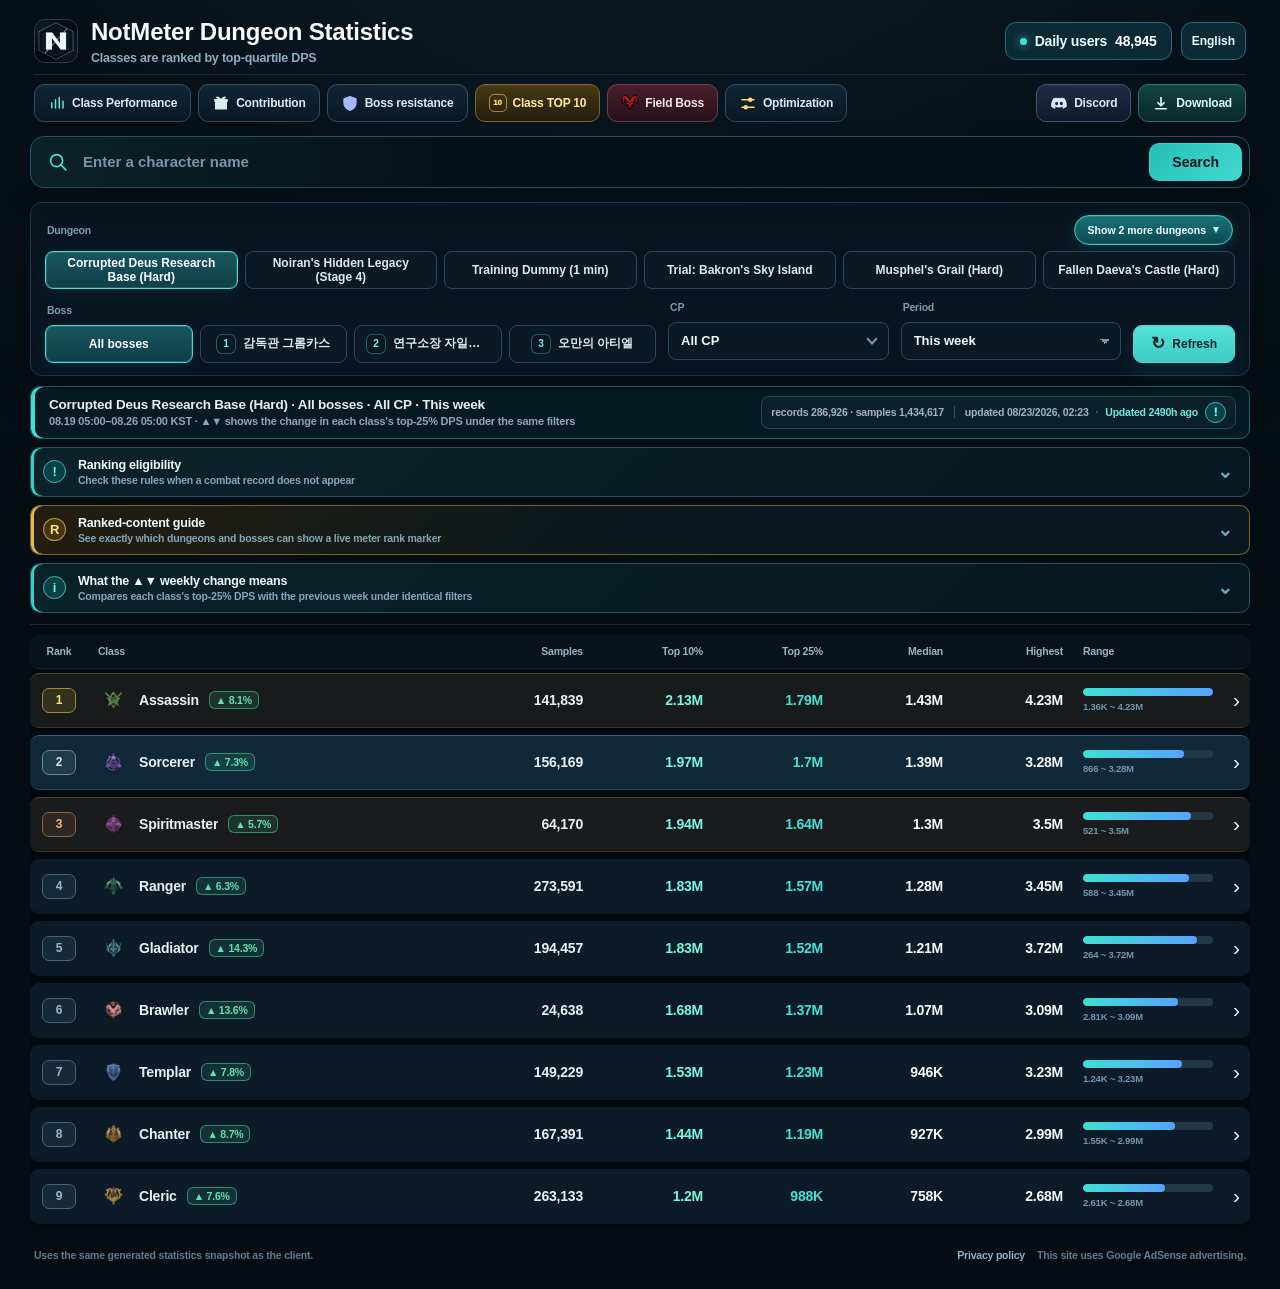
<file: docs/index.html>
<!doctype html>
<html lang="ko">
<head>
  <meta charset="utf-8">
  <meta name="viewport" content="width=device-width, initial-scale=1">
  <meta name="theme-color" content="#07111a">
  <meta name="description" content="NotMeter 던전 통계와 직업별 DPS 랭킹을 웹에서 확인하세요.">
  <meta name="google-adsense-account" content="ca-pub-7318383767094918">
  <meta property="og:type" content="website">
  <meta property="og:title" content="NotMeter 던전 통계">
  <meta property="og:description" content="직업별 상위 25% DPS와 TOP 20 랭킹을 동일한 통계 캐시로 확인하세요.">
  <meta property="og:url" content="https://notmeter.com/">
  <meta property="og:image" content="https://notmeter.com/assets/og.png">
  <meta name="twitter:card" content="summary_large_image">
  <meta name="twitter:title" content="NotMeter 던전 통계">
  <meta name="twitter:description" content="직업별 상위 25% DPS와 TOP 20 랭킹">
  <meta name="twitter:image" content="https://notmeter.com/assets/og.png">
  <title>NotMeter 던전 통계</title>
  <link rel="canonical" href="https://notmeter.com/">
  <link rel="icon" type="image/png" href="./assets/notmeter-icon.png">
  <link rel="stylesheet" href="./assets/app.css?v=20260823-1">
  <link rel="stylesheet" href="./assets/character.css?v=20260821-23">
  <script>
    (() => {
      const requestedView = new URLSearchParams(window.location.search).get("view") || "ranking";
      const pageView = ["ranking", "class-top10", "class-performance", "contribution", "boss-resistance", "field-boss", "optimization", "character"]
        .includes(requestedView) ? requestedView : "ranking";
      let savedLocale = "";
      try {
        savedLocale = localStorage.getItem("notmeter-stats-locale") || "";
      } catch {
        // Storage can be unavailable in privacy mode; browser language remains safe.
      }
      const browserLocale = String(navigator.language || "").toLowerCase();
      const locale = ["ko", "en", "zh-TW"].includes(savedLocale)
        ? savedLocale
        : browserLocale.startsWith("zh")
          ? "zh-TW"
          : browserLocale.startsWith("ko") ? "ko" : "en";
      const routeMetadata = {
        ko: {
          ranking: {
            title: "NotMeter 던전 통계",
            description: "NotMeter 던전 통계와 직업별 DPS 랭킹을 웹에서 확인하세요."
          },
          "class-top10": {
            title: "NotMeter 클래스 종합 TOP 10",
            description: "여러 던전과 CP 구간의 성적을 합산한 클래스별 종합 TOP 10을 확인하세요."
          },
          "class-performance": {
            title: "NotMeter CP 보정 직업 DPS 통계",
            description: "이번 주 동일 조건 전투기록을 CP로 보정해 직업별 DPS 성능과 신뢰도를 비교합니다."
          },
          "contribution": {
            title: "NotMeter 기여도 통계",
            description: "이번 주 주요 던전 최종 보스에서 직업별 기여도 5% 미만 발생 빈도를 확인합니다."
          },
          "boss-resistance": {
            title: "NotMeter 보스 저항 통계",
            description: "전체 기간 누적 표본으로 보스별 강타·완벽 저항과 치명타·회피 판정을 분석합니다."
          },
          "stat-efficiency": {
            title: "NotMeter 스탯 효율 계산기",
            description: "딜미터기에서 복사한 내 스탯으로 직업과 스킬별 성장 효율을 간편하게 비교합니다."
          },
          "field-boss": {
            title: "NotMeter 필드보스 현황",
            description: "NotMeter가 수집한 서버별 필드보스 출현 시간과 남은 시간을 확인하세요."
          },
          "optimization": {
            title: "NotMeter 아이온2 그래픽 최적화",
            description: "PC 사양과 증상에 맞는 안전한 아이온2 Unreal Engine 5 설정을 생성합니다."
          },
          "character": {
            title: "NotMeter 캐릭터 검색",
            description: "아이온2 캐릭터의 장비, 영혼 각인, 마석, 스킬과 성장 정보를 한눈에 확인하세요."
          }
        },
        en: {
          ranking: {
            title: "NotMeter Dungeon Statistics",
            description: "Explore NotMeter dungeon statistics and DPS rankings by class."
          },
          "class-top10": {
            title: "NotMeter Class Overall TOP 10",
            description: "View the overall class TOP 10 aggregated across dungeons and CP brackets."
          },
          "class-performance": {
            title: "NotMeter CP-adjusted Class DPS",
            description: "Compare weekly class DPS and confidence using CP-adjusted encounters under matching conditions."
          },
          "contribution": {
            title: "NotMeter Contribution Statistics",
            description: "Compare how often each class falls below 5% contribution on key final bosses this week."
          },
          "boss-resistance": {
            title: "NotMeter Boss Resistance Statistics",
            description: "Estimate Evasion, Critical, Power-hit, and Perfect resistance for each boss from live stats and combat outcomes."
          },
          "stat-efficiency": {
            title: "NotMeter Stat Efficiency Calculator",
            description: "Paste stats copied from NotMeter to compare upgrades by class and skill."
          },
          "field-boss": {
            title: "NotMeter Field Boss Status",
            description: "Check field boss spawn times and remaining time collected by NotMeter for each server."
          },
          "optimization": {
            title: "NotMeter AION2 Graphics Optimizer",
            description: "Generate safe AION2 Unreal Engine 5 settings for your PC and performance issues."
          },
          "character": {
            title: "NotMeter Character Search",
            description: "View AION2 equipment, soul engravings, manastones, skills, and progression in one place."
          }
        },
        "zh-TW": {
          ranking: {
            title: "NotMeter 副本統計",
            description: "查看 NotMeter 副本統計與各職業 DPS 排名。"
          },
          "class-top10": {
            title: "NotMeter 職業綜合 TOP 10",
            description: "查看彙整多個副本與 CP 區間成績的各職業綜合 TOP 10。"
          },
          "class-performance": {
            title: "NotMeter CP 校正職業 DPS 統計",
            description: "使用本週相同條件的戰鬥紀錄校正 CP，比較各職業 DPS 表現與可信度。"
          },
          "contribution": {
            title: "NotMeter 貢獻度統計",
            description: "查看本週主要副本最終首領中，各職業貢獻度低於 5% 的發生頻率。"
          },
          "boss-resistance": {
            title: "NotMeter 首領抗性統計",
            description: "結合角色屬性與戰鬥判定，查看各首領的迴避、暴擊抗性、強擊抗性與完美抗性推估值。"
          },
          "stat-efficiency": {
            title: "NotMeter 屬性效率計算器",
            description: "貼上從 NotMeter 複製的角色屬性，比較各職業與技能的成長效率。"
          },
          "field-boss": {
            title: "NotMeter 世界首領現況",
            description: "查看 NotMeter 收集的各伺服器世界首領出現時間與剩餘時間。"
          },
          "optimization": {
            title: "NotMeter AION2 圖形最佳化",
            description: "依照電腦配備與問題，產生安全的 AION2 Unreal Engine 5 設定。"
          },
          "character": {
            title: "NotMeter 角色搜尋",
            description: "一次查看 AION2 角色的裝備、靈魂刻印、魔石、技能與成長資訊。"
          }
        }
      };
      const metadata = routeMetadata[locale][pageView] || routeMetadata[locale].ranking;

      const canonicalUrl = new URL("https://notmeter.com/");
      canonicalUrl.searchParams.set("view", pageView);
      const canonical = canonicalUrl.toString();
      const setMeta = (selector, content) => {
        const element = document.querySelector(selector);
        if (element) {
          element.setAttribute("content", content);
        }
      };

      document.documentElement.lang = locale;
      document.title = metadata.title;
      document.querySelector('link[rel="canonical"]')?.setAttribute(
        "href",
        pageView === "ranking" ? "https://notmeter.com/" : canonical);
      setMeta('meta[name="description"]', metadata.description);
      setMeta('meta[property="og:title"]', metadata.title);
      setMeta('meta[property="og:description"]', metadata.description);
      setMeta('meta[property="og:url"]', pageView === "ranking" ? "https://notmeter.com/" : canonical);
      setMeta('meta[name="twitter:title"]', metadata.title);
      setMeta('meta[name="twitter:description"]', metadata.description);
    })();
  </script>
  <script async src="https://pagead2.googlesyndication.com/pagead/js/adsbygoogle.js?client=ca-pub-7318383767094918" crossorigin="anonymous"></script>
  <script src="./assets/field-boss-catalog.js?v=20260819-2" defer></script>
  <script src="./assets/field-boss-kibelisk-catalog.js?v=20260819-2" defer></script>
  <script src="./assets/combat-detail-buffs.js?v=20260823-1" defer></script>
  <script src="./assets/stats-copy.zh-TW.js?v=20260822-1" defer></script>
  <script src="./assets/character.js?v=20260821-24" defer></script>
  <script src="./assets/app.js?v=20260823-2" defer></script>
</head>
<body>
  <div class="ambient ambient-one" aria-hidden="true"></div>
  <div class="ambient ambient-two" aria-hidden="true"></div>

  <main class="app-shell">
    <header class="topbar">
      <div class="brand">
        <img class="brand-icon" src="./assets/notmeter-icon.png" width="44" height="44" alt="">
        <div>
          <h1 id="page-title">NotMeter 던전 통계</h1>
          <p id="page-subtitle">직업별 상위 25% DPS 기준으로 정렬합니다</p>
        </div>
      </div>
      <div class="topbar-actions">
        <nav class="service-links" aria-label="NotMeter 바로가기" data-i18n-aria-label="serviceLinksAria">
          <a class="service-link class-performance-link" id="class-performance-button" href="./?view=class-performance" aria-current="false">
            <span class="feature-new-badge" data-feature-new-until="2026-08-17T13:40:00+09:00" data-i18n-title="newFeature" hidden>NEW</span>
            <span class="service-link-icon class-performance-link-icon" aria-hidden="true">
              <svg viewBox="0 0 24 24" focusable="false">
                <path d="M5 18V11M10 18V7M15 18V4M20 18V9"></path>
              </svg>
            </span>
            <span class="service-link-label" data-i18n="classPerformance">직업 성능</span>
          </a>
          <a class="service-link contribution-link" id="contribution-button" href="./?view=contribution" aria-current="false">
            <span class="feature-new-badge" data-feature-new-until="2026-08-19T23:59:59+09:00" data-i18n-title="newFeature" hidden>NEW</span>
            <span class="service-link-icon contribution-link-icon" aria-hidden="true">
              <svg viewBox="0 0 24 24" focusable="false">
                <path d="M4 9h16v11H4zM3 6h18v4H3zM12 6v14M8 6c-2.4 0-3.5-3.2-.7-3.2C9.6 2.8 12 6 12 6M16 6c2.4 0 3.5-3.2.7-3.2C14.4 2.8 12 6 12 6"></path>
              </svg>
            </span>
            <span class="service-link-label" data-i18n="contributionStats">기여도 통계</span>
          </a>
          <a class="service-link boss-resistance-link" id="boss-resistance-button" href="./?view=boss-resistance" aria-current="false">
            <span class="feature-new-badge" data-feature-new-until="2026-08-22T23:59:59+09:00" data-i18n-title="newFeature" hidden>NEW</span>
            <span class="service-link-icon boss-resistance-link-icon" aria-hidden="true">
              <svg viewBox="0 0 24 24" focusable="false">
                <path d="M12 3 20 6v5c0 5-3.2 8.3-8 10-4.8-1.7-8-5-8-10V6l8-3Z"></path>
                <path d="M12 7v9M8.5 11.5h7"></path>
              </svg>
            </span>
            <span class="service-link-label" data-i18n="bossResistanceStats">보스 저항 통계</span>
          </a>
          <a class="service-link stat-efficiency-link" id="stat-efficiency-button" href="./" aria-current="false" hidden aria-hidden="true" tabindex="-1">
            <span class="feature-new-badge" data-feature-new-until="2026-08-24T23:59:59+09:00" data-i18n-title="newFeature" hidden>NEW</span>
            <span class="service-link-icon stat-efficiency-link-icon" aria-hidden="true">
              <svg viewBox="0 0 24 24" focusable="false">
                <rect x="4" y="3" width="16" height="18" rx="3"></rect>
                <path d="M8 7h8M8 12h2m4 0h2M8 16h2m4 0h2"></path>
              </svg>
            </span>
            <span class="service-link-label" data-i18n="statEfficiencyCalculator">스탯 효율 계산기</span>
          </a>
          <a class="service-link class-top10-link" id="class-top10-button" href="./?view=class-top10" aria-current="false">
            <span class="service-link-icon class-top10-link-icon" aria-hidden="true">10</span>
            <span class="service-link-label" data-i18n="classTop10">클래스 TOP 10</span>
          </a>
          <a class="service-link field-boss-link" id="field-boss-button" href="./?view=field-boss" aria-current="false">
            <span class="service-link-icon field-boss-link-icon" aria-hidden="true">
              <img src="./assets/boss-icon.png" alt="">
            </span>
            <span class="service-link-label" data-i18n="fieldBoss">필드보스</span>
          </a>
          <a class="service-link optimization-link" id="optimization-button" href="./?view=optimization" aria-current="false">
            <span class="service-link-icon optimization-link-icon" aria-hidden="true">
              <svg viewBox="0 0 24 24" focusable="false">
                <path d="M4 7h9m4 0h3M4 17h3m4 0h9"></path>
                <circle cx="15" cy="7" r="2"></circle>
                <circle cx="9" cy="17" r="2"></circle>
              </svg>
            </span>
            <span class="service-link-label" data-i18n="optimization">최적화</span>
          </a>
          <a class="service-link discord-link" href="https://discord.com/invite/DuAuuhdrwy" target="_blank" rel="noopener noreferrer">
            <span class="service-link-icon discord-icon" aria-hidden="true">
              <svg viewBox="0 0 24 24" focusable="false">
                <path d="M19.5 5.34A17.2 17.2 0 0 0 15.44 4l-.5 1.02a15.7 15.7 0 0 0-5.86 0L8.56 4A17.4 17.4 0 0 0 4.5 5.35C1.93 9.12 1.23 12.8 1.58 16.43a16.5 16.5 0 0 0 4.98 2.52l1.2-1.64a10.8 10.8 0 0 1-1.9-.92l.47-.36c3.67 1.7 7.65 1.7 11.27 0l.48.36c-.61.36-1.25.67-1.91.92l1.2 1.64a16.4 16.4 0 0 0 4.98-2.52c.42-4.2-.72-7.84-2.85-11.09ZM8.87 14.22c-1.1 0-2.01-1.01-2.01-2.25s.89-2.26 2.01-2.26c1.13 0 2.03 1.02 2.01 2.26 0 1.24-.89 2.25-2.01 2.25Zm6.26 0c-1.1 0-2.01-1.01-2.01-2.25s.89-2.26 2.01-2.26c1.13 0 2.03 1.02 2.01 2.26 0 1.24-.88 2.25-2.01 2.25Z"/>
              </svg>
            </span>
            <span class="service-link-label" data-i18n="discord">디스코드</span>
          </a>
          <a class="service-link download-link" href="https://github.com/Not4You-Dev/NotMeter-Update/releases/latest/download/NotMeter.zip">
            <span class="service-link-icon download-icon" aria-hidden="true">
              <svg viewBox="0 0 24 24" focusable="false">
                <path d="M12 4v11m0 0 4-4m-4 4-4-4M5 19h14"/>
              </svg>
            </span>
            <span class="service-link-label" data-i18n="download">다운로드</span>
          </a>
        </nav>
        <div class="live-pill" title="최근 집계된 일일 사용자 수" data-i18n-title="dailyUsersTitle">
          <span class="live-dot" aria-hidden="true"></span>
          <span data-i18n="dailyUsers">일일 사용자</span>
          <strong id="daily-user-count">—</strong>
        </div>
        <button class="ghost-button" id="language-button" type="button" aria-label="언어 전환" data-i18n-aria-label="languageSwitchAria">EN</button>
      </div>
    </header>

    <section class="global-character-search" id="global-character-search" aria-label="캐릭터 검색">
      <form class="character-search-form" id="character-search-form" role="search" autocomplete="off">
        <span class="character-search-mark" aria-hidden="true">
          <svg viewBox="0 0 24 24" focusable="false"><circle cx="10.5" cy="10.5" r="6.5"></circle><path d="m15.5 15.5 5 5"></path></svg>
        </span>
        <label class="sr-only" for="character-search-input">캐릭터 이름</label>
        <input id="character-search-input" name="character" type="search" maxlength="20"
          placeholder="캐릭터 이름을 입력하세요" aria-controls="character-search-popover"
          aria-expanded="false" spellcheck="false">
        <button id="character-search-submit" type="submit">검색</button>
      </form>
      <div class="character-search-popover" id="character-search-popover" hidden>
        <div class="character-search-popover-head">
          <div class="character-search-popover-heading">
            <strong id="character-search-popover-title">최근 검색한 캐릭터</strong>
            <div class="character-search-race-filters" id="character-search-race-filters" role="group"
              aria-label="종족 필터" hidden>
              <button type="button" data-search-race="all" aria-pressed="true">전체</button>
              <button type="button" data-search-race="elyos" aria-pressed="false">천족</button>
              <button type="button" data-search-race="asmodian" aria-pressed="false">마족</button>
            </div>
          </div>
          <span id="character-search-status" aria-live="polite">최대 10개까지 저장됩니다</span>
        </div>
        <div class="character-search-results" id="character-search-results"></div>
      </div>
    </section>

    <aside class="sponsor-mobile" aria-label="광고" data-i18n-aria-label="advertisementAria">
      <a class="sponsor-mobile-link" href="https://buly.kr/8IySyKj" target="_blank"
        rel="sponsored noopener noreferrer" aria-label="사종키나 광고 페이지 열기" data-i18n-aria-label="sponsorOpenAria">
        <span class="sponsor-ad-badge" data-i18n="advertisement">광고</span>
        <img src="./assets/sponsor-kinah-mobile.jpg" width="960" height="480"
          decoding="async" alt="사종키나 키나 직접 최저가 판매 광고">
      </a>
    </aside>

    <section class="optimization-surface" id="optimization-surface" hidden>
      <div class="optimization-surface-heading">
        <div>
          <span class="optimization-surface-kicker">AION2 ENGINE.INI</span>
          <h2 data-i18n="optimizationSurfaceTitle">그래픽 최적화 설정</h2>
          <p data-i18n="optimizationSurfaceDescription">현재 페이지에서 설정을 생성하며 상단 메뉴와 광고는 그대로 유지됩니다.</p>
        </div>
        <a class="ranking-back-button" id="optimization-back-button" href="./">
          <span class="ranking-back-button-icon" aria-hidden="true">←</span>
          <span data-i18n="backToRanking">랭킹으로 돌아가기</span>
        </a>
      </div>
      <div class="optimization-frame-shell">
        <iframe id="optimization-frame"
          title="아이온2 그래픽 최적화 설정 생성기"
          data-i18n-title="optimizationFrameTitle"
          data-src="./optimization.html?embed=1&amp;v=20260815-1"
          allow="clipboard-write"
          loading="eager"></iframe>
      </div>
    </section>

    <section class="character-surface" id="character-surface" hidden>
      <header class="character-page-heading">
        <div>
          <span class="character-page-kicker">AION2 CHARACTER · OFFICIAL DATA</span>
          <h2 id="character-page-title">캐릭터 정보</h2>
          <p id="character-page-description">장비 옵션과 영혼 각인, 마석을 한 화면에서 비교할 수 있습니다.</p>
        </div>
        <a class="ranking-back-button" id="character-back-button" href="./">
          <span class="ranking-back-button-icon" aria-hidden="true">←</span>
          <span>랭킹으로 돌아가기</span>
        </a>
      </header>
      <div class="character-page-state" id="character-loading-state">
        <div class="spinner" aria-hidden="true"></div>
        <strong>공식 캐릭터 정보를 불러오는 중입니다</strong>
        <span>장비별 영혼 각인과 마석을 함께 확인하고 있습니다.</span>
      </div>
      <div class="character-page-state character-page-error" id="character-error-state" hidden>
        <div class="error-mark" aria-hidden="true">!</div>
        <strong id="character-error-title">캐릭터 정보를 불러오지 못했습니다</strong>
        <span id="character-error-message">잠시 후 다시 시도해 주세요.</span>
        <button class="refresh-button compact" id="character-retry-button" type="button">다시 시도</button>
      </div>
      <div class="character-profile-content" id="character-profile-content" hidden></div>
    </section>

    <section class="contribution-surface" id="contribution-surface" hidden>
      <div class="contribution-heading">
        <div class="contribution-heading-copy">
          <span class="contribution-heading-icon" aria-hidden="true"><svg viewBox="0 0 24 24" focusable="false"><path d="M4 9h16v11H4zM3 6h18v4H3zM12 6v14M8 6c-2.4 0-3.5-3.2-.7-3.2C9.6 2.8 12 6 12 6M16 6c2.4 0 3.5-3.2.7-3.2C14.4 2.8 12 6 12 6"></path></svg></span>
          <div>
            <span class="contribution-kicker">FINAL BOSS · SHARE &lt; 5% · THIS WEEK</span>
            <h2 data-i18n="contributionStatsTitle">최종 보스 기여도 통계</h2>
            <p data-i18n="contributionStatsDescription">이번 주 주요 던전 최종 보스에서 직업별 기여도 5% 미만 발생 빈도를 비교합니다.</p>
          </div>
        </div>
        <a class="ranking-back-button" id="contribution-back-button" href="./"><span class="ranking-back-button-icon" aria-hidden="true">←</span><span data-i18n="backToRanking">랭킹으로 돌아가기</span></a>
      </div>
      <div class="contribution-summary" id="contribution-summary" hidden>
        <div><span data-i18n="contributionPeriod">집계 기간</span><strong id="contribution-period">—</strong></div>
        <div><span data-i18n="contributionRecords">최종 보스 기록</span><strong id="contribution-records">—</strong></div>
        <div><span data-i18n="contributionSamples">플레이어 표본</span><strong id="contribution-samples">—</strong></div>
        <div><span data-i18n="contributionLowSamples">5% 미만</span><strong id="contribution-low-samples">—</strong></div>
      </div>
      <nav class="contribution-tabs" id="contribution-tabs" aria-label="기여도 통계 던전 선택" data-i18n-aria-label="contributionDungeonAria"></nav>
      <div class="contribution-state" id="contribution-loading-state"><div class="spinner" aria-hidden="true"></div><p data-i18n="contributionLoading">이번 주 기여도 통계 캐시를 불러오는 중입니다</p></div>
      <div class="contribution-state contribution-error-state" id="contribution-error-state" hidden><div class="error-mark" aria-hidden="true">!</div><strong data-i18n="contributionLoadError">기여도 통계 캐시를 불러오지 못했습니다</strong><p id="contribution-error-message"></p><button class="refresh-button compact" id="contribution-retry-button" type="button" data-i18n="retry">다시 시도</button></div>
      <div class="contribution-state" id="contribution-empty-state" hidden><p data-i18n="contributionEmpty">이번 주 집계 가능한 최종 보스 기록이 아직 없습니다</p></div>
      <div class="contribution-content" id="contribution-content" hidden>
        <div class="contribution-content-heading"><div><strong id="contribution-dungeon-title">—</strong><span id="contribution-boss-title">—</span></div><span data-i18n="contributionSortGuide">5% 미만 발생률 높은 순</span></div>
        <div class="contribution-table-heading" aria-hidden="true"><span data-i18n="job">직업</span><span data-i18n="contributionLowCount">5% 미만</span><span data-i18n="contributionTotalCount">전체 표본</span><span data-i18n="contributionRate">발생률</span></div>
        <div class="contribution-rows" id="contribution-rows"></div>
      </div>
      <details class="contribution-method" open>
        <summary data-i18n="contributionMethodTitle">기여도 통계는 어떻게 계산하나요?</summary>
        <div class="contribution-method-grid">
          <article><b>01</b><strong data-i18n="contributionMethodScopeTitle">집계 대상</strong><p data-i18n="contributionMethodScopeText">이번 주 수요일 05:00부터 다음 수요일 05:00까지 저장된 4개 던전의 최종 보스 확정 처치 기록만 사용합니다.</p></article>
          <article><b>02</b><strong data-i18n="contributionMethodFormulaTitle">5% 계산</strong><p data-i18n="contributionMethodFormulaText">처치기록에 저장된 기여도를 사용하며 5% 미만만 집계합니다. 과거 기록은 저장된 피해량과 보스 MAX HP로 같은 기준을 복원하고, 정확히 5%는 제외합니다.</p></article>
          <article><b>03</b><strong data-i18n="contributionMethodSampleTitle">표본 단위</strong><p data-i18n="contributionMethodSampleText">한 캐릭터가 여러 번 참여하면 각 전투를 별도 표본으로 셉니다. 발생률은 5% 미만 표본 수 ÷ 해당 직업 전체 표본 수입니다.</p></article>
          <article><b>04</b><strong data-i18n="contributionMethodTrustTitle">신뢰성 기준</strong><p data-i18n="contributionMethodTrustText">서버·직업·파티원이 모두 확인되고 통계 유효성 검증을 통과한 완전한 기록만 사용합니다. 불완전하거나 변조가 의심되는 기록은 제외합니다.</p></article>
        </div>
        <p class="contribution-caution" data-i18n="contributionCaution">이 지표는 보상 기준 미달이 발생한 빈도이며 직업 DPS 순위가 아닙니다. 파티 구성·공략 역할·숙련도 차이를 함께 고려해 해석해 주세요.</p>
      </details>
    </section>

    <section class="boss-resistance-surface" id="boss-resistance-surface" hidden>
      <div class="boss-resistance-page-heading">
        <div class="boss-resistance-page-heading-copy">
          <span class="boss-resistance-page-icon" aria-hidden="true">
            <svg viewBox="0 0 24 24" focusable="false">
              <path d="M12 3 20 6v5c0 5-3.2 8.3-8 10-4.8-1.7-8-5-8-10V6l8-3Z"></path>
              <path d="M12 7v9M8.5 11.5h7"></path>
            </svg>
          </span>
          <div>
            <span class="boss-resistance-page-kicker">ALL TIME · ACCURACY · CRITICAL · HARD HIT · PERFECT</span>
            <h2 data-i18n="bossResistanceStatsTitle">보스 저항 통계</h2>
            <p data-i18n="bossResistanceStatsDescription">강타·완벽 저항은 추정값을 표시하고, 치명타·회피는 수치 구간별 판정 표본으로 환산식을 검증합니다.</p>
          </div>
        </div>
        <a class="ranking-back-button" id="boss-resistance-back-button" href="./">
          <span class="ranking-back-button-icon" aria-hidden="true">←</span>
          <span data-i18n="backToRanking">랭킹으로 돌아가기</span>
        </a>
      </div>
      <div class="boss-resistance-guide">
        <span data-i18n="bossResistanceAllTime">전체 기간 누적</span>
        <p data-i18n="bossResistanceSamplesGuide">치명타·회피는 유효 스탯 구간별 성공·실패를 분리해 수집하며, 검증된 환산식이 나오기 전에는 저항 수치를 표시하지 않습니다. 페리·막기는 회피와 별도 판정입니다.</p>
      </div>
      <nav class="boss-resistance-tabs" id="boss-resistance-tabs" aria-label="보스 저항 통계 던전 선택" data-i18n-aria-label="bossResistanceDungeonAria"></nav>
      <div class="boss-resistance-content" id="boss-resistance-content" hidden>
        <div class="boss-resistance-content-heading">
          <strong id="boss-resistance-dungeon-title">—</strong>
          <span data-i18n="bossResistanceAllTime">전체 기간 누적</span>
        </div>
        <div class="boss-resistance-rows" id="boss-resistance-rows"></div>
      </div>
      <div class="boss-resistance-empty" id="boss-resistance-empty" hidden data-i18n="bossResistanceNoData">표시할 보스 정보가 없습니다.</div>
    </section>

    <section class="stat-efficiency-surface" id="stat-efficiency-surface" hidden>
      <div class="stat-efficiency-heading">
        <div class="stat-efficiency-heading-copy">
          <span class="stat-efficiency-heading-icon" aria-hidden="true">
            <svg viewBox="0 0 24 24" focusable="false">
              <rect x="4" y="3" width="16" height="18" rx="3"></rect>
              <path d="M8 7h8M8 12h2m4 0h2M8 16h2m4 0h2"></path>
            </svg>
          </span>
          <div>
            <span class="stat-efficiency-kicker">MY BUILD · GROWTH GUIDE</span>
            <h2 data-stat-i18n="title">스탯 효율 계산기</h2>
            <p data-stat-i18n="subtitle">내 캐릭터에서 무엇을 올려야 가장 강해지는지 비교합니다.</p>
          </div>
        </div>
        <a class="ranking-back-button" id="stat-efficiency-back-button" href="./">
          <span class="ranking-back-button-icon" aria-hidden="true">←</span>
          <span data-i18n="backToRanking">랭킹으로 돌아가기</span>
        </a>
      </div>

      <section class="stat-import-card" aria-labelledby="stat-import-title">
        <div class="stat-import-copy">
          <span class="stat-import-step">1</span>
          <div>
            <strong id="stat-import-title" data-stat-i18n="importTitle">딜미터기에서 복사한 내 스탯 붙여넣기</strong>
            <p data-stat-i18n="importDescription">딜미터기 처치 기록 상단의 ‘내 스탯 복사’를 누른 뒤 아래 칸에 붙여넣으면 현재 캐릭터 스탯이 자동 입력됩니다.</p>
          </div>
        </div>
        <div class="stat-import-control">
          <textarea id="stat-import" rows="1" autocomplete="off" autocapitalize="off" spellcheck="false"
            data-stat-i18n-placeholder="importPlaceholder" placeholder="여기를 누르고 Ctrl+V로 붙여넣기"></textarea>
          <span class="stat-import-status" id="stat-import-status" aria-live="polite" data-stat-i18n="importWaiting">복사한 값을 기다리고 있습니다</span>
        </div>
      </section>

      <section class="test-notice" role="note">
        <span aria-hidden="true">!</span>
        <div>
          <strong data-stat-i18n="noticeTitle">테스트 기능 안내</strong>
          <p data-stat-i18n="notice">표본 상관관계로 계수를 만들지 않습니다. 무기 피해 증폭·속성 증폭·관통처럼 현재 입력만으로 정확히 분리할 수 없는 항목은 숨깁니다.</p>
        </div>
      </section>

      <section class="efficiency-hero">
        <div>
          <span class="efficiency-kicker" data-stat-i18n="heroKicker">실전 데이터 기반</span>
          <h3 data-stat-i18n="heroTitle">직업 전체 전투 기준 성장 우선순위를 확인하세요</h3>
          <p data-stat-i18n="heroDescription">주신 스탯과 PVE·보스 스탯을 함께 비교하며, 던전에서 받은 정상적인 파티 버프도 분석에 반영합니다.</p>
        </div>
        <div class="model-state collecting" id="model-state" aria-live="polite">
          <span class="model-state-dot" aria-hidden="true"></span>
          <div>
            <strong id="model-state-title" data-stat-i18n="collecting">표본 수집 중 · 준비 중</strong>
            <span id="model-sample-count">표본 수 확인 중</span>
          </div>
        </div>
      </section>

      <section class="source-scope" aria-label="수집 대상">
        <span data-stat-i18n="sourceOnly">분석 대상</span>
        <strong data-stat-i18n="deus">잠식된 데우스 연구기지(어려움)</strong>
        <i aria-hidden="true"></i>
        <strong data-stat-i18n="noiran">노이란의 숨겨진 유산(4단계)</strong>
      </section>

      <section class="calculation-guide" aria-labelledby="calculation-guide-title">
        <div class="calculation-guide-heading">
          <span aria-hidden="true">?</span>
          <div>
            <strong id="calculation-guide-title" data-stat-i18n="guideTitle">어떤 결과가 표시되나요?</strong>
            <p data-stat-i18n="guideDescription">스탯을 넣지 않아도 통계를 볼 수 있고, 내 스탯을 붙여넣으면 개인 기준으로 자동 보정됩니다.</p>
          </div>
        </div>
        <div class="calculation-guide-modes">
          <article>
            <b data-stat-i18n="guideOverviewTitle">스탯 미입력 · 전체 통계</b>
            <span data-stat-i18n="guideOverviewDescription">선택한 직업의 실제 표본 중 대표 스탯을 기준으로 전체 전투 효율 순위를 바로 보여줍니다.</span>
          </article>
          <i aria-hidden="true">→</i>
          <article class="personal">
            <b data-stat-i18n="guidePersonalTitle">내 스탯 붙여넣기 · 개인 보정</b>
            <span data-stat-i18n="guidePersonalDescription">현재 공격력·증폭·판정 수치를 반영해 내 캐릭터에서 실제로 더 유리한 순위로 자동 변경합니다.</span>
          </article>
        </div>
        <div class="calculation-method" aria-label="스탯 효율 계산 기준" data-stat-i18n-aria-label="methodAria">
          <strong data-stat-i18n="methodTitle">어떻게 계산하나요?</strong>
          <div class="calculation-method-grid">
            <article><b data-stat-i18n="methodDataTitle">1. 실전 표본 수집</b><span data-stat-i18n="methodDataDescription">지원 던전에서 최종 스탯·직업·스킬·공격 방향·보스 상태가 함께 확인된 피해만 사용합니다.</span></article>
            <article><b data-stat-i18n="methodModelTitle">2. 공식식과 표본 분리</b><span data-stat-i18n="methodModelDescription">검증된 피해식은 고정하고, 표본은 직업별 스킬 피해 비중·공격 방향·추가타 피해량을 교차 검증하는 데만 사용합니다.</span></article>
            <article><b data-stat-i18n="methodCompareTitle">3. 상승 전후 재계산</b><span data-stat-i18n="methodCompareDescription">같은 전투 조건에서 각 스탯을 +1, +10 또는 +1%p 바꿔 공식식으로 기대 피해를 다시 계산합니다.</span></article>
            <article><b data-stat-i18n="methodValidationTitle">4. 검증된 항목만 공개</b><span data-stat-i18n="methodValidationDescription">장비·기본 공격력 분리가 필요한 무기 피해 증폭과 독립식이 미확인된 속성 증폭·관통은 순위에서 제외합니다.</span></article>
          </div>
        </div>
      </section>

      <div class="efficiency-layout">
        <form class="efficiency-form" id="efficiency-form" novalidate>
		  <input name="sealstoneAdditionalDamage" type="hidden" value="0">
          <section class="efficiency-card">
            <header><span>01</span><div><h3 data-stat-i18n="combatProfile">전투 조건</h3><p data-stat-i18n="combatProfileHelp">직업만 선택하면 검증된 보스의 전체 스킬·공격 방향 표본을 종합합니다.</p></div></header>
            <div class="field-grid profile-grid job-profile-grid">
              <div class="job-profile-summary">
                <span data-stat-i18n="analysisScope">분석 범위</span>
                <strong data-stat-i18n="jobOverallScope">직업 전체 전투 종합</strong>
                <small data-stat-i18n="jobOverallHelp">스킬·레벨·특성을 따로 고르지 않고 실제 수집된 전체 전투 표본으로 계산합니다.</small>
              </div>
            </div>
          </section>

          <section class="efficiency-card divine-card">
            <header><span>02</span><div><h3 data-stat-i18n="divineStats">주신 스탯</h3><p data-stat-i18n="divineStatsHelp">각 스탯 1당 확인된 상승 효과를 함께 표시합니다.</p></div></header>
            <div class="field-grid divine-grid">
              <label><span data-stat-i18n="power">위력</span><small data-stat-i18n="powerGrowth">1당 공격력 증가 +0.1%p</small><input name="power" type="number" min="0" max="10000" required></label>
              <label><span data-stat-i18n="vitality">체력</span><small data-stat-i18n="growthPending">공격 연동 효과 확인 중</small><input name="vitality" type="number" min="0" max="10000" required></label>
              <label><span data-stat-i18n="agility">민첩</span><small data-stat-i18n="growthPending">공격 연동 효과 확인 중</small><input name="agility" type="number" min="0" max="10000" required></label>
              <label><span data-stat-i18n="knowledge">지식</span><small data-stat-i18n="growthPending">공격 연동 효과 확인 중</small><input name="knowledge" type="number" min="0" max="10000" required></label>
              <label><span data-stat-i18n="precision">정확</span><small data-stat-i18n="precisionGrowth">1당 명중·치명타 증가 +0.1%p</small><input name="precision" type="number" min="0" max="10000" required></label>
              <label><span data-stat-i18n="will">의지</span><small data-stat-i18n="growthPending">공격 연동 효과 확인 중</small><input name="will" type="number" min="0" max="10000" required></label>
              <label><span data-stat-i18n="justice">정의</span><small data-stat-i18n="justiceGrowth">1당 완벽 +0.2%p</small><input name="justice" type="number" min="0" max="10000" required></label>
              <label><span data-stat-i18n="freedom">자유</span><small data-stat-i18n="freedomGrowth">1당 명중 증가 +0.2%p</small><input name="freedom" type="number" min="0" max="10000" required></label>
              <label><span data-stat-i18n="illusion">환상</span><small data-stat-i18n="illusionGrowth">1당 재시전 시간 −0.2%p</small><input name="illusion" type="number" min="0" max="10000" required></label>
              <label><span data-stat-i18n="life">생명</span><small data-stat-i18n="growthPending">공격 연동 효과 확인 중</small><input name="life" type="number" min="0" max="10000" required></label>
              <label><span data-stat-i18n="time">시간</span><small data-stat-i18n="timeGrowth">1당 전투 속도 +0.2%p</small><input name="time" type="number" min="0" max="10000" required></label>
              <label><span data-stat-i18n="destruction">파괴</span><small data-stat-i18n="destructionGrowth">1당 공격력 증가 +0.2%p</small><input name="destruction" type="number" min="0" max="10000" required></label>
              <label><span data-stat-i18n="death">죽음</span><small data-stat-i18n="deathGrowth">1당 치명타 증가 +0.2%p</small><input name="death" type="number" min="0" max="10000" required></label>
              <label><span data-stat-i18n="wisdom">지혜</span><small data-stat-i18n="wisdomGrowth">1당 강타 +0.2%p</small><input name="wisdom" type="number" min="0" max="10000" required></label>
              <label><span data-stat-i18n="destiny">운명</span><small data-stat-i18n="growthPending">공격 연동 효과 확인 중</small><input name="destiny" type="number" min="0" max="10000" required></label>
              <label><span data-stat-i18n="space">공간</span><small data-stat-i18n="growthPending">공격 연동 효과 확인 중</small><input name="space" type="number" min="0" max="10000" required></label>
            </div>
          </section>

          <section class="efficiency-card">
            <header><span>03</span><div><h3 data-stat-i18n="attackStats">공격 스탯</h3><p data-stat-i18n="attackStatsHelp">복사 기능을 사용하면 자동 입력됩니다.</p></div></header>
            <div class="field-grid stat-grid">
			  <label><span data-stat-i18n="attack">기초 공격력</span><input name="attack" type="number" min="1" max="10000000" required></label>
			  <label><span data-stat-i18n="additionalAttack">추가 공격력</span><input name="additionalAttack" type="number" min="0" max="10000000" required></label>
			  <label><span data-stat-i18n="minimumAttack">최소 공격력</span><input name="minimumAttack" type="number" min="0" max="10000000" required></label>
			  <label><span data-stat-i18n="maximumAttack">최대 공격력</span><input name="maximumAttack" type="number" min="0" max="10000000" required></label>
			  <label><span data-stat-i18n="criticalAttackPower">치명타 공격력</span><input name="criticalAttackPower" type="number" min="0" max="10000000" required></label>
              <label><span data-stat-i18n="accuracy">명중</span><input name="accuracy" type="number" min="0" max="10000000" required></label>
			  <label><span data-stat-i18n="weaponAccuracy">무기 명중</span><input name="weaponAccuracy" type="number" min="0" max="10000000" required></label>
              <label><span data-stat-i18n="critical">치명타</span><input name="critical" type="number" min="0" max="10000000" required></label>
			  <label><span data-stat-i18n="defense">방어력</span><input name="defense" type="number" min="0" max="10000000" required></label>
			  <label><span data-stat-i18n="armorDefense">방어구 방어력</span><input name="armorDefense" type="number" min="0" max="10000000" required></label>
              <label hidden><span data-stat-i18n="penetration">관통</span><input name="penetration" type="number" min="0" max="10000000" required></label>
              <label><span data-stat-i18n="pveAttack">PVE 공격력</span><input name="pveAttack" type="number" min="0" max="10000000" value="0"></label>
              <label><span data-stat-i18n="pveAccuracy">PVE 명중</span><input name="pveAccuracy" type="number" min="0" max="10000000" value="0"></label>
              <label><span data-stat-i18n="bossAttack">보스 공격력</span><input name="bossAttack" type="number" min="0" max="10000000" value="0"></label>
              <label><span data-stat-i18n="frontAttack">전방 공격력</span><input name="frontAttack" type="number" min="0" max="10000000" value="0"></label>
              <label><span data-stat-i18n="backAttack">후방 공격력</span><input name="backAttack" type="number" min="0" max="10000000" value="0"></label>
			  <label><span data-stat-i18n="frontCritical">전방 치명타</span><input name="frontCritical" type="number" min="0" max="10000000" value="0"></label>
			  <label><span data-stat-i18n="backCritical">후방 치명타</span><input name="backCritical" type="number" min="0" max="10000000" value="0"></label>
            </div>
          </section>

          <section class="efficiency-card">
            <header><span>04</span><div><h3 data-stat-i18n="percentStats">증폭·판정 스탯</h3><p data-stat-i18n="percentStatsHelp">다단 히트는 발동 20%+표기값+특화, 연속 굴림 50%+표기값으로 최대 4타까지 계산합니다.</p></div></header>
            <div class="field-grid stat-grid percent-grid">
			  <label><span data-stat-i18n="attackIncrease">공격력 증가율</span><input name="attackIncreasePercent" type="number" min="0" max="1000" step="0.01" value="0"></label>
			  <label><span data-stat-i18n="accuracyIncrease">명중 증가율</span><input name="accuracyIncreasePercent" type="number" min="0" max="1000" step="0.01" value="0"></label>
			  <label><span data-stat-i18n="criticalIncrease">치명타 증가율</span><input name="criticalIncreasePercent" type="number" min="0" max="1000" step="0.01" value="0"></label>
			  <label><span data-stat-i18n="defenseIncrease">방어력 증가율</span><input name="defenseIncreasePercent" type="number" min="0" max="1000" step="0.01" value="0"></label>
              <label><span data-stat-i18n="damageAmp">피해 증폭</span><input name="damageAmplificationPercent" type="number" min="0" max="1000" step="0.01" value="0"></label>
              <label><span data-stat-i18n="weaponAmp">무기 피해 증폭</span><input name="weaponDamageAmplificationPercent" type="number" min="0" max="1000" step="0.01" value="0"></label>
              <label><span data-stat-i18n="pveAmp">PVE 피해 증폭</span><input name="pveDamageAmplificationPercent" type="number" min="0" max="1000" step="0.01" value="0"></label>
              <label><span data-stat-i18n="bossAmp">보스 피해 증폭</span><input name="bossDamageAmplificationPercent" type="number" min="0" max="1000" step="0.01" value="0"></label>
              <label><span data-stat-i18n="criticalAmp">치명타 피해 증폭</span><input name="criticalDamageAmplificationPercent" type="number" min="0" max="1000" step="0.01" value="0"></label>
              <label><span data-stat-i18n="additionalHit">다단 히트 적중</span><input name="additionalHitAccuracyPercent" type="number" min="0" max="1000" step="0.01" value="0"></label>
              <label><span data-stat-i18n="perfect">완벽</span><input name="perfectPercent" type="number" min="0" max="1000" step="0.01" value="0"></label>
              <label><span data-stat-i18n="hardHit">강타</span><input name="hardHitPercent" type="number" min="0" max="1000" step="0.01" value="0"></label>
              <label><span data-stat-i18n="cooldownTime">재시전 시간</span><input name="cooldownTimePercent" type="number" min="-95" max="0" step="0.01" value="0" placeholder="-37.2"></label>
              <label><span data-stat-i18n="combatSpeed">전투 속도</span><input name="combatSpeedPercent" type="number" min="0" max="1000" step="0.01" value="0"></label>
              <label><span data-stat-i18n="frontAmp">전방 피해 증폭</span><input name="frontDamageAmplificationPercent" type="number" min="0" max="1000" step="0.01" value="0"></label>
              <label><span data-stat-i18n="backAmp">후방 피해 증폭</span><input name="backDamageAmplificationPercent" type="number" min="0" max="1000" step="0.01" value="0"></label>
            </div>
          </section>

		  <section class="efficiency-card" hidden aria-hidden="true">
			<header><span>05</span><div><h3 data-stat-i18n="attributeStats">속성·대상 증폭</h3></div></header>
			<div class="field-grid stat-grid percent-grid">
			  <label><span data-stat-i18n="waterAmp">물 속성 증폭</span><input name="waterDamageAmplificationPercent" type="number" min="0" max="1000" step="0.01" value="0"></label>
			  <label><span data-stat-i18n="fireAmp">불 속성 증폭</span><input name="fireDamageAmplificationPercent" type="number" min="0" max="1000" step="0.01" value="0"></label>
			  <label><span data-stat-i18n="windAmp">바람 속성 증폭</span><input name="windDamageAmplificationPercent" type="number" min="0" max="1000" step="0.01" value="0"></label>
			  <label><span data-stat-i18n="earthAmp">땅 속성 증폭</span><input name="earthDamageAmplificationPercent" type="number" min="0" max="1000" step="0.01" value="0"></label>
			  <label><span data-stat-i18n="holyAmp">신성 속성 증폭</span><input name="holyDamageAmplificationPercent" type="number" min="0" max="1000" step="0.01" value="0"></label>
			  <label><span data-stat-i18n="darkAmp">암흑 속성 증폭</span><input name="darkDamageAmplificationPercent" type="number" min="0" max="1000" step="0.01" value="0"></label>
			  <label><span data-stat-i18n="intellectAmp">지성형 피해 증폭</span><input name="intellectDamageAmplificationPercent" type="number" min="0" max="1000" step="0.01" value="0"></label>
			  <label><span data-stat-i18n="feralAmp">야성형 피해 증폭</span><input name="feralDamageAmplificationPercent" type="number" min="0" max="1000" step="0.01" value="0"></label>
			  <label><span data-stat-i18n="natureAmp">자연형 피해 증폭</span><input name="natureDamageAmplificationPercent" type="number" min="0" max="1000" step="0.01" value="0"></label>
			  <label><span data-stat-i18n="transAmp">변이형 피해 증폭</span><input name="transDamageAmplificationPercent" type="number" min="0" max="1000" step="0.01" value="0"></label>
			</div>
		  </section>

          <button class="calculate-button" type="submit" data-stat-i18n="calculate">효율 계산</button>
          <p class="form-error" id="form-error" role="alert" hidden></p>
        </form>

        <aside class="result-column">
          <section class="result-job-picker" aria-labelledby="result-job-picker-title">
            <div class="result-job-picker-heading">
              <strong id="result-job-picker-title" data-stat-i18n="jobPickerTitle">비교할 직업 선택</strong>
              <span data-stat-i18n="jobPickerHelp">직업 마크를 누르면 전체 효율 순위가 즉시 변경됩니다.</span>
            </div>
            <div class="result-job-options" id="result-job-options" role="group" aria-labelledby="result-job-picker-title"></div>
            <select class="job-picker-native" id="job" name="jobName" form="efficiency-form" required tabindex="-1" aria-hidden="true"></select>
          </section>
          <section class="result-card" id="result-card">
            <header><div><span class="result-kicker" data-stat-i18n="resultKicker">직업 전체 분석</span><h3 data-stat-i18n="resultTitle">단위별 스탯 효율</h3><small class="result-source" id="result-source">직업 대표 표본 기준</small></div><span class="confidence pending" id="confidence">검증 전</span></header>
			<div class="displayed-stats" id="displayed-stats" hidden>
			  <div class="displayed-stats-heading">
				<div><strong data-stat-i18n="displayedStatsTitle">실시간 스탯 시뮬레이션</strong><span data-stat-i18n="displayedStatsHelp">복사 기준에서 입력값을 바꾸면 게임 표시 최종 스탯이 바로 갱신됩니다.</span></div>
				<button id="simulation-reset" type="button" data-stat-i18n="simulationReset">복사 기준으로 초기화</button>
			  </div>
			  <div class="displayed-stats-grid">
				<div><span data-stat-i18n="displayedAttack">최종 공격력</span><strong id="displayed-attack">—</strong><small id="displayed-attack-delta"></small></div>
				<div><span data-stat-i18n="displayedAccuracy">최종 명중</span><strong id="displayed-accuracy">—</strong><small id="displayed-accuracy-delta"></small></div>
				<div><span data-stat-i18n="displayedCritical">최종 치명타</span><strong id="displayed-critical">—</strong><small id="displayed-critical-delta"></small></div>
				<div><span data-stat-i18n="displayedDefense">최종 방어력</span><strong id="displayed-defense">—</strong><small id="displayed-defense-delta"></small></div>
				<div><span data-stat-i18n="displayedCooldownTime">재시전 시간</span><strong id="displayed-cooldownTimePercent">—</strong><small id="displayed-cooldownTimePercent-delta"></small></div>
				<div><span data-stat-i18n="displayedCombatSpeed">전투 속도</span><strong id="displayed-combatSpeedPercent">—</strong><small id="displayed-combatSpeedPercent-delta"></small></div>
			  </div>
			  <div class="simulation-damage"><span data-stat-i18n="simulationDamage">예상 종합 피해 변화</span><strong id="simulation-damage-gain">—</strong><small id="simulation-damage-state" data-stat-i18n="simulationWaiting">기준 스탯을 붙여넣으면 자동 계산됩니다.</small></div>
            </div>
            <div class="result-empty" id="result-empty"><span class="result-empty-mark" aria-hidden="true">∿</span><strong>직업 전체 통계를 불러오는 중입니다</strong><p>스탯 입력 없이도 직업별 집계 순위를 볼 수 있습니다.</p></div>
            <div class="result-summary" id="result-summary" hidden></div>
            <section class="result-directional" id="result-directional" hidden></section>
            <details class="result-details" id="result-details" open hidden>
              <summary id="result-details-label">단위별 효율 순위</summary>
              <div class="result-list" id="result-list" hidden></div>
            </details>
            <footer><span data-stat-i18n="resultGuide">+1, +10, +1%p 단위별 순위이며 서로 다른 단위끼리는 직접 비교하지 않습니다.</span><b id="formula-version">—</b></footer>
          </section>
          <section class="quality-card">
            <h3 data-stat-i18n="easyTitle">간편하게 사용하는 방법</h3>
            <ol>
              <li data-stat-i18n="easyOne">딜미터기 처치 기록 상단에서 ‘내 스탯 복사’를 누릅니다.</li>
              <li data-stat-i18n="easyTwo">이 페이지 상단 입력칸에 붙여넣습니다.</li>
              <li data-stat-i18n="easyThree">직업만 확인하고 계산하면 전체 스킬·공격 방향 표본을 종합한 순위가 표시됩니다.</li>
            </ol>
          </section>
        </aside>
      </div>
    </section>

    <section class="field-boss-surface" id="field-boss-surface" hidden>
      <div class="field-boss-heading">
        <div class="field-boss-heading-copy">
          <span class="field-boss-heading-icon" aria-hidden="true">
            <img src="./assets/boss-icon.png" alt="">
          </span>
          <div>
            <h2 data-i18n="fieldBossStatus">필드보스 현황</h2>
          </div>
        </div>
        <a class="ranking-back-button field-boss-back-button" id="field-boss-back-button" href="./">
          <span class="ranking-back-button-icon" aria-hidden="true">←</span>
          <span data-i18n="backToRanking">랭킹으로 돌아가기</span>
        </a>
      </div>

      <div class="field-boss-controls">
        <div class="filter-field field-boss-server-field">
          <label for="field-boss-server" data-i18n="server">서버</label>
          <div class="field-boss-server-search">
            <span class="field-boss-server-search-icon" aria-hidden="true"></span>
            <input id="field-boss-server" type="text" role="combobox"
              autocomplete="off" autocapitalize="off" spellcheck="false"
              aria-autocomplete="list" aria-expanded="false"
              aria-controls="field-boss-server-results"
              data-i18n-placeholder="fieldBossServerSearchPlaceholder"
              placeholder="서버명 또는 초성 검색">
            <div class="field-boss-server-results" id="field-boss-server-results"
              role="listbox" hidden></div>
          </div>
        </div>
        <button class="refresh-button" id="field-boss-refresh-button" type="button">
          <span class="refresh-glyph" aria-hidden="true">↻</span>
          <span data-i18n="refresh">새로고침</span>
        </button>
      </div>

      <div class="field-boss-snapshot" id="field-boss-snapshot" hidden>
        <div>
          <strong id="field-boss-snapshot-title">—</strong>
          <span id="field-boss-snapshot-caption">—</span>
        </div>
        <div class="field-boss-snapshot-meta">
          <strong id="field-boss-entry-count">—</strong>
          <span id="field-boss-cache-age">—</span>
        </div>
      </div>

      <div class="field-boss-state" id="field-boss-loading-state">
        <div class="spinner" aria-hidden="true"></div>
        <p data-i18n="fieldBossLoading">필드보스 공유 캐시를 불러오는 중입니다</p>
      </div>
      <div class="field-boss-state field-boss-error-state" id="field-boss-error-state" hidden>
        <div class="error-mark" aria-hidden="true">!</div>
        <strong data-i18n="fieldBossLoadError">필드보스 캐시를 불러오지 못했습니다</strong>
        <p id="field-boss-error-message"></p>
        <button class="refresh-button compact" id="field-boss-retry-button" type="button" data-i18n="retry">다시 시도</button>
      </div>
      <div class="field-boss-state" id="field-boss-empty-state" hidden>
        <p data-i18n="fieldBossEmpty">선택한 서버에서 수집된 필드보스 시간이 아직 없습니다</p>
      </div>

      <div class="field-boss-content" id="field-boss-content" hidden>
        <nav class="field-boss-tabs" id="field-boss-tabs" aria-label="필드보스 지역" data-i18n-aria-label="fieldBossRegionsAria"></nav>
        <div class="field-boss-list" id="field-boss-list"></div>
      </div>
    </section>

    <section class="class-performance-surface" id="class-performance-surface" hidden>
      <div class="class-performance-heading">
        <div>
          <span class="class-performance-kicker">CP 800K+ · PARTY GAP ≤100K · SHARE &gt;10%</span>
          <h2 data-i18n="classPerformanceTitle">CP 보정 직업 DPS 통계</h2>
          <p data-i18n="classPerformanceDescription">이번 주 검증 기록 중 CP 800K 이상·파티 CP 차이 100K 이하·기여도 10% 초과 표본을 같은 보스·10K CP 조건으로 맞춘 상대 지표입니다. 원시 DPS 순위가 아닙니다.</p>
        </div>
        <button class="ranking-back-button" id="class-performance-back-button" type="button">
          <span class="ranking-back-button-icon" aria-hidden="true">←</span>
          <span data-i18n="backToRanking">랭킹으로 돌아가기</span>
        </button>
      </div>

      <div class="class-performance-method">
        <article>
          <span class="class-performance-method-index">01</span>
          <div>
            <strong data-i18n="classPerformanceCpTitle">검증 기록만 수집</strong>
            <p data-i18n="classPerformanceCpText">이번 주 통계 검증을 통과한 보스 처치 중 서버·캐릭터·직업이 확인되고 CP가 800K 이상인 기록만 사용합니다. 최대 CP 제한은 없습니다.</p>
          </div>
        </article>
        <article>
          <span class="class-performance-method-index">02</span>
          <div>
            <strong data-i18n="classPerformancePartyTitle">파티 표본 정제</strong>
            <p data-i18n="classPerformancePartyText">파티원 정보가 모두 확인되고 CP 최고·최저 차이가 100K 이하인 전투만 사용하며, 파티 총 피해 기여도가 10%를 초과한 캐릭터만 표본에 포함합니다.</p>
          </div>
        </article>
        <article>
          <span class="class-performance-method-index">03</span>
          <div>
            <strong data-i18n="classPerformanceDedupeTitle">캐릭터별 대표 기록</strong>
            <p data-i18n="classPerformanceDedupeText">같은 캐릭터·보스는 한 번만 반영합니다. 기록이 2회 이상이면 최대 상위 3회 중 두 번째 기록을 사용해 단발성 고점을 줄입니다.</p>
          </div>
        </article>
        <article>
          <span class="class-performance-method-index">04</span>
          <div>
            <strong data-i18n="classPerformanceTrustTitle">동일 조건끼리 비교</strong>
            <p data-i18n="classPerformanceTrustText">같은 던전·보스·10K CP 안에서만 직업을 비교하고, 조건별 직업 중앙값을 100으로 환산합니다.</p>
          </div>
        </article>
      </div>

      <section class="class-performance-proof" aria-labelledby="class-performance-proof-title">
        <article class="class-performance-proof-card calculation">
          <div class="class-performance-proof-heading">
            <div>
              <span data-i18n="classPerformanceFormulaKicker">점수 산식</span>
              <h3 id="class-performance-proof-title" data-i18n="classPerformanceFormulaTitle">100점은 어떻게 계산하나요?</h3>
            </div>
            <b data-i18n="classPerformanceVerifiedBadge">검증 통과 기록만</b>
          </div>
          <div class="class-performance-formula" data-i18n="classPerformanceFormulaExpression">직업 백분위 DPS ÷ 동일 조건 직업 중앙값 × 100</div>
          <p data-i18n="classPerformanceFormulaText">점수 105는 같은 보스·같은 10K CP 조건의 직업 중앙값보다 관측 DPS가 약 5% 높다는 뜻입니다.</p>
          <div class="class-performance-proof-rule">
            <strong data-i18n="classPerformanceCellGateTitle">비교 셀 통과 조건</strong>
            <span data-i18n="classPerformanceCellGateText">동일 보스·10K CP에 전체 대표 기록 30개 이상, 직업별 5개 이상, 비교 가능한 직업 4개 이상일 때만 계산합니다.</span>
          </div>
          <div class="class-performance-proof-rule">
            <strong data-i18n="classPerformanceCombineTitle">콘텐츠 균등 합산</strong>
            <span data-i18n="classPerformanceCombineText">CP 구간의 표본 수는 완만하게 반영하고, 최종 점수는 각 보스를 같은 비중의 기하평균으로 합쳐 인기 보스 쏠림을 줄입니다.</span>
          </div>
        </article>

        <article class="class-performance-proof-card confidence">
          <div class="class-performance-proof-heading">
            <div>
              <span data-i18n="classPerformanceConfidenceKicker">순위 공개 기준</span>
              <h3 data-i18n="classPerformanceConfidenceTitle">신뢰도 A·B·C는 무엇인가요?</h3>
            </div>
            <b class="confidence-basis" data-i18n="classPerformanceConfidenceBasis">P75 기준</b>
          </div>
          <div class="class-performance-grade-list">
            <div class="grade-a"><strong>A</strong><span data-i18n="classPerformanceGradeAText">고유 250명+ · 콘텐츠 75% 이상·최소 6개 · 95% 오차 ±4% 이하</span></div>
            <div class="grade-b"><strong>B</strong><span data-i18n="classPerformanceGradeBText">고유 100명+ · 콘텐츠 50% 이상·최소 4개 · 95% 오차 ±7% 이하</span></div>
            <div class="grade-c"><strong>C</strong><span data-i18n="classPerformanceGradeCText">고유 40명+ · 콘텐츠 최소 3개 · 95% 오차 ±12% 이하</span></div>
            <div class="grade-off"><strong>—</strong><span data-i18n="classPerformanceGradeOffText">C 기준 미달은 표본 부족으로 표시하고 순위에서 제외</span></div>
          </div>
          <p class="class-performance-confidence-note" data-i18n="classPerformanceConfidenceNote">95% 신뢰구간은 콘텐츠를 하나씩 제외했을 때의 점수 변화와 고유 캐릭터 수를 함께 반영한 추정 범위입니다. 집계 가능한 전체 콘텐츠가 기준 개수보다 적으면 전체 콘텐츠 수를 기준으로 판정합니다.</p>
        </article>
      </section>

      <section class="class-performance-composition" aria-labelledby="class-performance-composition-title">
        <div class="class-performance-composition-heading">
          <div>
            <span data-i18n="classPerformanceCompositionKicker">직업 제외 필터</span>
            <h3 id="class-performance-composition-title" data-i18n="classPerformanceCompositionTitle">제외할 직업 선택</h3>
            <p data-i18n="classPerformanceCompositionText">보고 싶지 않은 직업을 여러 개 선택하면 해당 직업이 한 명도 없는 파티 기록만 다시 집계합니다.</p>
          </div>
          <button class="class-performance-composition-reset" id="class-performance-composition-reset" type="button" data-i18n="classPerformanceCompositionReset">제외 초기화</button>
        </div>
        <div class="class-performance-composition-jobs" id="class-performance-composition-jobs" aria-label="제외할 파티 직업" data-i18n-aria-label="classPerformanceCompositionAria"></div>
        <div class="class-performance-composition-status" id="class-performance-composition-status" aria-live="polite">제외 직업 없음 · 전체 파티 집계</div>
      </section>

      <div class="class-performance-toolbar">
        <div class="class-performance-metric-selector">
          <div class="class-performance-metrics" role="group" aria-label="성능 지표" data-i18n-aria-label="classPerformanceMetricsAria">
            <button type="button" data-performance-metric="p50Score">P50</button>
            <button type="button" data-performance-metric="p75Score" class="active">P75</button>
            <button type="button" data-performance-metric="p90Score">P90</button>
          </div>
          <div class="class-performance-metric-guide" aria-live="polite">
            <strong id="class-performance-metric-title" data-i18n="classPerformanceP75Title">P75 · 상위 25% 기준</strong>
            <p id="class-performance-metric-description" data-i18n="classPerformanceP75Text">전체 기록의 75%가 이 값 이하인 지점으로, 숙련된 유저의 실전 성능을 비교합니다.</p>
          </div>
        </div>
        <div class="class-performance-summary" id="class-performance-summary">—</div>
      </div>

      <div class="class-performance-state" id="class-performance-pending">
        <div class="spinner" aria-hidden="true"></div>
        <strong data-i18n="classPerformancePending">신뢰도 통계 캐시 갱신을 기다리는 중입니다.</strong>
      </div>
      <div class="class-performance-state" id="class-performance-empty" hidden>
        <strong data-i18n="classPerformanceEmpty">신뢰도 기준을 충족한 직업 표본이 아직 없습니다.</strong>
      </div>
      <div class="class-performance-chart" id="class-performance-chart" hidden></div>

      <details class="class-performance-notice" open>
        <summary data-i18n="classPerformanceNoticeTitle">이 통계를 어디까지 신뢰할 수 있나요?</summary>
        <p data-i18n="classPerformanceNoticeText">CP 800K 이상·파티 CP 차이 100K 이하·기여도 10% 초과 조건과 보스·중복 캐릭터·표본 부족 보정을 적용한 이번 주 실전 비교 지표입니다. A가 가장 안정적이고 C는 참고 가능한 최소 기준입니다. 파티 버프·보스별 역할·숙련도 차이까지 완전히 제거할 수는 없으므로 밸런스의 절대 판정이나 이론상 최대 DPS가 아니라, 실제 수집 기록에서 반복 관측된 경향으로 해석해 주세요.</p>
      </details>
    </section>

    <section class="class-top10-surface" id="class-top10-surface" hidden>
      <div class="class-top10-heading">
        <div>
          <span class="class-top10-kicker">ALL CONTENT</span>
          <h2 data-i18n="classTop10Title">클래스별 종합 TOP 10</h2>
          <p data-i18n="classTop10Description">모든 CP의 던전·악몽·허수아비 TOP 20 성적을 합산한 클래스별 종합 랭킹입니다.</p>
        </div>
        <button class="ranking-back-button" id="class-top10-back-button" type="button">
          <span class="ranking-back-button-icon" aria-hidden="true">←</span>
          <span data-i18n="backToRanking">랭킹으로 돌아가기</span>
        </button>
      </div>

      <div class="class-top10-guide">
        <article>
          <span class="class-top10-guide-index">01</span>
          <div>
            <strong data-i18n="classTop10ScoreTitle">점수 계산</strong>
            <p data-i18n="classTop10ScoreText">1위 100점부터 20위 5점까지 5점 간격으로 환산합니다.</p>
          </div>
        </article>
        <article>
          <span class="class-top10-guide-index">02</span>
          <div>
            <strong data-i18n="classTop10EntryTitle">종합 랭킹 조건</strong>
            <p data-i18n="classTop10EntryText">종합 점수, 총합 DPS, 1위 횟수, TOP 20 진입 콘텐츠 수 순으로 TOP 10을 선정합니다.</p>
          </div>
        </article>
        <article>
          <span class="class-top10-guide-index">03</span>
          <div>
            <strong data-i18n="classTop10DedupeTitle">중복 기록 처리</strong>
            <p data-i18n="classTop10DedupeText">전체 CP·전체 기간 TOP 20의 실제 순위를 그대로 사용하며, 캐릭터별 최고 DPS와 갱신된 CP를 함께 반영합니다.</p>
          </div>
        </article>
      </div>

      <nav class="class-top10-tabs" id="class-top10-tabs" aria-label="클래스 선택" data-i18n-aria-label="classTabsAria"></nav>

      <div class="class-top10-state" id="class-top10-pending" hidden>
        <div class="spinner" aria-hidden="true"></div>
        <strong data-i18n="classTop10Pending">종합 랭킹 캐시 갱신을 기다리는 중입니다.</strong>
      </div>
      <div class="class-top10-state" id="class-top10-empty" hidden>
        <strong data-i18n="classTop10Empty">모든 콘텐츠 TOP 20 조건을 충족한 기록이 아직 없습니다.</strong>
      </div>

      <div class="table-scroll class-top10-table-scroll" id="class-top10-view" hidden>
        <table class="ranking-table class-top10-table">
          <thead>
            <tr>
              <th class="rank-column" data-i18n="rank">순위</th>
              <th data-i18n="character">캐릭터</th>
              <th class="number-column" data-i18n="combinedScore">종합 점수</th>
              <th class="number-column" data-i18n="totalDps">총합 DPS</th>
              <th class="number-column" data-i18n="firstPlaces">1위 횟수</th>
              <th data-i18n="contentResults">콘텐츠 성적</th>
            </tr>
          </thead>
          <tbody id="class-top10-rows"></tbody>
        </table>
      </div>
    </section>

    <section class="filter-panel" aria-label="통계 필터" data-i18n-aria-label="statsFiltersAria">
      <div class="filter-choice filter-choice-dungeon">
        <div class="filter-choice-heading">
          <span data-i18n="dungeon">던전</span>
          <button class="filter-expand-button" id="dungeon-filter-more" type="button" hidden></button>
        </div>
        <div class="filter-button-list dungeon-filter-buttons" id="dungeon-filter-buttons" role="radiogroup" aria-label="던전 선택" data-i18n-aria-label="dungeonSelectionAria"></div>
        <select class="filter-native-select" id="dungeon-filter" tabindex="-1" aria-hidden="true"></select>
      </div>
      <div class="filter-choice filter-choice-boss">
        <div class="filter-choice-heading">
          <span data-i18n="boss">보스</span>
        </div>
        <div class="filter-button-list boss-filter-buttons" id="boss-filter-buttons" role="radiogroup" aria-label="보스 선택" data-i18n-aria-label="bossSelectionAria"></div>
        <select class="filter-native-select" id="boss-filter" tabindex="-1" aria-hidden="true"></select>
      </div>
      <div class="filter-field filter-cp-field">
        <span>CP</span>
        <button class="cp-filter-toggle" id="cp-filter-toggle" type="button"
          aria-haspopup="dialog" aria-expanded="false" aria-controls="cp-filter-menu"
          data-i18n-aria-label="cpSelectionAria">
          <span id="cp-filter-current">전체 CP</span>
          <span class="cp-filter-toggle-glyph" aria-hidden="true"></span>
        </button>
        <div class="cp-filter-menu" id="cp-filter-menu" role="dialog"
          aria-modal="false" aria-labelledby="cp-filter-menu-title" hidden>
          <div class="cp-filter-menu-heading">
            <div>
              <strong id="cp-filter-menu-title" data-i18n="cpSelectionTitle">CP 구간 선택</strong>
              <span data-i18n="cpSelectionDescription">빠른 선택 또는 100K 묶음 안의 25K 구간을 선택하세요</span>
            </div>
            <button class="cp-filter-menu-close" id="cp-filter-menu-close" type="button"
              aria-label="CP 구간 선택 닫기" data-i18n-aria-label="cpSelectionCloseAria">×</button>
          </div>
          <section class="cp-filter-menu-section">
            <strong data-i18n="cpQuickTitle">빠른 선택</strong>
            <div class="cp-filter-quick" id="cp-filter-quick"></div>
          </section>
          <section class="cp-filter-menu-section cp-filter-preset-section">
            <strong data-i18n="cpPresetTitle">25K 구간</strong>
            <div class="cp-filter-groups" id="cp-filter-groups"></div>
          </section>
        </div>
        <select class="filter-native-select" id="cp-filter" tabindex="-1" aria-hidden="true"></select>
      </div>
      <label class="filter-field">
        <span data-i18n="period">기간</span>
        <select id="period-filter"></select>
      </label>
      <button class="refresh-button" id="refresh-button" type="button">
        <span class="refresh-glyph" aria-hidden="true">↻</span>
        <span data-i18n="refresh">새로고침</span>
      </button>
    </section>

    <section class="custom-cp-panel" id="custom-cp-panel" hidden>
      <div class="custom-cp-heading">
        <strong data-i18n="customCpTitle">직접 CP 지정</strong>
        <span data-i18n="customCpDescription">400은 40만 CP이며, 최소값과 최대값 사이 기록만 조회합니다</span>
      </div>
      <label class="custom-cp-input">
        <span data-i18n="customCpMinimum">최소 CP</span>
        <span class="custom-cp-control">
          <input id="custom-cp-min" type="number" min="400" max="1998" step="1" inputmode="numeric" value="400">
          <b>K</b>
        </span>
      </label>
      <label class="custom-cp-input">
        <span data-i18n="customCpMaximum">최대 CP</span>
        <span class="custom-cp-control">
          <input id="custom-cp-max" type="number" min="401" max="1999" step="1" inputmode="numeric" value="420">
          <b>K</b>
        </span>
      </label>
      <button class="custom-cp-apply" id="custom-cp-apply" type="button" data-i18n="customCpApply">적용</button>
      <span class="custom-cp-result" id="custom-cp-result"></span>
    </section>

    <section class="snapshot-bar" aria-live="polite">
      <div>
        <strong id="snapshot-title" data-i18n="loading">통계를 불러오는 중입니다</strong>
        <span id="snapshot-caption"></span>
      </div>
      <div class="snapshot-meta">
        <span id="sample-meta">—</span>
        <span class="meta-divider" aria-hidden="true"></span>
        <div class="generated-status">
          <span id="generated-meta">—</span>
          <span id="cache-age"></span>
          <details class="refresh-schedule">
            <summary aria-label="통계 갱신 시간 안내" data-i18n-aria-label="refreshScheduleAria">
              <span aria-hidden="true">!</span>
            </summary>
            <div class="refresh-schedule-card">
              <b data-i18n="refreshScheduleTitle">통계 갱신 시간 안내</b>
              <p data-i18n="refreshScheduleCadence">통계 집계는 매시 정각과 30분에 시작합니다.</p>
              <p data-i18n="refreshScheduleDelay">표시된 시각은 통계 생성본의 기준 시각입니다. 기록량이 많으면 집계·압축·업로드 처리에 시간이 더 걸려 홈페이지 반영이 늦어질 수 있습니다.</p>
              <p data-i18n="refreshSchedulePage">열어 둔 홈페이지는 약 5분마다 새 통계를 확인합니다. 바로 확인하려면 ‘새로고침’을 눌러주세요.</p>
            </div>
          </details>
        </div>
      </div>
    </section>

    <section class="weekly-guide ranking-entry-guide" id="ranking-entry-guide">
      <details>
        <summary>
          <span class="weekly-guide-icon" aria-hidden="true">!</span>
          <span class="weekly-guide-heading">
            <strong data-i18n="rankingEntryGuideTitle">랭킹 등록 기준 안내</strong>
            <span data-i18n="rankingEntryGuideSubtitle">기록이 보이지 않을 때 먼저 확인해 주세요</span>
          </span>
          <span class="weekly-guide-toggle" aria-hidden="true">⌄</span>
        </summary>
        <div class="weekly-guide-body">
          <div class="weekly-guide-copy">
            <div>
              <strong data-i18n="rankingEntrySpreadTitle">파티 전투력 차이</strong>
              <p data-i18n="rankingEntrySpread">전투 기록에서 CP가 확인된 파티원 중 최고 전투력과 최저 전투력의 차이가 200K(200,000) 이상이면 해당 전투 전체가 통계와 TOP 20 랭킹에서 제외됩니다.</p>
            </div>
            <div>
              <strong data-i18n="rankingEntryCalculationTitle">계산 방법</strong>
              <p data-i18n="rankingEntryCalculation">최고 CP − 최저 CP로 계산하며 정확히 200K인 경우도 제외됩니다. 예를 들어 900K와 700K가 함께 기록되면 차이가 200K이므로 등록되지 않습니다.</p>
            </div>
            <div>
              <strong data-i18n="rankingEntryPurposeTitle">적용 목적</strong>
              <p data-i18n="rankingEntryPurpose">버스 또는 전투력 격차가 큰 파티의 기록으로 인해 직업별 DPS 통계가 왜곡되는 것을 방지하기 위한 기준입니다.</p>
            </div>
            <div>
              <strong data-i18n="rankingEntryRankerDisplayTitle">딜미터기 랭커 표시</strong>
              <p data-i18n="rankingEntryRankerDisplay">실시간 랭커 아이콘과 랭커 닉네임 효과는 현재 감지 CP와 전체 기간 순위 기록이 같은 25K 구간일 때만 적용됩니다. 예: 900,000~924,999 구간 기록은 899,999 이하 또는 925,000 이상에서 모두 숨겨집니다. 선택한 스킨 설정은 유지되며, 다시 같은 구간의 TOP 3 자격이 확인되면 자동 복원됩니다.</p>
            </div>
          </div>
          <p class="weekly-guide-note" data-i18n="rankingEntryNote">CP를 알 수 없는 파티원은 차이 계산에서 제외됩니다. 일반 던전 기록은 확정 처치와 파티원 5인 이상 조건을 충족해야 하며, 1인 콘텐츠인 악몽은 1인 이상 확정 처치부터 집계합니다. 훈련용 허수아비는 별도 기준을 사용합니다.</p>
        </div>
      </details>
    </section>

    <section class="weekly-guide ranker-dungeon-guide" id="ranker-dungeon-guide">
      <details>
        <summary>
          <span class="weekly-guide-icon" aria-hidden="true">R</span>
          <span class="weekly-guide-heading">
            <strong data-i18n="rankerDungeonGuideTitle">구간 랭킹 던전 안내</strong>
            <span data-i18n="rankerDungeonGuideSubtitle">딜미터기 순위 마크가 표시되는 던전과 보스를 확인하세요</span>
          </span>
          <span class="weekly-guide-toggle" aria-hidden="true">⌄</span>
        </summary>
        <div class="weekly-guide-body ranker-dungeon-guide-body">
          <p class="ranker-dungeon-guide-intro" data-i18n="rankerDungeonGuideIntro">현재 딜미터기 구간 랭커 마크(TOP 20)는 아래 7개 콘텐츠에서 각 보스·직업·CP 구간별로 표시됩니다.</p>
          <div class="ranker-dungeon-list">
            <article class="ranker-dungeon-item" data-dungeon-key="deus-research-hard" data-ranking-basis="dps">
              <span class="ranker-dungeon-number" aria-hidden="true">01</span>
              <div>
                <strong data-i18n="rankerDungeonDeusTitle">잠식된 데우스 연구기지(어려움)</strong>
                <p data-i18n="rankerDungeonDeusBosses">감독관 그롬카스 · 연구소장 자일러스 · 오만의 아티엘</p>
              </div>
            </article>
            <article class="ranker-dungeon-item" data-dungeon-key="noiran-legacy-4" data-ranking-basis="dps">
              <span class="ranker-dungeon-number" aria-hidden="true">02</span>
              <div>
                <strong data-i18n="rankerDungeonNoiranTitle">노이란의 숨겨진 유산(4단계)</strong>
                <p data-i18n="rankerDungeonNoiranBosses">불완전한 브라운트 · 광기의 클로민스터 · 아스크란</p>
              </div>
            </article>
            <article class="ranker-dungeon-item" data-dungeon-key="bakron-trial" data-ranking-basis="dps">
              <span class="ranker-dungeon-number" aria-hidden="true">03</span>
              <div>
                <strong data-i18n="rankerDungeonBakronTitle">시련: 바크론의 공중섬</strong>
                <p data-i18n="rankerDungeonBakronBosses">티에 · 타몬 · 바크론</p>
              </div>
            </article>
            <article class="ranker-dungeon-item" data-dungeon-key="musphel-hard" data-ranking-basis="dps">
              <span class="ranker-dungeon-number" aria-hidden="true">04</span>
              <div>
                <strong data-i18n="rankerDungeonMusphelTitle">무스펠의 성배(어려움)</strong>
                <p data-i18n="rankerDungeonMusphelBosses">이스카리엘 · 칼드릭스</p>
              </div>
            </article>
            <article class="ranker-dungeon-item" data-dungeon-key="fallen-deva-hard" data-ranking-basis="dps">
              <span class="ranker-dungeon-number" aria-hidden="true">05</span>
              <div>
                <strong data-i18n="rankerDungeonFallenDevaTitle">타락한 데바의 성(어려움)</strong>
                <p data-i18n="rankerDungeonFallenDevaBosses">의지의 투르겐 · 금기의 마수 그리오사 · 위악의 바실루스</p>
              </div>
            </article>
            <article class="ranker-dungeon-item" data-dungeon-key="abyss-horn-4" data-ranking-basis="dps">
              <span class="ranker-dungeon-number" aria-hidden="true">06</span>
              <div>
                <strong data-i18n="rankerDungeonAbyssHornTitle">심연의 뿔 암굴(4단계)</strong>
                <p data-i18n="rankerDungeonAbyssHornBosses">카푸 · 다칸 · 가르가움</p>
              </div>
            </article>
            <article class="ranker-dungeon-item ranker-dungeon-item-special" data-dungeon-key="nightmare-atheron-10" data-ranking-basis="combat-time">
              <span class="ranker-dungeon-number" aria-hidden="true">07</span>
              <div>
                <strong data-i18n="rankerDungeonNightmareTitle">악몽</strong>
                <p data-i18n="rankerDungeonNightmareBosses">각성한 아테론 10단계 · DPS가 아닌 빠른 전투 시간 순</p>
              </div>
            </article>
          </div>
          <div class="ranker-dungeon-guide-notes">
            <p data-i18n="rankerDungeonGuideScope">일반 던전 6개는 높은 DPS 순, 악몽은 짧은 전투 시간 순으로 집계합니다. ‘전체 보스’ 조회는 통계를 한 번에 보는 기능이며, 랭커 마크는 각 보스의 개별 순위로 판정합니다.</p>
            <p data-i18n="rankerDungeonGuideDummy">훈련용 허수아비(1분)는 홈페이지 랭킹만 제공하며, 딜미터기 전투 종료 구간 순위·상위% 배지와 실시간 랭커 마크 대상에서는 제외됩니다.</p>
            <p data-i18n="rankerDungeonGuidePeriod">딜미터기 랭커 마크와 랭커 닉네임 효과는 전체 기간 기록을 기준으로 하되, 현재 감지 CP가 해당 기록과 같은 25K 구간일 때만 적용됩니다. 다른 구간으로 벗어나면 즉시 숨겨집니다.</p>
          </div>
        </div>
      </details>
    </section>

    <section class="weekly-guide" id="weekly-guide" hidden>
      <details>
        <summary>
          <span class="weekly-guide-icon" aria-hidden="true">i</span>
          <span class="weekly-guide-heading">
            <strong data-i18n="weeklyGuideTitle">▲▼ 이번 주 변화 표시 안내</strong>
            <span data-i18n="weeklyGuideSubtitle">직전 주 동일 조건의 직업별 상위 25% DPS와 비교합니다</span>
          </span>
          <span class="weekly-guide-toggle" aria-hidden="true">⌄</span>
        </summary>
        <div class="weekly-guide-body">
          <div class="weekly-guide-legend" aria-label="주간 변화 기호" data-i18n-aria-label="weeklyLegendAria">
            <span class="up"><b>▲</b><span data-i18n="weeklyUp">상승</span></span>
            <span class="down"><b>▼</b><span data-i18n="weeklyDown">하락</span></span>
            <span class="flat"><b>–</b><span data-i18n="weeklyFlat">변화 없음</span></span>
          </div>
          <div class="weekly-guide-copy">
            <div>
              <strong data-i18n="weeklyGuidePurposeTitle">표시 목적</strong>
              <p data-i18n="weeklyGuidePurpose">밸런스 패치 이후 직업별 실전 성능 흐름을 빠르게 비교하기 위한 참고 지표입니다.</p>
            </div>
            <div>
              <strong data-i18n="weeklyGuideBasisTitle">비교 기준</strong>
              <p data-i18n="weeklyGuideBasis">상위 25% DPS는 직업별 전체 표본에서 상위 25%가 시작되는 경계값(P75)입니다. 현재 선택한 던전·보스·CP 구간을 동일하게 맞춰 이번 주와 직전 주의 P75를 비교하며, 한 주는 매주 수요일 오전 5시부터 다음 수요일 오전 5시까지입니다.</p>
            </div>
            <div>
              <strong data-i18n="weeklyGuideMeaningTitle">퍼센트 의미</strong>
              <p data-i18n="weeklyGuideMeaning">변화율은 (이번 주 P75−직전 주 P75)÷직전 주 P75×100으로 계산합니다. ▲2.4%는 이번 주 값이 2.4% 높고, ▼2.4%는 2.4% 낮다는 뜻입니다.</p>
            </div>
            <div>
              <strong data-i18n="weeklyGuideRankingTitle">랭킹 반영 방식</strong>
              <p data-i18n="weeklyGuideRanking">직업 순서는 이번 주 상위 25% DPS로 정렬됩니다. 딜미터기·처치 기록의 랭커 표시, 상위 %, 구간 1~20위는 표본 확보를 위해 전체 기간 동일 조건을 기준으로 계산합니다.</p>
            </div>
          </div>
          <p class="weekly-guide-note" data-i18n="weeklyGuideNote">직전 주에 같은 조건의 기록이 없으면 화살표가 표시되지 않습니다. 화살표에 마우스를 올리면 이전·현재 DPS와 표본 수를 확인할 수 있습니다.</p>
        </div>
      </details>
    </section>

    <section class="ranking-panel">
      <div class="view-heading" id="class-heading" hidden>
        <button class="ranking-back-button" id="back-button" type="button">
          <span class="ranking-back-button-icon" aria-hidden="true">←</span>
          <span data-i18n="backToJobs">직업 목록으로</span>
        </button>
        <div>
          <div class="heading-line">
            <h2 id="class-title"></h2>
            <span class="top-badge" id="class-badge">TOP 20</span>
          </div>
          <p id="class-caption"></p>
        </div>
      </div>

      <div class="loading-state" id="loading-state">
        <div class="spinner" aria-hidden="true"></div>
        <p data-i18n="loading">동일한 통계 캐시를 불러오는 중입니다</p>
      </div>

      <div class="error-state" id="error-state" hidden>
        <div class="error-mark" aria-hidden="true">!</div>
        <h2 data-i18n="loadError">통계 캐시를 불러오지 못했습니다</h2>
        <p id="error-message"></p>
        <button class="refresh-button compact" id="retry-button" type="button" data-i18n="retry">다시 시도</button>
      </div>

      <div class="empty-state" id="empty-state" hidden>
        <p data-i18n="empty">선택한 조건에 해당하는 통계가 아직 없습니다</p>
      </div>

      <div class="table-scroll" id="summary-view" hidden>
        <table class="ranking-table summary-table">
          <thead>
            <tr>
              <th class="rank-column" data-i18n="rank">순위</th>
              <th data-i18n="job">직업</th>
              <th class="number-column" id="sample-column-heading" data-i18n="sample">표본</th>
              <th class="number-column" data-i18n="top10Threshold">상위 10%</th>
              <th class="number-column" data-i18n="top25">상위 25%</th>
              <th class="number-column" data-i18n="median">중앙값</th>
              <th class="number-column" data-i18n="max">최고</th>
              <th class="distribution-column" data-i18n="distribution">분포</th>
              <th class="chevron-column"><span class="sr-only" data-i18n="details">상세</span></th>
            </tr>
          </thead>
          <tbody id="summary-rows"></tbody>
        </table>
      </div>

      <div class="table-scroll" id="class-view" hidden>
        <table class="ranking-table class-table">
          <thead>
            <tr>
              <th class="rank-column" data-i18n="rank">순위</th>
              <th data-i18n="character">캐릭터</th>
              <th data-i18n="boss">보스</th>
              <th class="number-column" data-i18n="duration">전투 시간</th>
              <th class="number-column">DPS</th>
              <th class="detail-column" data-i18n="details">상세</th>
            </tr>
          </thead>
          <tbody id="class-rows"></tbody>
        </table>
      </div>
    </section>

    <footer class="page-footer">
      <span data-i18n="cacheNotice">클라이언트와 동일한 통계 생성본을 사용합니다.</span>
      <nav class="footer-links" aria-label="서비스 안내" data-i18n-aria-label="footerLinksAria">
        <a href="./privacy.html" data-i18n="privacyPolicy">개인정보처리방침</a>
        <span data-i18n="advertisingNotice">Google AdSense 광고를 사용합니다.</span>
      </nav>
    </footer>
  </main>

  <aside class="sponsor-rail" aria-label="광고" data-i18n-aria-label="advertisementAria">
    <a class="sponsor-ad-link" href="https://buly.kr/8IySyKj" target="_blank"
      rel="sponsored noopener noreferrer" aria-label="사종키나 광고 페이지 열기" data-i18n-aria-label="sponsorOpenAria">
      <span class="sponsor-ad-badge" data-i18n="advertisement">광고</span>
      <img src="./assets/sponsor-kinah.jpg" width="300" height="600"
        loading="lazy" decoding="async" alt="사종키나 키나 직접 최저가 판매 광고">
    </a>
  </aside>

  <div class="detail-modal" id="combat-detail-modal" hidden>
    <section class="detail-panel" role="dialog" aria-modal="true" aria-labelledby="detail-title">
      <header class="detail-header">
        <div class="detail-identity">
          <span id="detail-job-icon"></span>
          <div>
            <div class="detail-title-line">
              <img class="detail-boss-icon" src="./assets/boss-icon.png" alt="">
              <h2 id="detail-title">전투 상세 정보</h2>
              <span class="detail-duration" id="detail-duration">01:00</span>
            </div>
            <strong class="detail-character-line" id="detail-character"></strong>
          </div>
        </div>
        <button class="detail-close" id="detail-close" type="button" aria-label="닫기" data-i18n-aria-label="closeAria">×</button>
      </header>

      <nav class="detail-party-tabs" id="detail-party-tabs" aria-label="파티원" data-i18n-aria-label="partyTabsAria" hidden></nav>

      <div class="detail-display-settings">
        <div>
          <span class="detail-settings-mark" aria-hidden="true"></span>
          <strong><span data-i18n="visibleItems">표시 항목</span> <span id="detail-visible-count">14/14</span></strong>
        </div>
        <button id="detail-settings-toggle" type="button" data-i18n="openSettings">설정 열기</button>
      </div>
      <div class="detail-settings-options" id="detail-settings-options" hidden></div>

      <div class="detail-content">
        <aside class="detail-summary">
          <div class="detail-summary-metric"><span data-i18n="totalDamage">총 데미지</span><strong id="detail-total-damage">—</strong></div>
          <div class="detail-summary-metric"><span>DPS</span><strong id="detail-dps">—</strong></div>
          <div class="detail-summary-metric"><span data-i18n="contribution">기여도</span><strong id="detail-share">—</strong></div>
          <div class="detail-summary-metric"><span data-i18n="duration">전투 시간</span><strong id="detail-summary-duration">—</strong></div>
          <div class="detail-summary-metric detail-death-metric"><span data-i18n="deathCount">사망 횟수</span><strong id="detail-death-count">—</strong></div>
          <div class="detail-summary-metric" data-detail-metric="hits"><span data-i18n="hits">타수</span><strong id="detail-hits">—</strong></div>
          <div class="detail-summary-metric" data-detail-metric="parry"><span data-i18n="parry">페리</span><strong id="detail-parry-rate">—</strong></div>
          <div class="detail-summary-metric detail-cp-metric" id="detail-cp-row">
            <span class="detail-cp-label"><img src="./assets/combat-power.png" alt=""><span data-i18n="combatPower">전투력 CP</span></span>
            <strong id="detail-cp">—</strong>
          </div>
          <div class="detail-rate-grid">
            <div data-detail-metric="critical"><span data-i18n="critical">크리</span><strong id="detail-critical-rate">—</strong></div>
            <div data-detail-metric="front"><span data-i18n="front">전방</span><strong id="detail-front-rate">—</strong></div>
            <div data-detail-metric="back"><span data-i18n="back">후방</span><strong id="detail-back-rate">—</strong></div>
            <div data-detail-metric="perfect"><span data-i18n="perfect">완벽</span><strong id="detail-perfect-rate">—</strong></div>
            <div data-detail-metric="double"><span data-i18n="doubleDamage">강타</span><strong id="detail-double-rate">—</strong></div>
            <div data-detail-metric="avoidance"><span data-i18n="avoidance">회피</span><strong id="detail-evade-rate">—</strong></div>
            <div id="detail-block-row" data-detail-metric="avoidance" title="내 공격이 막힌 횟수가 아니라, 보스의 공격을 해당 캐릭터가 막아낸 횟수와 받은 직접 공격 대비 비율입니다"><span data-i18n="block">받은 공격 막기</span><strong id="detail-block-rate">—</strong></div>
          </div>
        </aside>

        <section class="detail-ledger">
          <div class="detail-ledger-header">
            <strong data-i18n="skill">스킬</strong>
            <strong data-i18n="damageHealing">피해 / 치유</strong>
          </div>
          <div class="detail-skill-list" id="detail-skill-rows"></div>
        </section>
      </div>

      <section class="detail-buff-strip" id="detail-buffs-section">
        <h3>
          <span data-i18n="buffUptime">버프 업타임</span>
          <span data-i18n="buffUptimeCaption"> / 전투 시간 대비 유지율</span>
          <span id="detail-buff-count"></span>
        </h3>
        <div class="detail-buffs" id="detail-buffs"></div>
      </section>
    </section>
  </div>
</body>
</html>
</file>
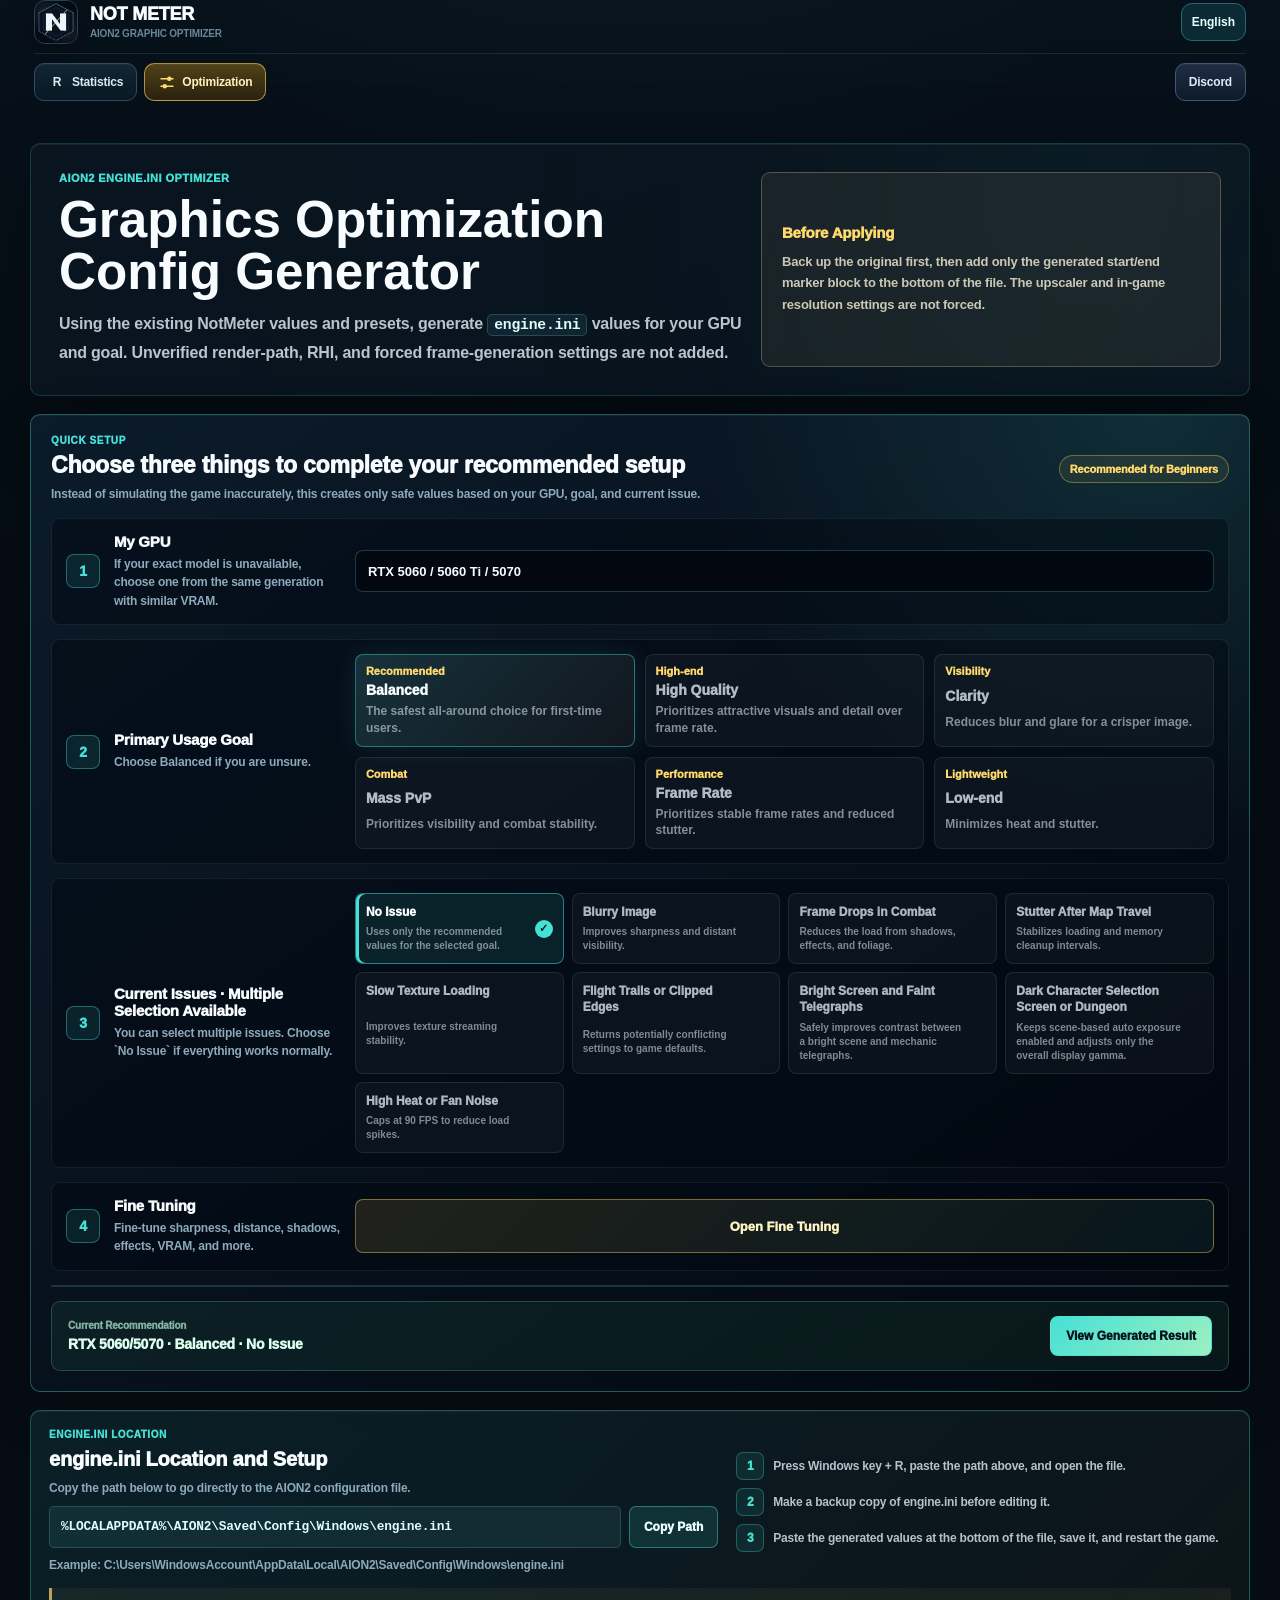
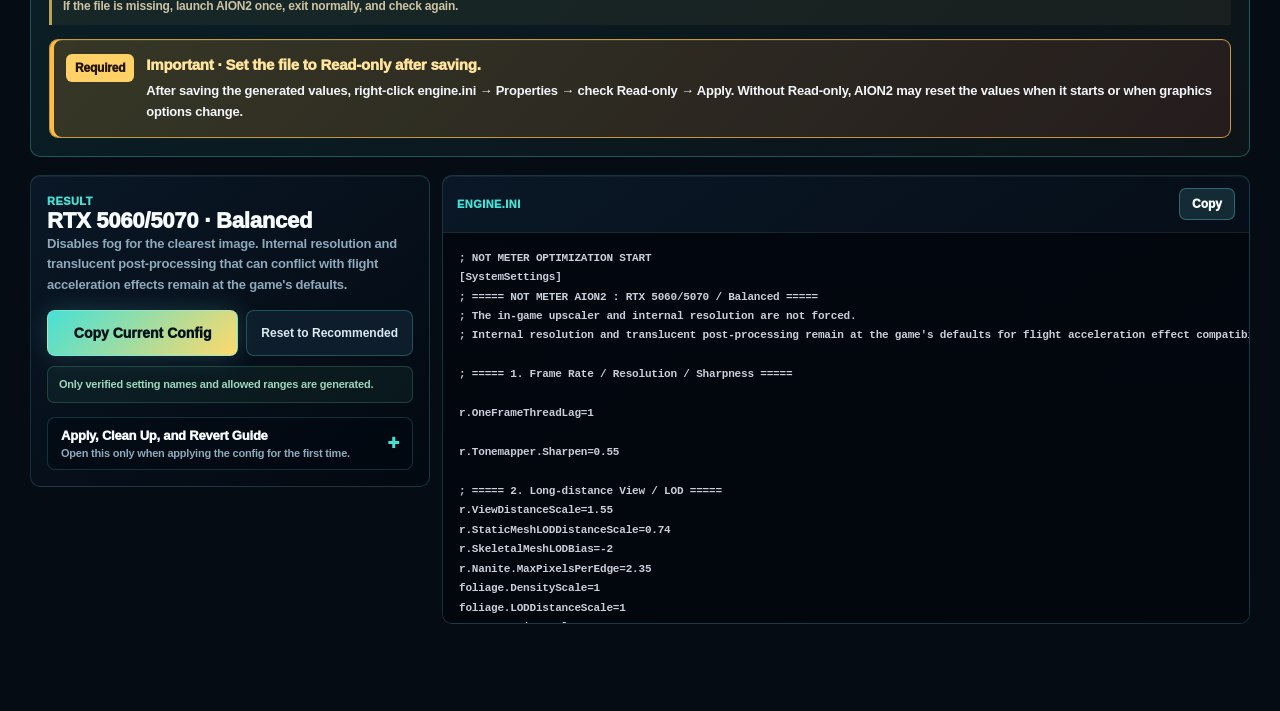
<file: docs/optimization.html>
<!doctype html>
<html lang="ko">
<head>
  <meta charset="utf-8" />
  <meta name="viewport" content="width=device-width, initial-scale=1" />
  <meta name="theme-color" content="#07111a" />
  <title>아이온2 그래픽 최적화 설정 생성기 | NOT METER</title>
  <meta name="description" content="아이온2 engine.ini 그래픽 최적화 값을 그래픽카드, 목적, 선명도, 해상도 스케일, 캐릭터 표시 거리, 물/반사, 프레임 제한, VRAM 기준에 맞춰 쉽게 생성합니다." />
  <meta name="robots" content="index, follow, max-image-preview:large" />
  <meta name="google-adsense-account" content="ca-pub-7318383767094918" />
  <meta property="og:type" content="website" />
  <meta property="og:title" content="아이온2 그래픽 최적화 설정 생성기" />
  <meta property="og:description" content="기존 NotMeter 최적화 프리셋을 기반으로 안전한 engine.ini 설정을 생성합니다." />
  <meta property="og:url" content="https://notmeter.com/optimization.html" />
  <meta property="og:image" content="https://notmeter.com/assets/og.png" />
  <meta name="twitter:card" content="summary_large_image" />
  <link rel="canonical" href="https://notmeter.com/optimization.html" />
  <link rel="icon" href="./assets/notmeter-icon.png" type="image/png" />
  <script>
    if (new URLSearchParams(location.search).get("embed") === "1") {
      document.documentElement.classList.add("optimization-embed");
    }
  </script>
  <link rel="stylesheet" href="./assets/app.css?v=20260807-2" />
  <link rel="stylesheet" href="./assets/optimization.css?v=20260814-1" />
</head>
<body>
  <div class="page-shell optimization-shell">
    <header class="topbar optimization-topbar">
      <a class="brand optimization-brand" href="./" aria-label="NotMeter 통계 홈">
        <img class="brand-icon" src="./assets/notmeter-icon.png" width="44" height="44" alt="" />
        <span>
          <strong class="optimization-brand-title">NOT METER</strong>
          <small>AION2 GRAPHIC OPTIMIZER</small>
        </span>
      </a>
      <div class="topbar-actions">
        <nav class="service-links optimization-links" aria-label="NotMeter 바로가기">
          <a class="service-link optimization-home-link" href="./">
            <span class="service-link-icon" aria-hidden="true">R</span>
            <span class="service-link-label" data-opt-i18n="ranking">통계</span>
          </a>
          <a class="service-link optimization-link active" href="./optimization.html" aria-current="page">
            <span class="service-link-icon optimization-link-icon" aria-hidden="true">
              <svg viewBox="0 0 24 24" focusable="false">
                <path d="M4 7h9m4 0h3M4 17h3m4 0h9"></path>
                <circle cx="15" cy="7" r="2"></circle>
                <circle cx="9" cy="17" r="2"></circle>
              </svg>
            </span>
            <span class="service-link-label" data-opt-i18n="optimization">최적화</span>
          </a>
          <a class="service-link discord-link" href="https://discord.com/invite/DuAuuhdrwy" target="_blank" rel="noopener noreferrer">
            <span class="service-link-label">Discord</span>
          </a>
        </nav>
        <button class="ghost-button" id="optimizationLanguage" type="button" aria-label="Switch language">EN</button>
      </div>
    </header>

    <main class="optimizer-page">
      <section class="optimizer-title">
        <div>
          <p class="eyebrow">AION2 ENGINE.INI OPTIMIZER</p>
          <h1>그래픽 최적화 설정 생성기</h1>
          <p class="lead">기존 NotMeter 생성값과 프리셋을 기준으로 그래픽카드와 목적에 맞는 <code>engine.ini</code> 값을 생성합니다. 검증되지 않은 렌더 경로·RHI·프레임 생성 강제값은 추가하지 않습니다.</p>
        </div>
        <div class="policy-note">
          <strong>적용 전 확인</strong>
          <span>적용 전 원본을 백업하고, 생성된 시작/종료 마커 블록만 파일 맨 아래에 추가하세요. 업스케일러와 게임 내 해상도 설정은 강제로 바꾸지 않습니다.</span>
        </div>
      </section>

      <section class="quick-setup" aria-label="빠른 최적화 설정">
        <div class="quick-setup-head">
          <div>
            <span>QUICK SETUP</span>
            <h2>세 가지만 선택하면 추천 설정이 완성됩니다</h2>
            <p>실제 게임 화면을 부정확하게 흉내 내지 않고, 그래픽카드·사용 목적·현재 증상을 기준으로 안전한 값만 생성합니다.</p>
          </div>
          <span class="quick-setup-badge">초보자 추천</span>
        </div>

        <div class="quick-setup-step">
          <div class="quick-step-title">
            <b>1</b>
            <div>
              <strong>내 그래픽카드</strong>
              <span>정확한 모델이 없으면 같은 세대와 VRAM이 비슷한 항목을 선택하세요.</span>
            </div>
          </div>
          <label class="profile-select-label quick-gpu-select">
            <span>그래픽카드 빠른 선택</span>
            <select id="gpuSelect"></select>
          </label>
        </div>

        <div class="quick-setup-step">
          <div class="quick-step-title">
            <b>2</b>
            <div>
              <strong>가장 중요한 사용 목적</strong>
              <span>잘 모르겠다면 균형을 선택하면 됩니다.</span>
            </div>
          </div>
          <div class="goal-grid" id="goalGrid" aria-label="추천 목적 선택"></div>
        </div>

        <div class="quick-setup-step">
          <div class="quick-step-title">
            <b>3</b>
            <div>
              <strong>현재 겪는 문제 · 복수 선택 가능</strong>
              <span>증상은 여러 개 선택할 수 있습니다. 문제가 없다면 `문제 없음`을 선택하세요.</span>
            </div>
          </div>
          <div class="issue-grid" id="issueGrid" aria-label="현재 문제 선택"></div>
        </div>

        <div class="quick-setup-step quick-advanced-step">
          <div class="quick-step-title">
            <b>4</b>
            <div>
              <strong>정밀 조절</strong>
              <span>선명도·거리·그림자·이펙트·VRAM 등을 직접 섬세하게 조절합니다.</span>
            </div>
          </div>
          <button class="quick-advanced-button" id="openAdvancedButton" type="button" aria-expanded="false">
            <span id="advancedButtonLabel">정밀 조절 열기</span>
          </button>
        </div>
        <div class="advanced-settings-mount" id="advancedSettingsMount"></div>

        <div class="quick-setup-footer">
          <div>
            <span>현재 추천</span>
            <strong id="quickGuideStatus">RTX 5060/5070 · 균형 · 문제 없음</strong>
          </div>
          <button id="scrollToResultButton" type="button">생성 결과 바로 보기</button>
        </div>
      </section>

      <section class="engine-location-card" aria-label="engine.ini 위치와 적용 방법">
        <div class="engine-location-main">
          <div class="engine-location-title">
            <span>ENGINE.INI LOCATION</span>
            <h2>engine.ini 위치와 적용 방법</h2>
            <p>아래 경로를 그대로 복사하면 아이온2 설정 폴더를 바로 찾을 수 있습니다.</p>
          </div>
          <div class="engine-path-row">
            <code>%LOCALAPPDATA%\AION2\Saved\Config\Windows\engine.ini</code>
            <button id="copyPathButton" type="button">경로 복사</button>
          </div>
          <p class="engine-path-example">실제 경로 예시: C:\Users\Windows계정\AppData\Local\AION2\Saved\Config\Windows\engine.ini</p>
        </div>
        <ol class="engine-location-steps">
          <li><b>1</b><span>윈도우키 + R을 누르고 위 경로를 붙여넣어 파일을 엽니다.</span></li>
          <li><b>2</b><span>수정 전 engine.ini를 복사해 백업합니다.</span></li>
          <li><b>3</b><span>생성값을 파일 맨 아래에 붙여넣고 저장한 뒤 게임을 재실행합니다.</span></li>
        </ol>
        <p class="engine-location-note">파일이 보이지 않으면 아이온2를 한 번 실행한 뒤 정상 종료하고 다시 확인하세요.</p>
        <div class="engine-readonly-alert" role="note">
          <b>필수</b>
          <div>
            <strong>중요 · 저장 후 반드시 파일을 읽기 전용으로 설정하세요.</strong>
            <p>생성값을 저장한 뒤 engine.ini 우클릭 → 속성 → 읽기 전용 체크 → 적용 순서로 설정합니다. 읽기 전용을 설정하지 않으면 아이온2 실행 또는 그래픽 옵션 변경 시 적용값이 초기화될 수 있습니다.</p>
          </div>
        </div>
      </section>

      <section class="result-panel" aria-label="생성 결과와 적용 방법">
        <div class="result-card">
          <div class="result-head">
            <span>RESULT</span>
            <h2 id="resultTitle">RTX 5060 / 5070 균형</h2>
            <p id="resultSummary">균형값으로 생성됩니다.</p>
          </div>
          <div class="result-actions">
            <button class="copy-primary" id="copyButton" type="button">현재 설정 복사</button>
            <button class="reset-button" id="resetButton" type="button">추천값으로 초기화</button>
          </div>
          <p class="config-safety-status" id="configSafetyStatus">검증된 설정 이름과 허용 범위만 생성합니다.</p>
          <details class="result-help">
            <summary>
              <span>적용·정리·되돌리기 안내</span>
              <small>처음 적용할 때만 펼쳐보세요.</small>
            </summary>
            <div class="result-help-content">
              <div class="result-steps">
                <h3>적용 방법</h3>
                <ol>
                  <li><b>윈도우키 + R</b>을 누르고 <code>%localappdata%</code> 입력</li>
                  <li><code>AION2\Saved\Config\Windows\engine.ini</code> 열기</li>
                  <li>기존 파일을 복사해 백업</li>
                  <li>구버전의 무마커 NotMeter 설정은 아래 안내대로 먼저 정리</li>
                  <li>기존 마커 블록이 있으면 시작/종료 마커 범위만 교체</li>
                  <li>아래 생성값을 파일 맨 아래에 붙여넣고 게임 재실행</li>
                </ol>
              </div>
              <div class="legacy-box">
                <b>구버전 설정 정리</b>
                <span>engine.ini에서 다음 구버전 제목을 먼저 찾으세요.</span>
                <code>; ===== NOT METER AION2 그래픽 최적화 :</code>
                <span>이 제목이 있으면 새 값을 바로 덧붙이지 마세요. 백업 후 바로 앞 [SystemSettings]부터 구버전의 마지막 r.CreateShadersOnLoad=... 줄까지만 제거하고, 그 범위 밖의 기존 설정은 유지한 뒤 새 마커 블록을 붙여넣으세요.</span>
              </div>
              <div class="rollback-box">
                <b>되돌리기</b>
                <span><code>; NOT METER OPTIMIZATION START</code>부터 <code>; NOT METER OPTIMIZATION END</code>까지만 삭제한 뒤 게임을 다시 실행하세요. engine.ini 전체를 삭제하지 마세요.</span>
              </div>
            </div>
          </details>
        </div>
        <div class="code-card">
          <div class="code-head">
            <span>ENGINE.INI</span>
            <button id="copyButtonSmall" type="button">복사</button>
          </div>
          <pre><code id="configOutput"></code></pre>
        </div>
      </section>

      <section class="optimizer-workspace">
        <details class="advanced-settings" id="advancedSettings">
          <summary>
            <div>
              <span>ADVANCED SETTINGS</span>
              <strong>정밀 조절</strong>
              <small>선명도·거리·그림자·이펙트 등을 직접 바꿀 때만 여세요.</small>
            </div>
          </summary>
          <div class="advanced-settings-layout">
        <section class="builder-panel" aria-label="최적화 설정 조정">
          <div class="panel-head">
            <span>STEP 4</span>
            <h2>현재 설정 영향</h2>
            <p>1번에서 선택한 그래픽카드 설정을 기준으로 필요한 항목만 한 단계씩 조절하세요.</p>
          </div>

          <div class="tuning-summary" aria-label="현재 선택 요약">
            <article>
              <b id="metricClarity">보통</b>
              <span>선명도</span>
            </article>
            <article>
              <b id="metricQuality">보통</b>
              <span>화질</span>
            </article>
            <article>
              <b id="metricLoad">보통</b>
              <span>PC 부하</span>
            </article>
          </div>

          <div class="control-section">
            <div class="section-title">
              <span>STEP 3</span>
              <h2>세부 조절</h2>
              <p>모르면 그대로 두세요. 문제가 있을 때만 해당 항목을 한 단계씩 조절하면 됩니다.</p>
            </div>

            <div class="control-grid">
              <label class="range-control visibility-control is-wide">
                <span>화면 밝기</span>
                <b data-value-label="brightness">게임 기본값</b>
                <input type="range" min="0" max="3" step="1" value="0" data-tune="brightness" />
                <small>캐릭터 선택 화면이나 어두운 던전이 잘 안 보이면 1부터 올리세요. 장면별 자동 노출은 유지하고 전체 화면 감마만 보정합니다.</small>
              </label>
              <label class="range-control">
                <span>선명도</span>
                <b data-value-label="sharpness">기본</b>
                <input type="range" min="-2" max="2" step="1" value="0" data-tune="sharpness" />
                <small>흐릿하면 올리고, 외곽선이 거칠면 내립니다.</small>
              </label>
              <label class="range-control">
                <span>해상도 스케일</span>
                <b data-value-label="resolution">기본</b>
                <input type="range" min="-2" max="2" step="1" value="0" data-tune="resolution" />
                <small>0은 게임 내 해상도 설정을 유지합니다. -1/+1 이상을 직접 선택할 때만 화면 비율 값을 생성합니다.</small>
              </label>
              <label class="range-control">
                <span>원거리 시야</span>
                <b data-value-label="distance">기본</b>
                <input type="range" min="-2" max="2" step="1" value="0" data-tune="distance" />
                <small>멀리 있는 몬스터와 배경을 더 선명하게 봅니다.</small>
              </label>
              <label class="range-control">
                <span>캐릭터/NPC 거리</span>
                <b data-value-label="characterDistance">기본</b>
                <input type="range" min="-2" max="2" step="1" value="0" data-tune="characterDistance" />
                <small>멀리 있는 캐릭터, 보스, NPC의 선명도와 표현 부담을 조절합니다.</small>
              </label>
              <label class="range-control">
                <span>그림자/반사</span>
                <b data-value-label="lighting">기본</b>
                <input type="range" min="-2" max="2" step="1" value="0" data-tune="lighting" />
                <small>화질을 올리면 예쁘고, 내리면 프레임이 좋아집니다.</small>
              </label>
              <label class="range-control">
                <span>스킬 이펙트</span>
                <b data-value-label="effects">기본</b>
                <input type="range" min="-2" max="2" step="1" value="0" data-tune="effects" />
                <small>파티/쟁에서 이펙트가 부담되면 낮춥니다.</small>
              </label>
              <label class="range-control">
                <span>텍스처 안정성</span>
                <b data-value-label="texture">기본</b>
                <input type="range" min="-2" max="2" step="1" value="0" data-tune="texture" />
                <small>텍스처 팝인을 줄이고 VRAM에 맞춰 임시 스트리밍 메모리도 함께 조절합니다.</small>
              </label>
              <label class="range-control">
                <span>순간 끊김 방지</span>
                <b data-value-label="stutter">기본</b>
                <input type="range" min="-2" max="2" step="1" value="0" data-tune="stutter" />
                <small>맵 이동 직후 멈춤이 있으면 +1 이상으로 올립니다. 메모리가 부족한 PC는 -1을 사용합니다.</small>
              </label>
              <label class="range-control">
                <span>수풀/필드 오브젝트</span>
                <b data-value-label="foliage">기본</b>
                <input type="range" min="-2" max="2" step="1" value="0" data-tune="foliage" />
                <small>필드 수풀과 원거리 오브젝트 표현량을 조절합니다.</small>
              </label>
              <label class="range-control">
                <span>후처리 깊이</span>
                <b data-value-label="postprocess">기본</b>
                <input type="range" min="-2" max="2" step="1" value="0" data-tune="postprocess" />
                <small>공간감, 빛 번짐, 투명 이펙트 품질을 조절합니다.</small>
              </label>
              <label class="range-control visibility-control is-wide">
                <span>색감·기믹 장판 시인성</span>
                <b data-value-label="telegraphContrast">게임 기본값</b>
                <input type="range" min="0" max="3" step="1" value="0" data-tune="telegraphContrast" />
                <small>화면이 너무 밝고 장판이 옅으면 1~2로 올리세요. 지원이 불확실한 채도 명령 대신 검증된 중간톤·명부·블룸 값만 함께 조절해 장판 대비를 높입니다.</small>
              </label>
              <label class="select-control">
                <span>VRAM 기준</span>
                <select data-tune="vram">
                  <option value="auto">프리셋 자동</option>
                  <option value="4">4GB</option>
                  <option value="6">6GB</option>
                  <option value="8">8GB</option>
                  <option value="12">12GB</option>
                  <option value="16">16GB 이상</option>
                </select>
                <small>그래픽카드 VRAM에 맞추면 텍스처 풀을 안전하게 제한합니다.</small>
              </label>
              <label class="select-control">
                <span>안개</span>
                <select data-tune="fog">
                  <option value="off">끄기 - 가장 선명</option>
                  <option value="soft">일부 유지 - 배경 깨짐 완화</option>
                  <option value="on">기본 유지 - 자연스러움</option>
                </select>
                <small>안개를 끄면 선명하지만 멀리 있는 배경 깨짐이 더 보일 수 있습니다.</small>
              </label>
              <label class="select-control">
                <span>입력 반응</span>
                <select data-tune="latency">
                  <option value="smooth">부드러움 우선</option>
                  <option value="responsive">반응속도 우선</option>
                </select>
                <small>스킬 입력 체감이 둔하면 반응속도 우선을 선택합니다.</small>
              </label>
              <label class="select-control">
                <span>물/반사</span>
                <select data-tune="water">
                  <option value="auto">프리셋 자동</option>
                  <option value="off">끄기 - 프레임 우선</option>
                  <option value="low">낮게 - 균형</option>
                  <option value="quality">품질 - 화면 우선</option>
                </select>
                <small>물가, 성역, 반사 많은 지역에서 렉이 있으면 낮춥니다.</small>
              </label>
              <label class="select-control">
                <span>프레임 제한</span>
                <select data-tune="frameLimit">
                  <option value="auto">게임 설정 유지</option>
                  <option value="60">60 FPS</option>
                  <option value="90">90 FPS</option>
                  <option value="120">120 FPS</option>
                  <option value="144">144 FPS</option>
                  <option value="165">165 FPS</option>
                  <option value="240">240 FPS</option>
                </select>
                <small>게임 설정 유지는 프레임 값을 생성하지 않습니다. 발열, 팬소음, 순간 끊김이 있으면 모니터 주사율보다 낮게 제한합니다.</small>
              </label>
              <label class="select-control is-wide">
                <span>화면 분위기</span>
                <select data-tune="mood">
                  <option value="neutral">기본 균형</option>
                  <option value="clean">선명하고 깨끗하게</option>
                  <option value="vivid">화사한 색감</option>
                  <option value="cinematic">고화질 질감</option>
                  <option value="natural">자연스러운 원본 느낌</option>
                </select>
                <small>프레임보다 보기 좋은 화면이 중요하면 고화질 질감이나 화사한 색감을 선택합니다.</small>
              </label>
              <label class="select-control is-wide compatibility-control">
                <span>비행 가속 화면 효과</span>
                <select data-tune="flightEffects">
                  <option value="compatible">게임 효과 우선 (추천)</option>
                  <option value="aggressive">최대 최적화</option>
                </select>
                <small>비행 가속 중 화면 테두리 잘림·검은 그림자 잔상이 보이면 게임 효과 우선을 사용하세요. 이 모드는 내부 해상도와 반투명 후처리를 게임 기본값으로 유지합니다.</small>
              </label>
              <label class="select-control">
                <span>모션 블러</span>
                <select data-tune="motionBlur">
                  <option value="off">끄기 - 선명한 전투 화면</option>
                  <option value="low">낮게 - 움직임 표현 유지</option>
                  <option value="game">게임 기본값 유지</option>
                </select>
                <small>프레임보다 화면 취향에 가까운 항목입니다. 기본 생성값은 끄기입니다.</small>
              </label>
              <label class="select-control">
                <span>심도 효과</span>
                <select data-tune="depthOfField">
                  <option value="off">끄기 - 전투 시인성</option>
                  <option value="on">켜기 - 연출 유지</option>
                  <option value="game">게임 기본값 유지</option>
                </select>
                <small>배경 흐림 연출입니다. 게임 기본값을 선택하면 해당 줄을 생성하지 않습니다.</small>
              </label>
              <label class="select-control">
                <span>렌즈 플레어</span>
                <select data-tune="lensFlare">
                  <option value="off">끄기 - 번짐 감소</option>
                  <option value="on">켜기 - 광원 연출</option>
                  <option value="game">게임 기본값 유지</option>
                </select>
                <small>광원 번짐 효과입니다. 성능 차이는 작고 화면 취향에 따라 선택합니다.</small>
              </label>
            </div>
          </div>

          <div class="problem-guide" aria-label="문제별 조절 방법">
            <h2>문제별로 이렇게 바꾸세요</h2>
            <div>
              <article><b>화면이 흐릿함</b><span>선명도 +1, 원거리 시야 +1, 화면 분위기 `선명하고 깨끗하게`</span></article>
              <article><b>프레임이 떨어짐</b><span>그림자/반사 -1, 스킬 이펙트 -1, 원거리 시야 -1</span></article>
              <article><b>텍스처가 늦게 뜸</b><span>텍스처 안정성 +1, VRAM 기준을 실제 VRAM으로 선택</span></article>
              <article><b>맵 이동 직후 화면이 멈춤</b><span>순간 끊김 방지 +1, VRAM 기준을 실제 VRAM으로 선택</span></article>
              <article><b>배경 깨짐이 거슬림</b><span>안개를 `일부 유지` 또는 `기본 유지`로 변경</span></article>
              <article><b>필드에서 렉이 심함</b><span>수풀/필드 오브젝트 -1, 후처리 깊이 -1, 스킬 이펙트 -1</span></article>
              <article><b>물가/성역에서 렉</b><span>물/반사를 `끄기` 또는 `낮게`, 그림자/반사 -1</span></article>
              <article><b>발열과 팬소음</b><span>프레임 제한 60~90 FPS, 해상도 스케일 -1</span></article>
              <article><b>캐릭터가 늦게 선명해짐</b><span>캐릭터/NPC 거리 +1, 텍스처 안정성 +1</span></article>
              <article><b>스킬 입력이 둔함</b><span>입력 반응을 `반응속도 우선`으로 변경</span></article>
              <article><b>비행 가속 중 테두리 잘림·그림자 잔상</b><span>비행 가속 화면 효과를 `게임 효과 우선 (추천)`으로 변경하고, 계속 보이면 모션 블러를 `게임 기본값 유지`로 변경</span></article>
              <article><b>화면이 밝고 기믹 장판이 옅음</b><span>색감·기믹 장판 시인성을 `권장`으로 변경하고, 너무 진하면 `약하게`로 낮춤</span></article>
              <article><b>캐릭터 선택 화면·던전이 어두움</b><span>화면 밝기를 `조금 밝게`부터 적용하고, 부족할 때만 `밝게`로 올림</span></article>
            </div>
          </div>
        </section>
          </div>
        </details>
      </section>
    </main>
  </div>

  <script src="./assets/optimization-copy.js?v=20260815-1"></script>
  <script src="./assets/optimization.js?v=20260815-1"></script>
</body>
</html>
</file>
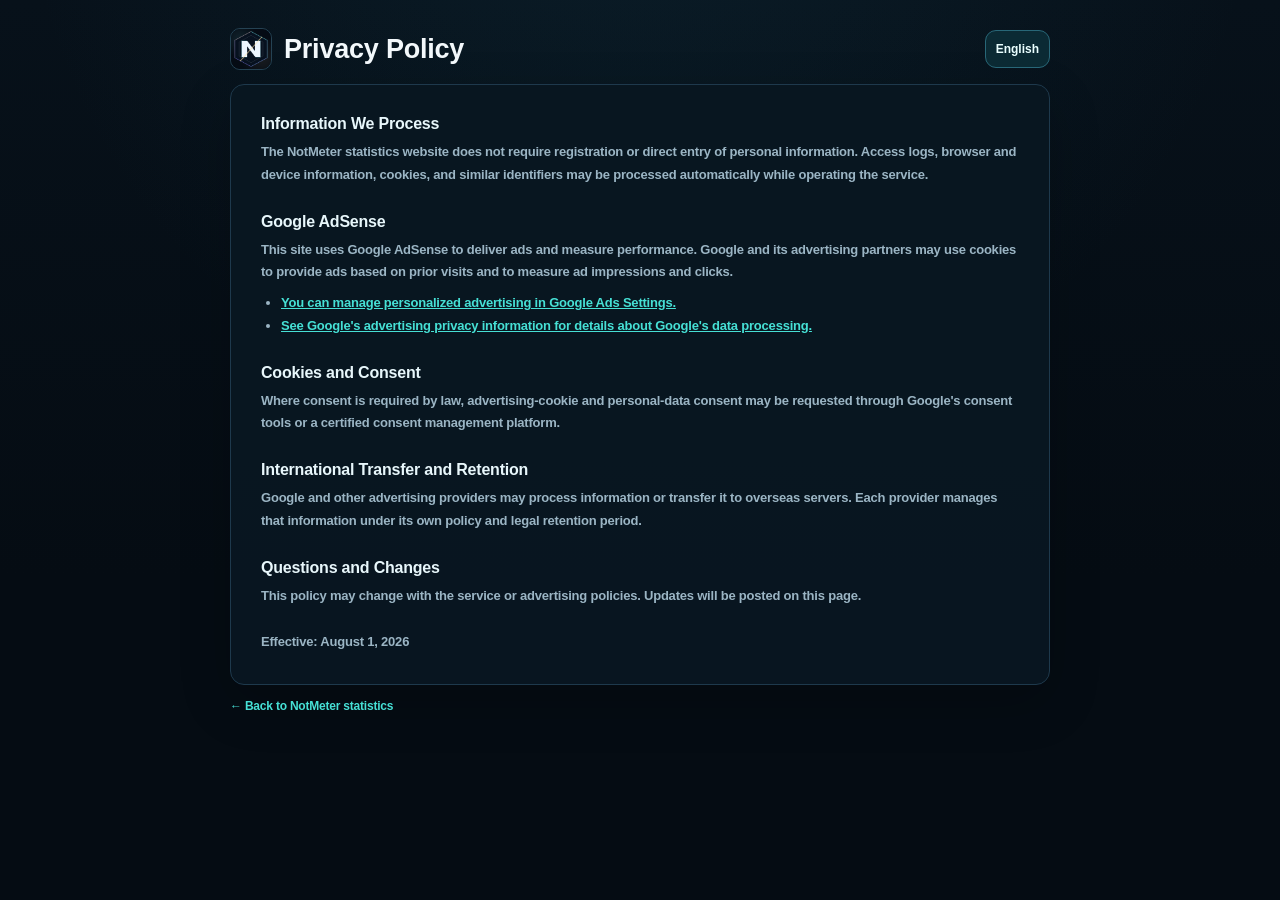
<file: docs/privacy.html>
<!doctype html>
<html lang="ko">
<head>
  <meta charset="utf-8">
  <meta name="viewport" content="width=device-width, initial-scale=1">
  <meta name="theme-color" content="#07111a">
  <meta name="description" content="NotMeter 통계 홈페이지 개인정보처리방침">
  <meta name="google-adsense-account" content="ca-pub-7318383767094918">
  <title>개인정보처리방침 | NotMeter</title>
  <link rel="canonical" href="https://notmeter.com/privacy.html">
  <link rel="icon" type="image/png" href="./assets/notmeter-icon.png">
  <link rel="stylesheet" href="./assets/app.css?v=20260806-5">
</head>
<body>
  <div class="ambient ambient-one" aria-hidden="true"></div>
  <div class="ambient ambient-two" aria-hidden="true"></div>

  <main class="legal-shell">
    <header class="legal-header">
      <img src="./assets/notmeter-icon.png" alt="">
      <h1 data-privacy-i18n="title">개인정보처리방침</h1>
      <button class="ghost-button legal-language-button" id="privacy-language" type="button" aria-label="Switch language">EN</button>
    </header>

    <article class="legal-card">
      <h2 data-privacy-i18n="collectionTitle">수집·이용하는 정보</h2>
      <p data-privacy-i18n="collectionText">NotMeter 통계 홈페이지는 회원가입이나 직접적인 개인정보 입력을 요구하지 않습니다. 서비스 운영 과정에서 접속 기록, 브라우저 및 기기 정보, 쿠키와 유사한 식별자가 자동으로 처리될 수 있습니다.</p>

      <h2>Google AdSense</h2>
      <p data-privacy-i18n="adsenseText">이 사이트는 광고 제공과 성과 측정을 위해 Google AdSense를 사용합니다. Google과 광고 파트너는 쿠키를 사용하여 사용자의 이전 방문 기록을 바탕으로 광고를 제공하거나 광고 노출·클릭을 측정할 수 있습니다.</p>
      <ul>
        <li><a href="https://adssettings.google.com/" rel="noopener noreferrer" data-privacy-i18n="adsSettings">사용자는 Google 광고 설정에서 맞춤 광고 설정을 관리할 수 있습니다.</a></li>
        <li><a href="https://policies.google.com/technologies/ads" rel="noopener noreferrer" data-privacy-i18n="adsPrivacy">Google의 데이터 처리 방식은 Google 광고 개인정보 보호 안내에서 확인할 수 있습니다.</a></li>
      </ul>

      <h2 data-privacy-i18n="cookieTitle">쿠키 및 동의</h2>
      <p data-privacy-i18n="cookieText">법률상 동의가 필요한 지역에서는 Google이 제공하는 동의 관리 기능 또는 인증된 동의 관리 플랫폼을 통해 광고 쿠키 및 개인정보 활용 동의를 요청할 수 있습니다.</p>

      <h2 data-privacy-i18n="transferTitle">외부 전송 및 보관</h2>
      <p data-privacy-i18n="transferText">광고 제공 과정에서 Google 등 광고 사업자가 정보를 처리하거나 국외 서버로 전송할 수 있으며, 해당 정보는 각 사업자의 정책과 법적 보관 기간에 따라 관리됩니다.</p>

      <h2 data-privacy-i18n="changesTitle">문의 및 변경</h2>
      <p data-privacy-i18n="changesText">본 방침은 서비스 또는 광고 정책 변경에 따라 수정될 수 있으며, 변경된 내용은 이 페이지에 게시합니다.</p>
      <p class="legal-updated" data-privacy-i18n="effectiveDate">시행일: 2026년 8월 1일</p>
    </article>

    <a class="legal-back" href="./" data-privacy-i18n="back">← NotMeter 통계로 돌아가기</a>
  </main>
  <script src="./assets/privacy.js?v=20260806-5"></script>
</body>
</html>
</file>
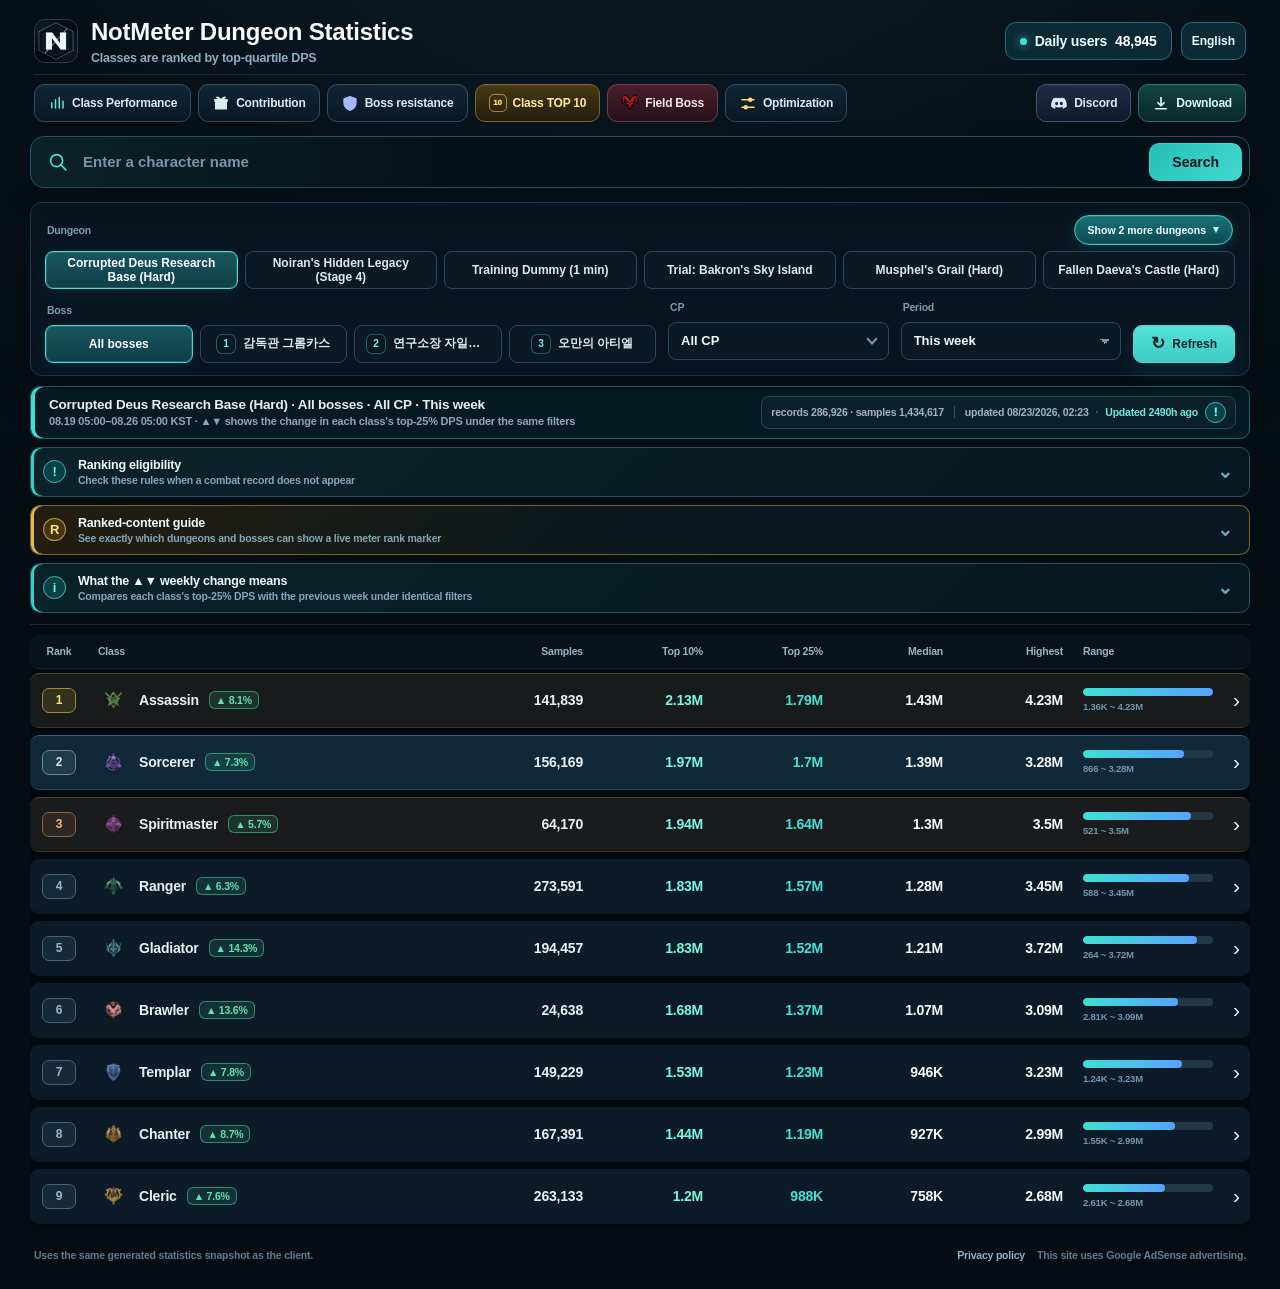
<file: docs/stat-efficiency.html>
<!doctype html>
<html lang="ko">
<head>
  <meta charset="utf-8">
  <meta name="viewport" content="width=device-width, initial-scale=1">
  <meta name="robots" content="noindex,follow">
  <link rel="canonical" href="https://notmeter.com/">
  <meta http-equiv="refresh" content="0;url=./">
  <title>NotMeter 던전 통계</title>
  <script>window.location.replace("./");</script>
</head>
<body>
  <a href="./">NotMeter 던전 통계로 이동</a>
</body>
</html>
</file>
<file: docs/assets/app.css>
:root {
  color-scheme: dark;
  --bg: #050c13;
  --surface: #091520;
  --surface-2: #0c1a27;
  --surface-3: #102230;
  --line: #1e394c;
  --line-soft: #142a39;
  --text: #f3f8fb;
  --muted: #8da9bb;
  --muted-2: #68869a;
  --accent: #46e0d5;
  --accent-strong: #25c6bc;
  --cyan: #55d7ff;
  --yellow: #ffd96b;
  --danger: #ff6877;
  --radius: 12px;
  --font: "Pretendard", "SUIT", "Noto Sans KR", "Segoe UI", sans-serif;
}

html[lang="zh-TW"] {
  --font: "Noto Sans TC", "PingFang TC", "Microsoft JhengHei", "Segoe UI", sans-serif;
}

* {
  box-sizing: border-box;
}

html {
  min-width: 0;
  background: var(--bg);
}

body {
  min-height: 100vh;
  margin: 0;
  overflow-x: hidden;
  background:
    radial-gradient(circle at 50% -18%, rgba(25, 83, 105, 0.18), transparent 39rem),
    linear-gradient(180deg, #07111a 0%, var(--bg) 36rem);
  color: var(--text);
  font-family: var(--font);
  font-size: 14px;
  font-weight: 600;
  letter-spacing: -0.015em;
}

body.detail-open {
  overflow: hidden;
}

body.field-boss-view .filter-panel,
body.field-boss-view .custom-cp-panel,
body.field-boss-view .snapshot-bar,
body.field-boss-view .weekly-guide,
body.field-boss-view .ranking-panel {
  display: none !important;
}

body.class-top10-view .filter-panel,
body.class-top10-view .custom-cp-panel,
body.class-top10-view .snapshot-bar,
body.class-top10-view .weekly-guide,
body.class-top10-view .ranking-panel {
  display: none !important;
}

body.class-performance-view .filter-panel,
body.class-performance-view .custom-cp-panel,
body.class-performance-view .snapshot-bar,
body.class-performance-view .weekly-guide,
body.class-performance-view .ranking-panel {
  display: none !important;
}

body.optimization-view .filter-panel,
body.optimization-view .custom-cp-panel,
body.optimization-view .snapshot-bar,
body.optimization-view .weekly-guide,
body.optimization-view .ranking-panel {
  display: none !important;
}

body.contribution-view .filter-panel,
body.contribution-view .custom-cp-panel,
body.contribution-view .snapshot-bar,
body.contribution-view .weekly-guide,
body.contribution-view .ranking-panel {
  display: none !important;
}

body.boss-resistance-view .filter-panel,
body.boss-resistance-view .custom-cp-panel,
body.boss-resistance-view .snapshot-bar,
body.boss-resistance-view .weekly-guide,
body.boss-resistance-view .ranking-panel {
  display: none !important;
}

body.stat-efficiency-view .filter-panel,
body.stat-efficiency-view .custom-cp-panel,
body.stat-efficiency-view .snapshot-bar,
body.stat-efficiency-view .weekly-guide,
body.stat-efficiency-view .ranking-panel {
  display: none !important;
}

.contribution-surface {
  min-height: 620px;
  overflow: hidden;
  border: 1px solid #28515a;
  border-radius: 14px;
  background: linear-gradient(145deg, rgba(72, 224, 211, 0.055), transparent 32rem), rgba(6, 15, 23, 0.95);
  box-shadow: 0 18px 52px rgba(0, 0, 0, 0.22);
}

.contribution-surface[hidden],
.contribution-state[hidden],
.contribution-summary[hidden],
.contribution-content[hidden] { display: none; }

.contribution-heading,
.contribution-heading-copy,
.contribution-summary,
.contribution-content-heading,
.contribution-row-identity { display: flex; align-items: center; }

.contribution-heading { justify-content: space-between; gap: 18px; padding: 20px 22px 17px; border-bottom: 1px solid #1c3b46; background: rgba(8, 22, 31, 0.84); }
.contribution-heading-copy { gap: 13px; min-width: 0; }
.contribution-heading-icon { display: grid; width: 42px; height: 42px; flex: 0 0 auto; place-items: center; border: 1px solid #3f8f87; border-radius: 11px; color: #76e7d9; background: rgba(41, 143, 132, 0.16); }
.contribution-heading-icon svg { width: 24px; fill: none; stroke: currentColor; stroke-width: 1.7; stroke-linecap: round; stroke-linejoin: round; }
.contribution-kicker { color: #66dcd1; font-size: 9px; font-weight: 950; letter-spacing: .14em; }
.contribution-heading h2 { margin: 3px 0 0; color: #efffff; font-size: 22px; font-weight: 950; }
.contribution-heading p { margin: 5px 0 0; color: #8fa9b9; font-size: 13px; line-height: 1.5; }

.contribution-summary { display: grid; grid-template-columns: repeat(4, minmax(0, 1fr)); gap: 8px; padding: 13px 14px; }
.contribution-summary > div { padding: 11px 13px; border: 1px solid #20414d; border-radius: 9px; background: rgba(9, 28, 38, .76); }
.contribution-summary span { display: block; color: #7899aa; font-size: 10px; }
.contribution-summary strong { display: block; margin-top: 4px; color: #e7f8fa; font-size: 15px; font-variant-numeric: tabular-nums; }

.contribution-tabs { display: flex; gap: 7px; padding: 0 14px 13px; overflow-x: auto; }
.contribution-tab { min-height: 37px; padding: 0 14px; border: 1px solid #285463; border-radius: 8px; color: #a9c2ce; background: #0c1d29; white-space: nowrap; cursor: pointer; }
.contribution-tab:hover, .contribution-tab.active { border-color: #42cabe; color: #ecffff; background: rgba(35, 136, 132, .22); box-shadow: inset 0 -2px #48ded1; }

.contribution-state { min-height: 250px; display: grid; place-items: center; align-content: center; gap: 12px; padding: 30px; color: #91acb9; text-align: center; }
.contribution-content { padding: 0 14px 14px; }
.contribution-content-heading { justify-content: space-between; gap: 12px; padding: 12px 13px; border: 1px solid #214552; border-radius: 9px 9px 0 0; background: #0b202b; }
.contribution-content-heading > div { display: flex; flex-wrap: wrap; align-items: baseline; gap: 8px; }
.contribution-content-heading strong { color: #efffff; font-size: 16px; }
.contribution-content-heading span { color: #7fa4b3; font-size: 11px; }
.contribution-table-heading, .contribution-row { display: grid; grid-template-columns: minmax(170px, 1fr) 100px 100px 120px; align-items: center; gap: 8px; }
.contribution-table-heading { padding: 8px 13px; color: #6f94a6; font-size: 10px; }
.contribution-row { position: relative; min-height: 51px; padding: 7px 13px; overflow: hidden; border: 1px solid #1b3b48; border-radius: 8px; background: #0b1d29; font-variant-numeric: tabular-nums; }
.contribution-row::before { content: ""; position: absolute; inset: 0 auto 0 0; width: var(--contribution-rate); max-width: 100%; background: linear-gradient(90deg, rgba(234, 97, 91, .16), transparent); pointer-events: none; }
.contribution-row + .contribution-row { margin-top: 6px; }
.contribution-row > * { position: relative; z-index: 1; }
.contribution-row-identity { gap: 9px; }
.contribution-row-identity .job-icon { width: 30px; height: 30px; }
.contribution-row-rate { color: #ffbd76; font-size: 16px; }

.contribution-method { margin: 0 14px 14px; border: 1px solid #214552; border-radius: 10px; background: rgba(8, 25, 34, .82); }
.contribution-method summary { padding: 13px 15px; color: #d9f4f4; cursor: pointer; }
.contribution-method-grid { display: grid; grid-template-columns: repeat(2, minmax(0, 1fr)); gap: 8px; padding: 0 12px 12px; }
.contribution-method article { position: relative; min-height: 76px; padding: 11px 12px 10px 46px; border: 1px solid #1e404c; border-radius: 8px; background: rgba(11, 30, 40, .8); }
.contribution-method article b { position: absolute; top: 11px; left: 11px; display: grid; width: 25px; height: 25px; place-items: center; border: 1px solid #287a7b; border-radius: 6px; color: #6de1d8; font-size: 9px; }
.contribution-method article strong { color: #dceaf1; }
.contribution-method article p { margin: 5px 0 0; color: #86a6b5; font-size: 11px; line-height: 1.55; }
.contribution-caution { margin: 0 12px 12px; padding: 10px 12px; border-left: 3px solid #d29c49; color: #c2a978; background: rgba(126, 81, 21, .1); font-size: 11px; line-height: 1.55; }

button,
select,
input {
  font: inherit;
}

button,
select,
input,
.job-row {
  -webkit-tap-highlight-color: transparent;
}

.ambient {
  position: fixed;
  z-index: -1;
  width: 34rem;
  height: 34rem;
  border-radius: 50%;
  filter: blur(100px);
  opacity: 0.11;
  pointer-events: none;
}

.ambient-one {
  top: 16%;
  left: -24rem;
  background: #34d5ff;
}

.ambient-two {
  right: -25rem;
  bottom: 6%;
  background: #41dacb;
}

.app-shell {
  width: min(1220px, calc(100% - 28px));
  min-height: 100vh;
  margin: 0 auto;
  padding: 18px 0 28px;
}

.sponsor-rail {
  position: absolute;
  top: 138px;
  left: calc(50% + 626px);
  z-index: 2;
  display: none;
  width: 300px;
}

.sponsor-mobile {
  display: none;
  margin: 0 0 10px;
}

.sponsor-ad-link {
  position: relative;
  display: block;
  overflow: hidden;
  width: 300px;
  height: 600px;
  border: 1px solid rgba(223, 179, 63, 0.45);
  border-radius: 14px;
  background: #080b0d;
  box-shadow: 0 18px 54px rgba(0, 0, 0, 0.36);
  transition: border-color 140ms ease, box-shadow 140ms ease, transform 140ms ease;
}

.sponsor-ad-link:hover {
  border-color: rgba(255, 211, 92, 0.78);
  box-shadow: 0 22px 62px rgba(0, 0, 0, 0.48);
  transform: translateY(-2px);
}

.sponsor-ad-link:focus-visible {
  outline: 2px solid var(--accent);
  outline-offset: 3px;
}

.sponsor-ad-link img {
  display: block;
  width: 100%;
  height: 100%;
  object-fit: cover;
}

.sponsor-mobile-link {
  position: relative;
  display: block;
  overflow: hidden;
  width: 100%;
  aspect-ratio: 2 / 1;
  border: 1px solid rgba(223, 179, 63, 0.45);
  border-radius: 11px;
  background: #080b0d;
  box-shadow: 0 12px 34px rgba(0, 0, 0, 0.3);
}

.sponsor-mobile-link:focus-visible {
  outline: 2px solid var(--accent);
  outline-offset: 2px;
}

.sponsor-mobile-link img {
  display: block;
  width: 100%;
  height: 100%;
  object-fit: cover;
}

.sponsor-ad-badge {
  position: absolute;
  top: 8px;
  right: 8px;
  z-index: 1;
  padding: 4px 7px;
  border: 1px solid rgba(255, 255, 255, 0.2);
  border-radius: 999px;
  background: rgba(0, 0, 0, 0.68);
  color: rgba(255, 255, 255, 0.82);
  font-size: 10px;
  font-weight: 700;
  letter-spacing: 0;
}

body.detail-open .sponsor-rail,
body.detail-open .sponsor-mobile {
  visibility: hidden;
}

@media (min-width: 1900px) {
  .sponsor-rail {
    display: block;
  }
}

@media (max-width: 600px) {
  .sponsor-mobile {
    display: block;
  }
}

.topbar {
  display: grid;
  grid-template-columns: minmax(0, 1fr) auto auto;
  align-items: center;
  gap: 9px;
  min-height: 62px;
  margin-bottom: 14px;
  padding: 0 4px;
}

.brand {
  display: flex;
  min-width: 0;
  align-items: center;
  gap: 13px;
}

.brand > div {
  min-width: 0;
}

.brand-icon {
  width: 44px;
  height: 44px;
  flex: 0 0 auto;
  border: 1px solid #254253;
  border-radius: 11px;
  background: #07131d;
  object-fit: contain;
  box-shadow: 0 8px 30px rgba(0, 0, 0, 0.28);
}

h1,
h2,
p {
  margin: 0;
}

.brand h1 {
  overflow: hidden;
  color: #f8fbfd;
  font-size: clamp(19px, 2.4vw, 24px);
  font-weight: 900;
  line-height: 1.15;
  text-overflow: ellipsis;
  white-space: nowrap;
}

.brand p {
  margin-top: 5px;
  color: #8eadc0;
  font-size: 12.5px;
  font-weight: 700;
}

.topbar-actions {
  display: contents;
}

.service-links {
  display: flex;
  width: 100%;
  grid-column: 1 / -1;
  grid-row: 2;
  align-items: center;
  justify-content: flex-end;
  gap: 7px;
  padding-top: 9px;
  border-top: 1px solid var(--line-soft);
}

.service-link {
  position: relative;
  display: inline-flex;
  height: 38px;
  align-items: center;
  justify-content: center;
  gap: 6px;
  padding: 0 13px;
  border: 1px solid #314d61;
  border-radius: 10px;
  background: linear-gradient(180deg, rgba(18, 38, 54, 0.96), rgba(9, 24, 36, 0.96));
  color: #dceaf1;
  cursor: pointer;
  font-size: 12px;
  font-weight: 900;
  line-height: 1;
  text-decoration: none;
  white-space: nowrap;
  box-shadow: inset 0 1px rgba(255, 255, 255, 0.035);
  transition: border-color 120ms ease, background 120ms ease, color 120ms ease;
}

.feature-new-badge {
  position: absolute;
  top: -7px;
  right: -5px;
  z-index: 2;
  min-width: 27px;
  padding: 3px 5px 2px;
  border: 1px solid #ffe493;
  border-radius: 999px;
  background: linear-gradient(180deg, #ffe88c, #eeb53d);
  box-shadow: 0 2px 5px rgba(5, 17, 25, 0.48);
  color: #2a1b02;
  font-size: 8px;
  font-weight: 950;
  letter-spacing: 0.045em;
  line-height: 1;
  pointer-events: none;
  text-align: center;
}

.feature-new-badge[hidden] {
  display: none;
}

.optimization-link-icon {
  color: var(--yellow);
  line-height: 1;
}

.optimization-link {
  margin-right: auto;
}

.optimization-link-icon svg {
  fill: none;
  stroke: currentColor;
  stroke-linecap: round;
  stroke-linejoin: round;
  stroke-width: 2;
}

.optimization-link:hover,
.optimization-link:focus-visible,
.optimization-link.active {
  border-color: rgba(255, 217, 107, 0.58);
  background: linear-gradient(180deg, rgba(83, 67, 25, 0.98), rgba(43, 34, 15, 0.98));
  color: #fff3bd;
}

.class-performance-link-icon {
  color: #68e4dc;
}

.class-performance-link-icon svg {
  fill: none;
  stroke: currentColor;
  stroke-linecap: round;
  stroke-width: 2;
}

.class-performance-link:hover,
.class-performance-link:focus-visible,
.class-performance-link.active {
  border-color: rgba(70, 224, 213, 0.62);
  background: linear-gradient(180deg, rgba(18, 77, 82, 0.98), rgba(8, 38, 48, 0.98));
  color: #dcfffc;
}

.boss-resistance-link-icon {
  color: #a9b7ff;
}

.boss-resistance-link-icon svg {
  fill: none;
  stroke: currentColor;
  stroke-linecap: round;
  stroke-linejoin: round;
  stroke-width: 1.8;
}

.boss-resistance-link:hover,
.boss-resistance-link:focus-visible,
.boss-resistance-link.active {
  border-color: rgba(154, 172, 255, 0.62);
  background: linear-gradient(180deg, rgba(48, 57, 106, 0.98), rgba(22, 28, 61, 0.98));
  color: #edf0ff;
}

.stat-efficiency-link-icon {
  color: #66eadc;
}

.stat-efficiency-link-icon svg {
  fill: none;
  stroke: currentColor;
  stroke-linecap: round;
  stroke-linejoin: round;
  stroke-width: 1.8;
}

.stat-efficiency-link:hover,
.stat-efficiency-link:focus-visible {
  border-color: rgba(70, 224, 213, 0.62);
  background: linear-gradient(180deg, rgba(18, 77, 82, 0.98), rgba(8, 38, 48, 0.98));
  color: #dcfffc;
}

.service-link-icon {
  display: grid;
  width: 18px;
  height: 18px;
  flex: 0 0 auto;
  place-items: center;
}

.service-link-icon svg {
  display: block;
  width: 18px;
  height: 18px;
  fill: currentColor;
  transform: translateY(0.5px);
}

.download-icon svg {
  fill: none;
  stroke: currentColor;
  stroke-linecap: round;
  stroke-linejoin: round;
  stroke-width: 2.2;
}

.field-boss-link-icon img {
  display: block;
  width: 18px;
  height: 18px;
  object-fit: contain;
}

.service-link-label {
  display: block;
  height: 18px;
  line-height: 18px;
}

.discord-link {
  border-color: #405577;
  background: linear-gradient(180deg, rgba(32, 45, 69, 0.96), rgba(15, 27, 45, 0.96));
  color: #dfe7ff;
}

.field-boss-link {
  border-color: #6f3d49;
  background: linear-gradient(180deg, rgba(76, 31, 42, 0.96), rgba(38, 18, 28, 0.96));
  color: #ffe4e8;
}

.class-top10-link {
  border-color: #80672a;
  background: linear-gradient(180deg, rgba(74, 58, 20, 0.96), rgba(38, 30, 13, 0.96));
  color: #ffe9a0;
}

.class-top10-link:hover,
.class-top10-link.active {
  border-color: #d1a93d;
  background: linear-gradient(180deg, rgba(103, 79, 24, 0.98), rgba(52, 40, 15, 0.98));
  color: #fff7d1;
}

.class-top10-link-icon {
  border: 1px solid rgba(255, 220, 105, 0.55);
  border-radius: 5px;
  color: #ffdd69;
  font-size: 8px;
  font-variant-numeric: tabular-nums;
  font-weight: 950;
}

.field-boss-link:hover,
.field-boss-link.active {
  border-color: #dc6979;
  background: linear-gradient(180deg, rgba(108, 39, 53, 0.98), rgba(55, 22, 34, 0.98));
  color: #fff;
}

.download-link {
  border-color: #28736f;
  background: linear-gradient(180deg, rgba(20, 70, 69, 0.94), rgba(10, 42, 44, 0.96));
  color: #dffffb;
}

.optimization-surface {
  display: grid;
  gap: 10px;
  margin-bottom: 14px;
}

.optimization-surface[hidden] {
  display: none;
}

.optimization-surface-heading {
  display: flex;
  min-height: 70px;
  align-items: center;
  justify-content: space-between;
  gap: 18px;
  padding: 13px 15px;
  border: 1px solid rgba(255, 217, 107, 0.3);
  border-radius: var(--radius);
  background:
    linear-gradient(115deg, rgba(255, 217, 107, 0.075), transparent 32rem),
    rgba(9, 22, 33, 0.96);
  box-shadow: inset 4px 0 0 rgba(255, 217, 107, 0.88);
}

.optimization-surface-heading > div {
  min-width: 0;
}

.optimization-surface-kicker {
  display: block;
  margin-bottom: 4px;
  color: #d8b84f;
  font-size: 9px;
  font-weight: 950;
  letter-spacing: 0.15em;
}

.optimization-surface-heading h2 {
  color: #fff8df;
  font-size: 18px;
  font-weight: 950;
}

.optimization-surface-heading p {
  margin-top: 5px;
  color: var(--muted);
  font-size: 11.5px;
  font-weight: 650;
  line-height: 1.5;
}

.optimization-frame-shell {
  min-width: 0;
  overflow: hidden;
}

.optimization-frame-shell iframe {
  display: block;
  width: 100%;
  min-height: 820px;
  border: 0;
  background: transparent;
}

.discord-link:hover {
  border-color: #627dab;
  background: linear-gradient(180deg, rgba(44, 59, 89, 0.98), rgba(20, 35, 57, 0.98));
  color: #fff;
}

.download-link:hover {
  border-color: #39aaa2;
  background: linear-gradient(180deg, rgba(24, 91, 87, 0.98), rgba(11, 52, 53, 0.98));
  color: #fff;
}

.service-link:focus-visible {
  outline: 2px solid var(--accent);
  outline-offset: 2px;
}

.live-pill,
.ghost-button {
  min-height: 38px;
  border: 1px solid #286778;
  border-radius: 11px;
  background: rgba(12, 47, 56, 0.84);
  color: #eaffff;
}

.live-pill {
  display: flex;
  grid-column: 2;
  grid-row: 1;
  align-items: center;
  gap: 8px;
  padding: 0 14px;
  white-space: nowrap;
}

.live-pill strong {
  color: #fff;
  font-weight: 900;
}

.live-dot {
  width: 7px;
  height: 7px;
  border-radius: 50%;
  background: var(--accent);
  box-shadow: 0 0 10px rgba(70, 224, 213, 0.8);
}

.ghost-button {
  display: inline-flex;
  grid-column: 3;
  grid-row: 1;
  flex: 0 0 auto;
  align-items: center;
  justify-content: center;
  min-width: 42px;
  padding: 0 10px;
  cursor: pointer;
  font-size: 12px;
  font-weight: 900;
  white-space: nowrap;
  word-break: keep-all;
  transition: border-color 120ms ease, background 120ms ease;
}

.ghost-button:hover {
  border-color: #42b4bf;
  background: rgba(18, 65, 74, 0.96);
}

.field-boss-surface {
  display: grid;
  gap: 10px;
  margin-bottom: 14px;
}

.field-boss-surface[hidden] {
  display: none;
}

.field-boss-heading,
.field-boss-controls,
.field-boss-snapshot,
.field-boss-content {
  border: 1px solid var(--line);
  border-radius: var(--radius);
  background: rgba(9, 22, 33, 0.94);
}

.field-boss-heading {
  display: flex;
  min-height: 64px;
  align-items: center;
  justify-content: space-between;
  gap: 18px;
  padding: 12px 14px;
  box-shadow: inset 4px 0 0 #e66e7f;
}

.field-boss-heading-copy {
  display: flex;
  min-width: 0;
  align-items: center;
  gap: 12px;
}

.field-boss-heading-icon {
  display: grid;
  width: 42px;
  height: 42px;
  flex: 0 0 auto;
  place-items: center;
  border: 1px solid rgba(230, 110, 127, 0.5);
  border-radius: 10px;
  background: rgba(80, 25, 37, 0.62);
}

.field-boss-heading-icon img {
  width: 29px;
  height: 29px;
  object-fit: contain;
}

.field-boss-heading h2 {
  color: #f8fbfd;
  font-size: 17px;
  font-weight: 900;
}

.field-boss-heading p {
  margin-top: 5px;
  color: var(--muted);
  font-size: 11.5px;
}

.field-boss-back-button {
  min-width: 142px;
}

.field-boss-controls {
  display: grid;
  grid-template-columns: minmax(260px, 1fr) auto;
  align-items: end;
  gap: 10px;
  padding: 10px 14px;
}

.field-boss-server-field {
  position: relative;
}

.field-boss-server-field > label {
  padding-left: 2px;
  color: #7f9bac;
  font-size: 10.5px;
  font-weight: 800;
}

.field-boss-server-search {
  position: relative;
}

.field-boss-server-search-icon {
  position: absolute;
  z-index: 1;
  top: 50%;
  left: 13px;
  width: 11px;
  height: 11px;
  border: 2px solid #6e93a5;
  border-radius: 50%;
  pointer-events: none;
  transform: translateY(-58%);
}

.field-boss-server-search-icon::after {
  position: absolute;
  right: -5px;
  bottom: -3px;
  width: 5px;
  height: 2px;
  border-radius: 2px;
  background: #6e93a5;
  content: "";
  transform: rotate(45deg);
}

.field-boss-server-search input {
  width: 100%;
  height: 38px;
  padding: 0 12px 0 36px;
  border: 1px solid #29485d;
  border-radius: 8px;
  outline: none;
  background: #0b1925;
  color: #f3f8fb;
  font: inherit;
  font-size: 14px;
  font-weight: 800;
}

.field-boss-server-search input:focus {
  border-color: #3ccdc4;
  box-shadow: 0 0 0 2px rgba(60, 205, 196, 0.13);
}

.field-boss-server-results {
  position: absolute;
  z-index: 80;
  top: calc(100% + 6px);
  right: 0;
  left: 0;
  display: grid;
  max-height: 268px;
  grid-template-columns: repeat(2, minmax(0, 1fr));
  gap: 5px;
  padding: 7px;
  overflow-y: auto;
  border: 1px solid #31566a;
  border-radius: 9px;
  background: rgba(7, 18, 27, 0.99);
  box-shadow: 0 16px 38px rgba(0, 0, 0, 0.46);
}

.field-boss-server-option {
  display: flex;
  min-width: 0;
  height: 34px;
  align-items: center;
  justify-content: space-between;
  gap: 8px;
  padding: 0 10px;
  border: 1px solid #203e50;
  border-radius: 7px;
  background: #0c1d2a;
  color: #dcebf2;
  cursor: pointer;
  text-align: left;
}

.field-boss-server-option:hover,
.field-boss-server-option.active {
  border-color: #3ccdc4;
  background: rgba(21, 65, 72, 0.98);
  color: #ffffff;
}

.field-boss-server-option[aria-selected="true"] {
  box-shadow: inset 3px 0 0 #e66e7f;
}

.field-boss-server-option strong {
  overflow: hidden;
  font-size: 12px;
  font-weight: 900;
  text-overflow: ellipsis;
  white-space: nowrap;
}

.field-boss-server-option span {
  flex: 0 0 auto;
  color: #7293a5;
  font-size: 9.5px;
  font-weight: 800;
}

.field-boss-server-no-results {
  grid-column: 1 / -1;
  padding: 13px 10px;
  color: var(--muted);
  font-size: 11px;
  font-weight: 800;
  text-align: center;
}

.field-boss-snapshot {
  display: flex;
  min-height: 54px;
  align-items: center;
  justify-content: space-between;
  gap: 18px;
  padding: 10px 14px 10px 18px;
  border-color: #315060;
  background: rgba(8, 27, 39, 0.88);
  box-shadow: inset 4px 0 0 #e66e7f;
}

.field-boss-snapshot[hidden] {
  display: none;
}

.field-boss-snapshot > div:first-child {
  min-width: 0;
}

.field-boss-snapshot strong {
  display: block;
  overflow: hidden;
  color: #f2f8fb;
  font-size: 13px;
  font-weight: 900;
  text-overflow: ellipsis;
  white-space: nowrap;
}

.field-boss-snapshot span {
  display: block;
  margin-top: 3px;
  color: var(--muted);
  font-size: 10.5px;
}

.field-boss-snapshot-meta {
  flex: 0 0 auto;
  text-align: right;
}

.field-boss-snapshot-meta strong {
  color: #f3c2c9;
}

.field-boss-state {
  display: flex;
  min-height: 230px;
  align-items: center;
  justify-content: center;
  gap: 10px;
  flex-direction: column;
  border: 1px solid var(--line);
  border-radius: var(--radius);
  background: rgba(7, 17, 26, 0.76);
  color: var(--muted);
  text-align: center;
}

.field-boss-state[hidden] {
  display: none;
}

.field-boss-error-state strong {
  color: #f1f7fa;
  font-size: 15px;
}

.field-boss-error-state p {
  color: #91aebe;
  font-size: 11px;
}

.field-boss-content {
  overflow: hidden;
}

.field-boss-content[hidden] {
  display: none;
}

.field-boss-tabs {
  display: grid;
  grid-template-columns: repeat(6, minmax(0, 1fr));
  gap: 7px;
  padding: 10px;
  border-bottom: 1px solid var(--line);
  background: #0a1722;
}

.field-boss-tab {
  display: inline-flex;
  min-width: 0;
  height: 38px;
  align-items: center;
  justify-content: center;
  gap: 6px;
  padding: 0 8px;
  border: 1px solid #2a4355;
  border-radius: 9px;
  background: rgba(17, 35, 49, 0.8);
  color: #91a8b7;
  cursor: pointer;
  font-size: 11px;
  font-weight: 900;
  white-space: nowrap;
}

.field-boss-tab > span {
  display: inline-flex;
  height: 18px;
  box-sizing: border-box;
  align-items: center;
  justify-content: center;
  line-height: 1;
  vertical-align: middle;
}

.field-boss-tab-count {
  min-width: 19px;
  padding: 0 5px;
  border-radius: 999px;
  background: rgba(255, 255, 255, 0.06);
  color: #b5c8d2;
  font-size: 9px;
}

.field-boss-tab.has-data {
  border-color: rgba(104, 177, 185, 0.52);
  color: #d7edf0;
}

.field-boss-tab.active {
  border-color: #e66e7f;
  background: rgba(120, 39, 55, 0.5);
  color: #fff;
  box-shadow: inset 0 0 0 1px rgba(255, 167, 178, 0.12);
}

.field-boss-list {
  display: grid;
  grid-template-columns: repeat(2, minmax(0, 1fr));
  gap: 8px;
  padding: 10px;
}

.field-boss-row {
  display: grid;
  min-width: 0;
  min-height: 62px;
  grid-template-columns: 42px minmax(0, 1fr) auto;
  align-items: center;
  gap: 8px;
  padding: 8px 11px;
  border: 1px solid rgba(119, 151, 177, 0.31);
  border-radius: 10px;
  background: rgba(17, 30, 44, 0.88);
}

.field-boss-row.no-time {
  border-color: rgba(119, 151, 177, 0.16);
  background: rgba(13, 23, 34, 0.62);
}

.field-boss-row-icon {
  display: grid;
  width: 34px;
  height: 34px;
  place-items: center;
}

.field-boss-row-icon img {
  width: 27px;
  height: 27px;
  object-fit: contain;
}

.field-boss-row.no-time .field-boss-row-icon {
  opacity: 0.46;
}

.field-boss-row-copy {
  min-width: 0;
}

.field-boss-row-copy strong,
.field-boss-row-copy > span {
  display: block;
  overflow: hidden;
  text-overflow: ellipsis;
  white-space: nowrap;
}

.field-boss-row-copy strong {
  display: flex;
  align-items: baseline;
  gap: 4px;
  min-width: 0;
  color: #eff6fa;
  font-size: 12px;
  font-weight: 900;
}

.field-boss-row-copy > span {
  margin-top: 4px;
  color: #7e97a8;
  font-size: 9.5px;
}

.field-boss-row-name {
  flex: 0 1 auto;
  min-width: 0;
  overflow: hidden;
  text-overflow: ellipsis;
  white-space: nowrap;
}

.field-boss-kibelisk {
  flex: 0 1 auto;
  min-width: 0;
  overflow: hidden;
  color: #72c9cf;
  font-size: 10px;
  font-weight: 750;
  text-overflow: ellipsis;
  white-space: nowrap;
}

.field-boss-row.no-time .field-boss-kibelisk {
  color: #617e89;
}

.field-boss-row.no-time .field-boss-row-copy strong {
  color: #7f91a0;
}

.field-boss-remaining {
  min-width: 118px;
  color: #65ddd4;
  font-family: "Consolas", "Malgun Gothic", monospace;
  font-size: 11.5px;
  font-weight: 900;
  text-align: right;
  white-space: nowrap;
}

.field-boss-remaining.warning {
  color: #ffd36e;
}

.field-boss-remaining.soon,
.field-boss-remaining.reached {
  color: #ff7d8c;
}

.field-boss-remaining.no-time {
  color: #657d8c;
  font-family: var(--font);
  font-size: 10px;
}

.filter-panel {
  position: relative;
  display: grid;
  grid-template-columns: minmax(420px, 1.8fr) minmax(135px, 0.65fr) minmax(135px, 0.65fr) auto;
  gap: 12px;
  padding: 12px 14px;
  border: 1px solid var(--line);
  border-radius: var(--radius);
  background: rgba(9, 22, 33, 0.94);
  box-shadow: 0 14px 48px rgba(0, 0, 0, 0.16);
}

.filter-choice {
  display: grid;
  min-width: 0;
  gap: 6px;
}

.filter-choice-dungeon {
  grid-column: 1 / -1;
}

.filter-choice-heading {
  display: flex;
  min-height: 18px;
  align-items: center;
  justify-content: space-between;
  gap: 8px;
  padding: 0 2px;
  color: #7f9bac;
  font-size: 10.5px;
  font-weight: 800;
}

.filter-expand-button {
  display: inline-flex;
  min-width: 132px;
  height: 30px;
  align-items: center;
  justify-content: center;
  gap: 7px;
  padding: 0 13px;
  border: 1px solid #43c9c4;
  border-radius: 999px;
  background: linear-gradient(180deg, rgba(26, 119, 124, 0.96), rgba(13, 73, 83, 0.98));
  color: #efffff;
  box-shadow: inset 0 0 0 1px rgba(133, 245, 234, 0.12), 0 4px 14px rgba(35, 196, 188, 0.16);
  cursor: pointer;
  font-size: 10.5px;
  font-weight: 900;
  white-space: nowrap;
  transition: border-color 120ms ease, background 120ms ease, box-shadow 120ms ease, transform 120ms ease;
}

.filter-expand-button::after {
  content: "\25BE";
  color: #a8fff6;
  font-size: 11px;
  line-height: 1;
}

.filter-expand-button[aria-expanded="true"]::after {
  content: "\25B4";
}

.filter-expand-button:hover {
  border-color: #79eee5;
  background: linear-gradient(180deg, rgba(32, 143, 145, 0.98), rgba(16, 88, 97, 0.98));
  box-shadow: inset 0 0 0 1px rgba(175, 255, 246, 0.18), 0 6px 18px rgba(35, 196, 188, 0.23);
  transform: translateY(-1px);
}

.filter-expand-button:focus-visible {
  outline: 2px solid #9afff5;
  outline-offset: 2px;
}

.filter-button-list {
  display: grid;
  min-width: 0;
  gap: 7px;
}

.dungeon-filter-buttons {
  grid-template-columns: repeat(6, minmax(0, 1fr));
}

.boss-filter-buttons {
  grid-template-columns: repeat(auto-fit, minmax(112px, 1fr));
}

.boss-resistance-surface {
  min-height: 620px;
  overflow: hidden;
  border: 1px solid rgba(118, 139, 230, 0.48);
  border-radius: 14px;
  background: linear-gradient(145deg, rgba(112, 128, 220, 0.085), transparent 32rem), rgba(6, 15, 23, 0.96);
  box-shadow: 0 18px 52px rgba(0, 0, 0, 0.24);
}

.boss-resistance-surface[hidden],
.boss-resistance-content[hidden],
.boss-resistance-empty[hidden] {
  display: none;
}

.boss-resistance-page-heading,
.boss-resistance-page-heading-copy,
.boss-resistance-content-heading,
.boss-resistance-row,
.boss-resistance-boss,
.boss-resistance-metric {
  display: flex;
  align-items: center;
}

.boss-resistance-page-heading {
  justify-content: space-between;
  gap: 18px;
  padding: 20px 22px 17px;
  border-bottom: 1px solid rgba(101, 119, 196, 0.35);
  background: rgba(8, 19, 31, 0.9);
}

.boss-resistance-page-heading-copy {
  min-width: 0;
  gap: 13px;
}

.boss-resistance-page-icon {
  display: grid;
  width: 42px;
  height: 42px;
  flex: 0 0 auto;
  place-items: center;
  border: 1px solid rgba(154, 172, 255, 0.58);
  border-radius: 11px;
  color: #b6c2ff;
  background: rgba(79, 94, 171, 0.2);
}

.boss-resistance-page-icon svg {
  width: 25px;
  fill: none;
  stroke: currentColor;
  stroke-linecap: round;
  stroke-linejoin: round;
  stroke-width: 1.7;
}

.boss-resistance-page-kicker {
  color: #a9b7ff;
  font-size: 9px;
  font-weight: 950;
  letter-spacing: .13em;
}

.boss-resistance-page-heading h2 {
  margin: 3px 0 4px;
  color: var(--text);
  font-size: 20px;
}

.boss-resistance-page-heading p {
  margin: 0;
  color: var(--muted);
  font-size: 12px;
}

.boss-resistance-guide {
  display: flex;
  align-items: center;
  gap: 12px;
  margin: 16px 18px 0;
  padding: 12px 14px;
  border: 1px solid rgba(119, 139, 225, 0.3);
  border-radius: 10px;
  background: rgba(17, 29, 51, 0.76);
}

.boss-resistance-guide > span {
  flex: 0 0 auto;
  padding: 5px 9px;
  border: 1px solid rgba(154, 172, 255, 0.4);
  border-radius: 999px;
  color: #c9d1ff;
  font-size: 10px;
  font-weight: 850;
}

.boss-resistance-guide p {
  margin: 0;
  color: var(--muted);
  font-size: 11px;
  line-height: 1.55;
}

.boss-resistance-tabs {
  display: flex;
  gap: 7px;
  margin: 14px 18px;
  overflow-x: auto;
  padding-bottom: 3px;
  scrollbar-width: thin;
}

.boss-resistance-tab {
  min-height: 36px;
  flex: 0 0 auto;
  padding: 0 13px;
  border: 1px solid var(--line-strong);
  border-radius: 9px;
  color: var(--muted);
  background: rgba(10, 25, 37, 0.92);
  font: inherit;
  font-size: 11px;
  font-weight: 800;
  cursor: pointer;
}

.boss-resistance-tab:hover,
.boss-resistance-tab:focus-visible,
.boss-resistance-tab.active {
  border-color: rgba(154, 172, 255, 0.72);
  color: #eef0ff;
  background: rgba(55, 67, 124, 0.68);
}

.boss-resistance-content {
  margin: 0 18px 18px;
  overflow: hidden;
  border: 1px solid rgba(104, 123, 203, 0.38);
  border-radius: 12px;
  background: rgba(6, 16, 25, 0.74);
}

.boss-resistance-content-heading {
  justify-content: space-between;
  gap: 12px;
  padding: 13px 15px;
  border-bottom: 1px solid rgba(96, 114, 190, 0.3);
}

.boss-resistance-content-heading strong {
  color: var(--text);
  font-size: 15px;
}

.boss-resistance-content-heading span {
  color: #aab8f4;
  font-size: 10px;
  font-weight: 800;
}

.boss-resistance-row {
  display: grid;
  grid-template-columns: minmax(160px, 1.1fr) repeat(2, minmax(130px, .72fr));
  gap: 10px;
  align-items: center;
}

.boss-resistance-rows {
  display: grid;
  gap: 8px;
  padding: 10px;
}

.boss-resistance-row {
  padding: 10px;
  border: 1px solid var(--line);
  border-radius: 10px;
  background: linear-gradient(90deg, rgba(19, 42, 57, 0.94), rgba(11, 27, 40, 0.92));
}

.boss-resistance-boss {
  min-width: 0;
  gap: 10px;
}

.boss-resistance-order {
  display: grid;
  width: 25px;
  height: 25px;
  flex: 0 0 auto;
  place-items: center;
  border: 1px solid rgba(154, 172, 255, 0.42);
  border-radius: 7px;
  color: #c4ceff;
  background: rgba(71, 84, 153, 0.24);
  font-size: 10px;
  font-weight: 900;
}

.boss-resistance-boss-copy {
  display: grid;
  min-width: 0;
  gap: 4px;
}

.boss-resistance-boss-copy strong {
  overflow: hidden;
  color: var(--text);
  font-size: 13px;
  text-overflow: ellipsis;
  white-space: nowrap;
}

.boss-resistance-sample {
  width: max-content;
  max-width: 100%;
  padding: 2px 7px;
  border: 1px solid rgba(83, 214, 211, 0.28);
  border-radius: 999px;
  color: #86cfce;
  background: rgba(29, 117, 120, 0.12);
  font-size: 9px;
  font-weight: 800;
  line-height: 1.35;
}

.boss-resistance-metric {
  position: relative;
  min-width: 0;
  min-height: 66px;
  align-items: stretch;
  gap: 9px;
  padding: 9px 11px;
  overflow: hidden;
  border: 1px solid rgba(106, 128, 158, 0.38);
  border-radius: 9px;
  background: rgba(4, 14, 23, 0.58);
}

.boss-resistance-metric::before {
  width: 3px;
  flex: 0 0 auto;
  border-radius: 999px;
  background: #8f9ecf;
  content: "";
}

.boss-resistance-metric.hard-hit::before {
  background: #ffc760;
}

.boss-resistance-metric.perfect::before {
  background: #aab8ff;
}

.boss-resistance-metric-label {
  align-self: center;
  flex: 0 0 auto;
  color: var(--muted);
  font-size: 10px;
  font-weight: 850;
}

.boss-resistance-reading {
  display: grid;
  min-width: 0;
  margin-left: auto;
  justify-items: end;
  align-content: center;
  gap: 1px;
  text-align: right;
}

.boss-resistance-setting-label {
  color: var(--muted-2);
  font-size: 8px;
  font-weight: 800;
}

.boss-resistance-reading > strong {
  color: #c8d1ff;
  font-size: 21px;
  font-weight: 950;
  font-variant-numeric: tabular-nums;
  line-height: 1.05;
}

.boss-resistance-metric.hard-hit .boss-resistance-reading > strong {
  color: #ffd274;
}

.boss-resistance-measured {
  overflow: hidden;
  max-width: 100%;
  color: #8292a7;
  font-size: 8px;
  font-weight: 750;
  text-overflow: ellipsis;
  white-space: nowrap;
}

.boss-resistance-metric.pending .boss-resistance-reading > strong {
  color: var(--muted);
}

.boss-resistance-empty {
  margin: 18px;
  padding: 46px 18px;
  border: 1px dashed rgba(119, 138, 217, 0.38);
  border-radius: 12px;
  color: var(--muted);
  text-align: center;
}

@media (max-width: 1100px) {
  .boss-resistance-row {
    grid-template-columns: repeat(2, minmax(0, 1fr));
  }

  .boss-resistance-boss {
    grid-column: 1 / -1;
  }
}

@media (max-width: 760px) {
  .boss-resistance-page-heading {
    align-items: flex-start;
    flex-direction: column;
  }

  .boss-resistance-guide {
    align-items: flex-start;
    flex-direction: column;
  }

  .boss-resistance-row {
    grid-template-columns: 1fr;
  }

  .boss-resistance-boss {
    grid-column: auto;
  }

  .boss-resistance-metric {
    min-height: 58px;
  }
}

.filter-option-button {
  display: inline-flex;
  min-width: 0;
  height: 38px;
  align-items: center;
  justify-content: center;
  gap: 7px;
  padding: 0 11px;
  overflow: hidden;
  border: 1px solid #29485d;
  border-radius: 8px;
  background: #0b1925;
  color: #dce9ef;
  cursor: pointer;
  font-size: 12px;
  font-weight: 850;
  text-align: center;
  transition: border-color 120ms ease, background 120ms ease, color 120ms ease;
}

.filter-option-button > span {
  min-width: 0;
  overflow: hidden;
  text-overflow: ellipsis;
  white-space: nowrap;
}

.filter-option-button:hover {
  border-color: #3e8796;
  background: #102533;
  color: #ffffff;
}

.filter-option-button.is-active {
  border-color: #4edbd3;
  background: linear-gradient(180deg, rgba(31, 111, 119, 0.72), rgba(17, 69, 80, 0.86));
  color: #ffffff;
  box-shadow: inset 0 0 0 1px rgba(83, 229, 219, 0.2), 0 5px 16px rgba(31, 184, 178, 0.08);
}

.boss-filter-order {
  display: inline-flex;
  flex: 0 0 20px;
  height: 20px;
  align-items: center;
  justify-content: center;
  border: 1px solid rgba(104, 213, 210, 0.34);
  border-radius: 6px;
  background: rgba(4, 25, 33, 0.48);
  color: #8ee7e2;
  font-size: 10px;
}

.filter-option-button.is-active .boss-filter-order {
  border-color: rgba(141, 241, 232, 0.62);
  color: #ffffff;
}

.filter-native-select {
  display: none;
}

.filter-field {
  display: grid;
  min-width: 0;
  gap: 6px;
}

.filter-field > span {
  padding-left: 2px;
  color: #7f9bac;
  font-size: 10.5px;
  font-weight: 800;
}

.filter-cp-field {
  position: relative;
}

.cp-filter-toggle {
  display: flex;
  width: 100%;
  height: 38px;
  min-width: 0;
  align-items: center;
  justify-content: space-between;
  gap: 10px;
  padding: 0 12px;
  border: 1px solid #29485d;
  border-radius: 8px;
  background: #0b1925;
  color: #f3f8fb;
  cursor: pointer;
  font-size: 13px;
  font-weight: 800;
  text-align: left;
}

.cp-filter-toggle > span:first-child {
  min-width: 0;
  overflow: hidden;
  text-overflow: ellipsis;
  white-space: nowrap;
}

.cp-filter-toggle:hover,
.cp-filter-toggle[aria-expanded="true"] {
  border-color: #4edbd3;
  background: #102533;
}

.cp-filter-toggle-glyph {
  flex: 0 0 8px;
  width: 8px;
  height: 8px;
  border-right: 2px solid #7998a9;
  border-bottom: 2px solid #7998a9;
  transform: translateY(-2px) rotate(45deg);
  transition: transform 120ms ease;
}

.cp-filter-toggle[aria-expanded="true"] .cp-filter-toggle-glyph {
  transform: translateY(2px) rotate(225deg);
}

.cp-filter-menu {
  position: absolute;
  z-index: 120;
  top: calc(100% + 8px);
  right: 0;
  width: min(710px, calc(100vw - 44px));
  max-height: min(68vh, 650px);
  overflow-y: auto;
  overscroll-behavior: contain;
  padding: 14px;
  border: 1px solid #2c6072;
  border-radius: 12px;
  background: rgba(6, 17, 27, 0.985);
  box-shadow: 0 24px 72px rgba(0, 0, 0, 0.56), inset 0 0 0 1px rgba(83, 229, 219, 0.05);
}

.cp-filter-menu[hidden] {
  display: none;
}

.cp-filter-menu-heading {
  display: flex;
  align-items: flex-start;
  justify-content: space-between;
  gap: 14px;
  padding-bottom: 12px;
  border-bottom: 1px solid rgba(60, 105, 125, 0.44);
}

.cp-filter-menu-heading > div {
  display: grid;
  gap: 4px;
}

.cp-filter-menu-heading strong {
  color: #f5fbff;
  font-size: 15px;
}

.cp-filter-menu-heading span {
  color: #89a6b6;
  font-size: 11px;
}

.cp-filter-menu-close {
  display: inline-flex;
  flex: 0 0 30px;
  width: 30px;
  height: 30px;
  align-items: center;
  justify-content: center;
  border: 1px solid #315064;
  border-radius: 8px;
  background: #10202e;
  color: #b7cad4;
  cursor: pointer;
  font-size: 20px;
  line-height: 1;
}

.cp-filter-menu-close:hover {
  border-color: #4edbd3;
  color: #ffffff;
}

.cp-filter-menu-section {
  display: grid;
  gap: 8px;
  padding-top: 12px;
}

.cp-filter-menu-section > strong {
  color: #7f9bac;
  font-size: 10.5px;
  letter-spacing: 0.02em;
}

.cp-filter-quick {
  display: grid;
  grid-template-columns: repeat(3, minmax(0, 1fr));
  gap: 7px;
}

.cp-filter-groups {
  display: grid;
  grid-template-columns: repeat(2, minmax(0, 1fr));
  gap: 8px;
}

.cp-filter-group {
  display: grid;
  gap: 7px;
  padding: 9px;
  border: 1px solid rgba(47, 82, 102, 0.72);
  border-radius: 9px;
  background: rgba(11, 26, 38, 0.78);
}

.cp-filter-group > strong {
  color: #90b0c1;
  font-size: 10.5px;
}

.cp-filter-group-buttons {
  display: grid;
  grid-template-columns: repeat(2, minmax(0, 1fr));
  gap: 6px;
}

.cp-filter-option {
  display: inline-flex;
  min-width: 0;
  min-height: 34px;
  align-items: center;
  justify-content: center;
  padding: 5px 8px;
  border: 1px solid #29485d;
  border-radius: 7px;
  background: #0c1c28;
  color: #dce9ef;
  cursor: pointer;
  font-size: 11.5px;
  font-weight: 800;
  line-height: 1.15;
  text-align: center;
}

.cp-filter-option:hover {
  border-color: #3e8796;
  background: #122938;
  color: #ffffff;
}

.cp-filter-option.is-active {
  border-color: #4edbd3;
  background: linear-gradient(180deg, rgba(31, 125, 130, 0.85), rgba(14, 70, 82, 0.92));
  color: #ffffff;
  box-shadow: inset 0 0 0 1px rgba(127, 244, 234, 0.16);
}

select {
  width: 100%;
  height: 38px;
  padding: 0 38px 0 12px;
  border: 1px solid #29485d;
  border-radius: 8px;
  outline: none;
  background:
    linear-gradient(45deg, transparent 50%, #7998a9 50%) calc(100% - 15px) 16px / 5px 5px no-repeat,
    linear-gradient(135deg, #7998a9 50%, transparent 50%) calc(100% - 10px) 16px / 5px 5px no-repeat,
    #0b1925;
  color: #f3f8fb;
  font-size: 13px;
  font-weight: 800;
  appearance: none;
}

select:focus-visible,
button:focus-visible,
.job-row:focus-visible {
  outline: 2px solid var(--accent);
  outline-offset: 2px;
}

.refresh-button {
  display: inline-flex;
  align-items: center;
  justify-content: center;
  align-self: end;
  height: 38px;
  gap: 7px;
  padding: 0 17px;
  border: 1px solid #51d8d0;
  border-radius: 9px;
  background: linear-gradient(180deg, #55e1d7, #3ccdc4);
  color: #052224;
  cursor: pointer;
  font-size: 12px;
  font-weight: 900;
  box-shadow: 0 8px 22px rgba(44, 204, 195, 0.13);
  transition: filter 120ms ease, transform 120ms ease;
}

.refresh-button:hover {
  filter: brightness(1.06);
  transform: translateY(-1px);
}

.refresh-button:active {
  transform: translateY(0);
}

.refresh-button.compact {
  align-self: auto;
  height: 36px;
  margin-top: 16px;
}

.refresh-button[disabled] .refresh-glyph {
  animation: spin 800ms linear infinite;
}

.refresh-glyph {
  display: inline-block;
  font-size: 17px;
  line-height: 1;
}

.custom-cp-panel {
  display: grid;
  grid-template-columns: minmax(220px, 1fr) 140px 140px auto minmax(150px, auto);
  align-items: end;
  gap: 12px;
  margin-top: 8px;
  padding: 11px 14px;
  border: 1px solid #255466;
  border-radius: 10px;
  background: linear-gradient(135deg, rgba(9, 31, 42, 0.98), rgba(8, 23, 33, 0.98));
  box-shadow: inset 3px 0 0 var(--accent);
}

.custom-cp-panel[hidden] {
  display: none;
}

.custom-cp-heading {
  display: grid;
  align-self: center;
  gap: 3px;
}

.custom-cp-heading strong {
  color: #ecfbfc;
  font-size: 12.5px;
  font-weight: 900;
}

.custom-cp-heading span,
.custom-cp-result {
  color: var(--muted);
  font-size: 10.5px;
  font-weight: 700;
}

.custom-cp-input {
  display: grid;
  gap: 5px;
}

.custom-cp-input > span:first-child {
  padding-left: 2px;
  color: #7f9bac;
  font-size: 10.5px;
  font-weight: 800;
}

.custom-cp-control {
  display: grid;
  height: 38px;
  grid-template-columns: minmax(0, 1fr) 34px;
  align-items: center;
  overflow: hidden;
  border: 1px solid #2d6072;
  border-radius: 8px;
  background: #0b1925;
}

.custom-cp-control:focus-within {
  outline: 2px solid var(--accent);
  outline-offset: 2px;
}

.custom-cp-control input {
  width: 100%;
  height: 100%;
  padding: 0 8px 0 12px;
  border: 0;
  outline: 0;
  background: transparent;
  color: #f3f8fb;
  font-size: 13px;
  font-weight: 900;
}

.custom-cp-control b {
  color: var(--accent);
  font-size: 11px;
  text-align: center;
}

.custom-cp-apply {
  height: 38px;
  padding: 0 16px;
  border: 1px solid #3ccdc4;
  border-radius: 8px;
  background: rgba(29, 108, 111, 0.72);
  color: #eaffff;
  cursor: pointer;
  font-size: 11.5px;
  font-weight: 900;
}

.custom-cp-apply:hover {
  background: rgba(35, 132, 133, 0.88);
}

.custom-cp-result {
  align-self: center;
  padding: 7px 10px;
  border: 1px solid #285163;
  border-radius: 7px;
  background: #0a1c27;
  color: #b9d7e1;
  text-align: center;
  white-space: nowrap;
}

.custom-cp-result.error {
  border-color: rgba(255, 104, 119, 0.55);
  color: #ff9aa4;
}

.snapshot-bar {
  display: flex;
  min-height: 46px;
  align-items: center;
  justify-content: space-between;
  gap: 20px;
  margin-top: 10px;
  padding: 9px 13px 9px 18px;
  border: 1px solid #17636a;
  border-radius: 10px;
  background: rgba(7, 31, 39, 0.8);
  box-shadow: inset 4px 0 0 var(--accent);
}

.snapshot-bar > div:first-child {
  min-width: 0;
}

.snapshot-bar strong {
  display: block;
  overflow: hidden;
  color: #f3f9fb;
  font-size: 13.5px;
  font-weight: 900;
  text-overflow: ellipsis;
  white-space: nowrap;
}

#snapshot-caption {
  display: block;
  margin-top: 3px;
  color: var(--muted);
  font-size: 11px;
}

#snapshot-caption[hidden] {
  display: none;
}

.snapshot-meta {
  position: relative;
  display: flex;
  flex: 0 0 auto;
  align-items: center;
  gap: 10px;
  padding: 5px 9px;
  border: 1px solid #23485b;
  border-radius: 8px;
  background: #0b202b;
  color: #9bb4c4;
  font-size: 10.5px;
  font-weight: 800;
  white-space: nowrap;
}

.generated-status {
  display: flex;
  min-width: 0;
  align-items: center;
  gap: 7px;
}

#cache-age {
  color: #70e8df;
}

#cache-age:not(:empty)::before {
  margin-right: 7px;
  color: #426779;
  content: "·";
}

.refresh-schedule {
  position: relative;
  flex: 0 0 auto;
}

.refresh-schedule summary {
  display: inline-flex;
  width: 21px;
  height: 21px;
  align-items: center;
  justify-content: center;
  border: 1px solid #3abcb6;
  border-radius: 50%;
  background: #0c4245;
  color: #74f4e9;
  cursor: pointer;
  font-size: 11px;
  font-weight: 950;
  list-style: none;
}

.refresh-schedule summary::-webkit-details-marker {
  display: none;
}

.refresh-schedule summary:hover,
.refresh-schedule[open] summary {
  border-color: #78f6ec;
  background: #12565a;
  color: #eaffff;
}

.refresh-schedule summary:focus-visible {
  outline: 2px solid var(--accent);
  outline-offset: 2px;
}

.refresh-schedule-card {
  position: absolute;
  z-index: 40;
  top: calc(100% + 10px);
  right: -7px;
  width: min(370px, calc(100vw - 32px));
  padding: 13px 14px;
  border: 1px solid #2d6870;
  border-radius: 10px;
  background: #0a1a24;
  box-shadow: 0 14px 34px rgba(0, 0, 0, 0.42);
  color: #a9c1cf;
  font-size: 11px;
  font-weight: 650;
  line-height: 1.55;
  white-space: normal;
}

.refresh-schedule-card b {
  display: block;
  margin-bottom: 8px;
  color: #effafa;
  font-size: 12px;
  font-weight: 900;
}

.refresh-schedule-card p {
  margin: 0;
}

.refresh-schedule-card p + p {
  margin-top: 7px;
  padding-top: 7px;
  border-top: 1px solid rgba(63, 105, 121, 0.46);
}

.meta-divider {
  width: 1px;
  height: 12px;
  background: #315366;
}

.weekly-guide {
  margin-top: 8px;
  border: 1px solid #235362;
  border-radius: 10px;
  background: linear-gradient(135deg, rgba(11, 35, 43, 0.96), rgba(8, 24, 34, 0.96));
  box-shadow: inset 3px 0 0 #37cfc4;
}

.weekly-guide summary {
  display: grid;
  min-height: 48px;
  grid-template-columns: 26px minmax(0, 1fr) 24px;
  align-items: center;
  gap: 9px;
  padding: 7px 12px;
  cursor: pointer;
  list-style: none;
}

.weekly-guide summary::-webkit-details-marker {
  display: none;
}

.weekly-guide summary:focus-visible {
  outline: 2px solid var(--accent);
  outline-offset: 2px;
  border-radius: 9px;
}

.weekly-guide-icon {
  display: inline-flex;
  width: 23px;
  height: 23px;
  align-items: center;
  justify-content: center;
  border: 1px solid #3abcb6;
  border-radius: 50%;
  background: #0c4245;
  color: #74f4e9;
  font-family: "Segoe UI", sans-serif;
  font-size: 13px;
  font-weight: 900;
}

.weekly-guide-heading {
  display: grid;
  min-width: 0;
  gap: 2px;
}

.weekly-guide-heading strong {
  color: #effbfb;
  font-size: 12.5px;
  font-weight: 900;
}

.weekly-guide-heading > span {
  overflow: hidden;
  color: #83a7b8;
  font-size: 10.5px;
  text-overflow: ellipsis;
  white-space: nowrap;
}

.weekly-guide-toggle {
  color: #6fa6b5;
  font-size: 19px;
  text-align: center;
  transition: transform 140ms ease;
}

.weekly-guide details[open] .weekly-guide-toggle {
  transform: rotate(180deg);
}

.weekly-guide-body {
  display: grid;
  gap: 9px;
  padding: 10px 13px 12px 47px;
  border-top: 1px solid rgba(46, 93, 108, 0.7);
}

.weekly-guide-legend {
  display: flex;
  flex-wrap: wrap;
  gap: 7px;
}

.weekly-guide-legend > span {
  display: inline-flex;
  min-height: 24px;
  align-items: center;
  gap: 5px;
  padding: 2px 8px;
  border: 1px solid #3a5363;
  border-radius: 7px;
  background: rgba(12, 27, 38, 0.8);
  color: #9db1bf;
  font-size: 10px;
  font-weight: 900;
}

.weekly-guide-legend .up {
  border-color: rgba(67, 219, 162, 0.48);
  color: #5ee3ae;
}

.weekly-guide-legend .down {
  border-color: rgba(255, 112, 125, 0.48);
  color: #ff8792;
}

.weekly-guide-legend .flat {
  color: #b8c4ce;
}

.weekly-guide-copy {
  display: grid;
  grid-template-columns: 1fr 1fr;
  gap: 8px 16px;
}

.weekly-guide-copy > div {
  display: grid;
  grid-template-columns: 82px minmax(0, 1fr);
  gap: 7px;
}

.weekly-guide-copy strong {
  color: #62ddd4;
  font-size: 10.5px;
  font-weight: 900;
}

.weekly-guide-copy p,
.weekly-guide-note {
  margin: 0;
  color: #a1b6c3;
  font-size: 10.5px;
  font-weight: 650;
  line-height: 1.55;
}

.ranker-dungeon-guide {
  border-color: rgba(184, 142, 51, 0.62);
  background: linear-gradient(135deg, rgba(37, 31, 16, 0.96), rgba(8, 24, 34, 0.96) 58%);
  box-shadow: inset 3px 0 0 #e2b84f;
}

.ranker-dungeon-guide .weekly-guide-icon {
  border-color: rgba(230, 186, 77, 0.72);
  background: rgba(98, 73, 14, 0.55);
  color: #ffe18d;
}

.ranker-dungeon-guide-body {
  gap: 10px;
}

.ranker-dungeon-guide-intro {
  margin: 0;
  color: #d7e5ec;
  font-size: 11px;
  line-height: 1.55;
}

.ranker-dungeon-list {
  display: grid;
  grid-template-columns: repeat(2, minmax(0, 1fr));
  gap: 7px;
}

.ranker-dungeon-item {
  display: grid;
  min-width: 0;
  grid-template-columns: 28px minmax(0, 1fr);
  align-items: center;
  gap: 8px;
  padding: 8px 9px;
  border: 1px solid rgba(56, 91, 108, 0.78);
  border-radius: 8px;
  background: rgba(8, 22, 31, 0.82);
}

.ranker-dungeon-item-special {
  border-color: rgba(194, 148, 52, 0.58);
  background: linear-gradient(90deg, rgba(78, 56, 10, 0.28), rgba(8, 22, 31, 0.82));
}

.ranker-dungeon-number {
  display: inline-flex;
  width: 27px;
  height: 23px;
  align-items: center;
  justify-content: center;
  border: 1px solid rgba(82, 154, 171, 0.68);
  border-radius: 6px;
  color: #71d9e1;
  font: 800 9.5px/1 "Segoe UI", sans-serif;
}

.ranker-dungeon-item > div {
  display: grid;
  min-width: 0;
  gap: 2px;
}

.ranker-dungeon-item strong {
  color: #edf7fa;
  font-size: 10.75px;
  font-weight: 900;
}

.ranker-dungeon-item p,
.ranker-dungeon-guide-notes p {
  margin: 0;
  color: #8faabc;
  font-size: 10px;
  line-height: 1.5;
}

.ranker-dungeon-guide-notes {
  display: grid;
  gap: 5px;
  padding: 8px 10px;
  border: 1px solid rgba(69, 111, 128, 0.6);
  border-radius: 8px;
  background: rgba(7, 19, 28, 0.68);
}

.ranker-dungeon-guide-notes p::before {
  content: "·";
  margin-right: 6px;
  color: #e1b64a;
  font-weight: 900;
}

.class-top10-surface {
  min-height: 640px;
  overflow: hidden;
  border: 1px solid #203a4b;
  border-radius: 14px;
  background:
    linear-gradient(135deg, rgba(255, 211, 87, 0.035), transparent 27rem),
    rgba(6, 15, 23, 0.93);
  box-shadow: 0 18px 52px rgba(0, 0, 0, 0.22);
}

.class-top10-surface[hidden] {
  display: none;
}

.class-top10-heading {
  display: flex;
  align-items: center;
  justify-content: space-between;
  gap: 18px;
  padding: 20px 22px 17px;
  border-bottom: 1px solid #1d3545;
  background: rgba(8, 20, 30, 0.82);
}

.class-top10-heading > div {
  min-width: 0;
}

.class-top10-kicker {
  display: block;
  margin-bottom: 4px;
  color: #d3ae47;
  font-size: 9px;
  font-weight: 950;
  letter-spacing: 0.19em;
}

.class-top10-heading h2 {
  color: #fff8df;
  font-size: 22px;
  font-weight: 950;
}

.class-top10-heading p {
  margin-top: 6px;
  color: #8fa9b9;
  font-size: 11.5px;
  font-weight: 650;
  line-height: 1.5;
}

.class-top10-guide {
  display: grid;
  grid-template-columns: repeat(3, minmax(0, 1fr));
  gap: 8px;
  padding: 12px 14px 0;
}

.class-top10-guide article {
  display: flex;
  min-width: 0;
  align-items: flex-start;
  gap: 9px;
  padding: 10px 11px;
  border: 1px solid #203a49;
  border-radius: 9px;
  background: rgba(10, 26, 38, 0.74);
}

.class-top10-guide-index {
  display: inline-flex;
  width: 25px;
  height: 25px;
  flex: 0 0 auto;
  align-items: center;
  justify-content: center;
  border: 1px solid #806a31;
  border-radius: 6px;
  background: rgba(113, 87, 25, 0.16);
  color: #e3bd52;
  font-size: 8.5px;
  font-variant-numeric: tabular-nums;
  font-weight: 950;
}

.class-top10-guide strong {
  display: block;
  color: #dceaf1;
  font-size: 11px;
  font-weight: 900;
}

.class-top10-guide p {
  margin-top: 3px;
  color: #7895a7;
  font-size: 9.5px;
  font-weight: 650;
  line-height: 1.45;
}

.class-top10-tabs {
  display: grid;
  grid-template-columns: repeat(9, minmax(0, 1fr));
  gap: 6px;
  padding: 12px 14px 5px;
}

.class-top10-tab {
  display: flex;
  min-width: 0;
  height: 42px;
  align-items: center;
  justify-content: center;
  gap: 5px;
  padding: 0 7px;
  border: 1px solid #284556;
  border-radius: 8px;
  background: #0b1b28;
  color: #a9bfcc;
  cursor: pointer;
  font-size: 10.5px;
  font-weight: 850;
}

.class-top10-tab .job-icon-frame {
  width: 25px;
  height: 25px;
}

.class-top10-tab .job-icon-frame img {
  width: 19px;
  height: 19px;
}

.class-top10-tab > span:not(.job-icon-frame) {
  overflow: hidden;
  text-overflow: ellipsis;
  white-space: nowrap;
}

.class-top10-tab > b {
  color: #66889b;
  font-size: 8.5px;
  font-variant-numeric: tabular-nums;
}

.class-top10-tab:hover,
.class-top10-tab.active {
  border-color: #a88735;
  background: linear-gradient(180deg, rgba(74, 58, 20, 0.76), rgba(25, 28, 27, 0.94));
  color: #fff0b6;
}

.class-top10-tab.active > b {
  color: #e8c45e;
}

.class-top10-tab:focus-visible {
  outline: 2px solid #d8b44f;
  outline-offset: 2px;
}

.class-top10-state {
  display: flex;
  min-height: 260px;
  align-items: center;
  justify-content: center;
  gap: 10px;
  color: #8da8b8;
  font-size: 12px;
}

.class-top10-state[hidden] {
  display: none;
}

.class-top10-table-scroll {
  padding: 0 14px 14px;
}

.class-top10-table {
  min-width: 1140px;
}

.class-top10-table th:nth-child(2) {
  width: 245px;
}

.class-top10-table th:nth-child(3),
.class-top10-table th:nth-child(4) {
  width: 125px;
}

.class-top10-table th:nth-child(5) {
  width: 85px;
}

.class-top10-row td {
  height: 72px;
}

.class-top10-character .character-main {
  display: grid;
  min-width: 0;
  align-items: center;
  grid-template-columns: auto minmax(0, 1fr);
  gap: 8px;
}

.class-top10-character-body {
  display: grid;
  min-width: 0;
  align-content: center;
  gap: 4px;
}

.class-top10-identity {
  display: flex;
  min-width: 0;
  align-items: baseline;
  gap: 4px;
  flex-wrap: wrap;
  line-height: 1.1;
}

.class-top10-character .character-name {
  max-width: none;
  overflow: visible;
  text-overflow: clip;
  white-space: normal;
  word-break: break-word;
}

.class-top10-server {
  color: #7897aa;
  font-size: 9.5px;
  font-weight: 800;
  white-space: nowrap;
}

.class-top10-character-meta {
  display: flex;
  min-width: 0;
  align-items: center;
  gap: 5px;
  flex-wrap: wrap;
}

.class-top10-cp {
  flex: 0 0 auto;
}

.class-top10-score {
  color: #ffdd69 !important;
  font-size: 14px;
}

.class-top10-total-dps {
  color: #4be1d5;
}

.class-top10-results {
  display: grid;
  min-width: 0;
  grid-template-columns: repeat(3, minmax(145px, 1fr));
  gap: 4px;
}

.class-top10-result {
  display: inline-flex;
  min-width: 0;
  min-height: 28px;
  align-items: center;
  justify-content: space-between;
  gap: 5px;
  padding: 4px 6px;
  border: 1px solid #29485a;
  border-radius: 6px;
  background: rgba(13, 35, 49, 0.82);
  color: #91adbd;
  font-size: 9px;
}

.class-top10-result > span {
  min-width: 0;
  line-height: 1.25;
  white-space: normal;
}

.class-top10-result > b {
  flex: 0 0 auto;
  color: #e8c65e;
  font-size: 9px;
  font-variant-numeric: tabular-nums;
}

.class-performance-surface {
  min-height: 640px;
  overflow: hidden;
  border: 1px solid #20505a;
  border-radius: 14px;
  background:
    linear-gradient(135deg, rgba(70, 224, 213, 0.055), transparent 29rem),
    rgba(6, 15, 23, 0.94);
  box-shadow: 0 18px 52px rgba(0, 0, 0, 0.22);
}

.class-performance-surface[hidden],
.class-performance-state[hidden],
.class-performance-chart[hidden] {
  display: none;
}

.class-performance-heading {
  display: flex;
  align-items: center;
  justify-content: space-between;
  gap: 18px;
  padding: 20px 22px 17px;
  border-bottom: 1px solid #1c3b46;
  background: rgba(8, 22, 31, 0.84);
}

.class-performance-heading > div {
  min-width: 0;
}

.class-performance-kicker {
  display: block;
  margin-bottom: 4px;
  color: #65dcd4;
  font-size: 9px;
  font-weight: 950;
  letter-spacing: 0.16em;
}

.class-performance-heading h2 {
  color: #efffff;
  font-size: 22px;
  font-weight: 950;
}

.class-performance-heading p {
  margin-top: 6px;
  color: #8fa9b9;
  font-size: 13px;
  font-weight: 650;
  line-height: 1.5;
}

.class-performance-method {
  display: grid;
  grid-template-columns: repeat(2, minmax(0, 1fr));
  gap: 8px;
  padding: 12px 14px 0;
}

.class-performance-method article {
  display: flex;
  min-width: 0;
  align-items: flex-start;
  gap: 9px;
  padding: 10px 11px;
  border: 1px solid #20414d;
  border-radius: 9px;
  background: rgba(9, 28, 38, 0.76);
}

.class-performance-method-index {
  display: inline-flex;
  width: 25px;
  height: 25px;
  flex: 0 0 auto;
  align-items: center;
  justify-content: center;
  border: 1px solid #287a7b;
  border-radius: 6px;
  background: rgba(32, 112, 113, 0.16);
  color: #6de1d8;
  font-size: 10px;
  font-variant-numeric: tabular-nums;
  font-weight: 950;
}

.class-performance-method strong {
  display: block;
  color: #dceaf1;
  font-size: 14px;
  font-weight: 900;
}

.class-performance-method p {
  margin-top: 3px;
  color: #7895a7;
  font-size: 13px;
  font-weight: 650;
  line-height: 1.55;
}

.class-performance-proof {
  display: grid;
  grid-template-columns: repeat(2, minmax(0, 1fr));
  gap: 8px;
  margin: 8px 14px 0;
}

.class-performance-proof-card {
  min-width: 0;
  padding: 12px;
  border: 1px solid #23505c;
  border-radius: 10px;
  background:
    linear-gradient(135deg, rgba(46, 189, 182, 0.07), transparent 55%),
    rgba(7, 21, 30, 0.9);
}

.class-performance-proof-card.confidence {
  border-color: #3b4d61;
  background:
    linear-gradient(135deg, rgba(86, 135, 171, 0.07), transparent 55%),
    rgba(7, 19, 29, 0.92);
}

.class-performance-proof-heading {
  display: flex;
  min-width: 0;
  align-items: flex-start;
  justify-content: space-between;
  gap: 10px;
}

.class-performance-proof-heading > div {
  min-width: 0;
}

.class-performance-proof-heading span {
  display: block;
  color: #58cbc5;
  font-size: 9.5px;
  font-weight: 950;
  letter-spacing: 0.12em;
}

.class-performance-proof-heading h3 {
  margin-top: 3px;
  color: #e4f4f7;
  font-size: 15px;
  font-weight: 950;
}

.class-performance-proof-heading > b {
  flex: 0 0 auto;
  padding: 4px 7px;
  border: 1px solid rgba(61, 205, 193, 0.42);
  border-radius: 999px;
  background: rgba(37, 139, 133, 0.13);
  color: #73ded5;
  font-size: 9.5px;
  font-weight: 900;
}

.class-performance-proof-heading > b.confidence-basis {
  border-color: rgba(103, 168, 207, 0.4);
  background: rgba(49, 100, 134, 0.14);
  color: #8ec9e7;
}

.class-performance-formula {
  margin-top: 10px;
  padding: 9px 10px;
  border: 1px solid #28636b;
  border-radius: 7px;
  background: rgba(5, 17, 25, 0.84);
  color: #baf7f1;
  font-family: "Cascadia Mono", "Consolas", monospace;
  font-size: 13px;
  font-weight: 850;
  text-align: center;
}

.class-performance-formula + p {
  margin-top: 7px;
  color: #8aa7b6;
  font-size: 12px;
  font-weight: 650;
  line-height: 1.5;
}

.class-performance-proof-rule {
  display: grid;
  grid-template-columns: 118px minmax(0, 1fr);
  gap: 8px;
  margin-top: 7px;
  padding-top: 7px;
  border-top: 1px solid rgba(42, 76, 89, 0.72);
}

.class-performance-proof-rule strong {
  color: #b6d2da;
  font-size: 12px;
  font-weight: 900;
}

.class-performance-proof-rule span {
  color: #708f9f;
  font-size: 12px;
  font-weight: 650;
  line-height: 1.45;
}

.class-performance-grade-list {
  display: grid;
  gap: 5px;
  margin-top: 10px;
}

.class-performance-grade-list > div {
  display: grid;
  min-width: 0;
  grid-template-columns: 28px minmax(0, 1fr);
  align-items: center;
  gap: 8px;
  min-height: 29px;
  padding: 4px 7px;
  border: 1px solid #253f4e;
  border-radius: 6px;
  background: rgba(6, 18, 27, 0.68);
}

.class-performance-grade-list strong {
  display: inline-flex;
  width: 24px;
  height: 20px;
  align-items: center;
  justify-content: center;
  border: 1px solid currentColor;
  border-radius: 5px;
  font-size: 10px;
  font-weight: 950;
}

.class-performance-grade-list span {
  color: #829fad;
  font-size: 12px;
  font-weight: 700;
  line-height: 1.4;
}

.class-performance-grade-list .grade-a strong {
  color: #69dfad;
}

.class-performance-grade-list .grade-b strong {
  color: #69c8e8;
}

.class-performance-grade-list .grade-c strong {
  color: #ddc36d;
}

.class-performance-grade-list .grade-off strong {
  color: #6f8794;
}

.class-performance-confidence-note {
  margin-top: 7px;
  color: #668595;
  font-size: 11.5px;
  font-weight: 650;
  line-height: 1.5;
}

.class-performance-composition {
  display: grid;
  gap: 12px;
  margin: 8px 14px 0;
  padding: 16px;
  border: 1px solid rgba(67, 218, 210, 0.25);
  border-radius: 12px;
  background:
    linear-gradient(135deg, rgba(17, 52, 62, 0.78), rgba(8, 24, 34, 0.92));
  box-shadow: inset 3px 0 0 rgba(75, 226, 216, 0.72);
}

.class-performance-composition-heading {
  display: flex;
  align-items: flex-start;
  justify-content: space-between;
  gap: 18px;
}

.class-performance-composition-heading > div {
  min-width: 0;
}

.class-performance-composition-heading span {
  display: block;
  margin-bottom: 3px;
  color: #59e6dc;
  font-size: 11px;
  font-weight: 900;
  letter-spacing: 0.08em;
}

.class-performance-composition-heading h3 {
  margin: 0;
  color: #f4fbff;
  font-size: 15px;
}

.class-performance-composition-heading p {
  margin: 5px 0 0;
  color: #a9c1cc;
  font-size: 12.5px;
  line-height: 1.55;
}

.class-performance-composition-reset {
  flex: 0 0 auto;
  min-height: 34px;
  padding: 0 14px;
  border: 1px solid rgba(77, 221, 213, 0.42);
  border-radius: 9px;
  background: rgba(21, 66, 76, 0.82);
  color: #dffffb;
  font-size: 12px;
  font-weight: 800;
  cursor: pointer;
}

.class-performance-composition-reset:hover:not(:disabled),
.class-performance-composition-reset:focus-visible {
  border-color: #5ce7dd;
  background: rgba(28, 91, 99, 0.94);
}

.class-performance-composition-reset:disabled {
  opacity: 0.42;
  cursor: default;
}

.class-performance-composition-jobs {
  display: grid;
  grid-template-columns: repeat(9, minmax(0, 1fr));
  gap: 7px;
}

.class-performance-composition-job {
  display: grid;
  gap: 7px;
  min-width: 0;
  padding: 8px;
  border: 1px solid rgba(129, 168, 186, 0.22);
  border-radius: 9px;
  background: rgba(5, 18, 27, 0.72);
}

.class-performance-composition-job.excluded {
  border-color: rgba(239, 119, 119, 0.6);
  background: rgba(63, 23, 29, 0.82);
  box-shadow: inset 0 0 0 1px rgba(239, 119, 119, 0.15);
}

.class-performance-composition-identity {
  display: flex;
  align-items: center;
  justify-content: center;
  gap: 5px;
  min-width: 0;
}

.class-performance-composition-identity .job-icon-frame {
  width: 25px;
  height: 25px;
  flex: 0 0 25px;
}

.class-performance-composition-identity strong {
  min-width: 0;
  overflow: hidden;
  color: #dbe9ef;
  font-size: 11px;
  text-overflow: ellipsis;
  white-space: nowrap;
}

.class-performance-composition-exclude {
  min-height: 23px;
  padding: 0 7px;
  border: 1px solid rgba(129, 168, 186, 0.22);
  border-radius: 6px;
  background: rgba(14, 36, 47, 0.82);
  color: #8faab5;
  font-size: 10px;
  font-weight: 850;
  cursor: pointer;
}

.class-performance-composition-exclude:hover,
.class-performance-composition-exclude:focus-visible {
  border-color: rgba(239, 119, 119, 0.72);
  color: #ffd9d9;
}

.class-performance-composition-exclude[aria-pressed="true"] {
  border-color: rgba(239, 119, 119, 0.72);
  background: rgba(125, 39, 48, 0.72);
  color: #fff0f0;
}

.class-performance-composition-status {
  min-height: 30px;
  padding: 7px 10px;
  border: 1px solid rgba(72, 211, 202, 0.18);
  border-radius: 8px;
  background: rgba(6, 20, 29, 0.64);
  color: #8fe8e0;
  font-size: 12px;
  font-weight: 750;
  text-align: center;
}

.class-performance-composition-status.unavailable {
  border-color: rgba(235, 174, 75, 0.32);
  color: #f1c979;
}

.class-performance-toolbar {
  display: grid;
  grid-template-columns: minmax(0, 1fr) auto;
  min-height: 54px;
  align-items: center;
  justify-content: space-between;
  gap: 12px;
  margin: 11px 14px 0;
  padding: 8px 10px;
  border: 1px solid #1f3d4b;
  border-radius: 9px;
  background: rgba(8, 23, 33, 0.8);
}

.class-performance-metric-selector {
  display: flex;
  min-width: 0;
  align-items: center;
  gap: 11px;
}

.class-performance-metrics {
  display: inline-flex;
  gap: 5px;
}

.class-performance-metrics button {
  min-width: 58px;
  height: 32px;
  padding: 0 11px;
  border: 1px solid #2a4c5d;
  border-radius: 7px;
  background: #0b1c29;
  color: #8eabba;
  cursor: pointer;
  font-size: 11.5px;
  font-weight: 900;
}

.class-performance-metrics button:hover,
.class-performance-metrics button.active {
  border-color: #36bdb6;
  background: #10383e;
  color: #bffcf7;
}

.class-performance-metric-guide {
  min-width: 0;
  padding-left: 11px;
  border-left: 1px solid #244552;
}

.class-performance-metric-guide strong {
  display: block;
  color: #bffcf7;
  font-size: 13px;
  font-weight: 900;
}

.class-performance-metric-guide p {
  margin-top: 3px;
  color: #7897a8;
  font-size: 11.5px;
  font-weight: 650;
  line-height: 1.4;
}

.class-performance-summary {
  color: #86a7b8;
  font-size: 12px;
  font-weight: 750;
  text-align: right;
}

.class-performance-state {
  display: flex;
  min-height: 300px;
  align-items: center;
  justify-content: center;
  gap: 10px;
  color: #8da8b8;
  font-size: 12px;
}

.class-performance-chart {
  display: grid;
  gap: 5px;
  padding: 10px 14px 12px;
}

.class-performance-row {
  display: grid;
  min-height: 64px;
  grid-template-columns: 42px 148px minmax(230px, 1fr) 82px minmax(300px, 0.95fr);
  align-items: center;
  gap: 11px;
  padding: 8px 11px;
  border: 1px solid #1e3c4c;
  border-left: 3px solid var(--job-color);
  border-radius: 9px;
  background: linear-gradient(90deg, color-mix(in srgb, var(--job-color) 7%, #0b1a26), #0a1823 34%);
}

.class-performance-row.insufficient {
  border-left-color: #425c6a;
  opacity: 0.68;
}

.class-performance-rank {
  display: inline-flex;
  width: 30px;
  height: 30px;
  align-items: center;
  justify-content: center;
  border: 1px solid color-mix(in srgb, var(--job-color) 56%, #244657);
  border-radius: 7px;
  background: rgba(8, 23, 33, 0.9);
  color: #e8f4f8;
  font-size: 12px;
  font-variant-numeric: tabular-nums;
  font-weight: 950;
}

.class-performance-identity {
  display: flex;
  min-width: 0;
  align-items: center;
  gap: 8px;
}

.class-performance-identity > span:last-child {
  display: grid;
  min-width: 0;
  gap: 3px;
}

.class-performance-identity strong {
  overflow: hidden;
  color: #f0f7fa;
  font-size: 12px;
  font-weight: 950;
  text-overflow: ellipsis;
  white-space: nowrap;
}

.class-performance-grade {
  width: max-content;
  padding: 2px 5px;
  border: 1px solid #2a5967;
  border-radius: 999px;
  color: #7bc9d0;
  font-size: 8px;
  font-weight: 900;
}

.class-performance-grade.grade-a {
  border-color: rgba(86, 226, 178, 0.55);
  color: #71e3b6;
}

.class-performance-grade.grade-b {
  border-color: rgba(83, 194, 231, 0.52);
  color: #71cce9;
}

.class-performance-grade.grade-c {
  border-color: rgba(225, 194, 97, 0.5);
  color: #ddc36d;
}

.class-performance-graph {
  display: grid;
  min-width: 0;
  gap: 4px;
}

.class-performance-track {
  position: relative;
  display: block;
  height: 11px;
  overflow: hidden;
  border: 1px solid #244656;
  border-radius: 999px;
  background: #07131d;
}

.class-performance-fill {
  display: block;
  width: 0;
  height: 100%;
  border-radius: inherit;
  background: linear-gradient(90deg, color-mix(in srgb, var(--job-color) 64%, #2aaead), var(--job-color));
}

.class-performance-baseline {
  position: absolute;
  top: -2px;
  bottom: -2px;
  width: 1px;
  background: rgba(255, 255, 255, 0.78);
  box-shadow: 0 0 0 1px rgba(4, 15, 21, 0.55);
}

.class-performance-scale {
  display: flex;
  justify-content: space-between;
  color: #56798b;
  font-size: 7.5px;
  font-variant-numeric: tabular-nums;
}

.class-performance-scale i {
  font-style: normal;
}

.class-performance-score {
  display: grid;
  justify-items: end;
  gap: 1px;
  font-variant-numeric: tabular-nums;
  text-align: right;
}

.class-performance-score strong {
  color: var(--job-color);
  font-size: 16px;
  font-weight: 950;
}

.class-performance-score span {
  color: #7997a8;
  font-size: 8.5px;
  font-weight: 750;
}

.class-performance-evidence {
  display: flex;
  min-width: 0;
  flex-wrap: wrap;
  justify-content: flex-end;
  gap: 4px;
}

.class-performance-evidence span {
  padding: 4px 6px;
  border: 1px solid #244657;
  border-radius: 5px;
  background: rgba(8, 23, 34, 0.72);
  color: #83a4b5;
  font-size: 8.5px;
  font-weight: 750;
  white-space: nowrap;
}

.class-performance-evidence .class-performance-comparison {
  border-color: rgba(104, 207, 194, 0.48);
  background: rgba(17, 68, 69, 0.68);
  color: #9af0df;
  font-weight: 900;
}

.class-performance-evidence .class-performance-comparison.negative {
  border-color: rgba(229, 117, 127, 0.48);
  background: rgba(87, 31, 42, 0.68);
  color: #ffb4bc;
}

.class-performance-evidence .class-performance-comparison.neutral {
  border-color: rgba(134, 157, 169, 0.38);
  background: rgba(33, 50, 61, 0.72);
  color: #bdcbd2;
}

.class-performance-notice {
  margin: 0 14px 14px;
  border: 1px solid #1d3948;
  border-radius: 8px;
  background: rgba(7, 19, 28, 0.72);
}

.class-performance-notice summary {
  padding: 9px 11px;
  color: #9eb7c5;
  cursor: pointer;
  font-size: 12px;
  font-weight: 900;
}

.class-performance-notice p {
  padding: 0 11px 11px;
  color: #7794a5;
  font-size: 12.5px;
  line-height: 1.55;
}

.class-performance-notice[open] summary {
  color: #b9d1da;
}

.weekly-guide-note {
  padding: 7px 9px;
  border-radius: 7px;
  background: rgba(6, 18, 26, 0.75);
  color: #849fad;
}

.ranking-panel {
  min-height: 560px;
  margin-top: 11px;
  border-top: 1px solid #152b39;
  background: rgba(4, 11, 17, 0.5);
}

.view-heading {
  display: flex;
  align-items: center;
  gap: 12px;
  padding: 10px 0 8px;
}

.view-heading > div {
  min-width: 0;
}

.ranking-back-button {
  display: inline-flex;
  min-width: 118px;
  height: 38px;
  flex: 0 0 auto;
  align-items: center;
  justify-content: center;
  gap: 8px;
  padding: 0 12px 0 8px;
  border: 1px solid #2d8e91;
  border-radius: 9px;
  background: linear-gradient(180deg, #123a43, #0b2932);
  box-shadow: inset 0 0 0 1px rgba(80, 227, 214, 0.08);
  color: #d9fffb;
  cursor: pointer;
  font-size: 12px;
  font-weight: 850;
  line-height: 1;
  text-decoration: none;
  white-space: nowrap;
  transition: border-color 120ms ease, background 120ms ease, box-shadow 120ms ease;
}

.ranking-back-button-icon {
  display: inline-flex;
  width: 24px;
  height: 24px;
  align-items: center;
  justify-content: center;
  border-radius: 7px;
  background: #3ad6ca;
  color: #052128;
  font-size: 18px;
  font-weight: 900;
  line-height: 1;
}

.ranking-back-button:hover {
  border-color: #55e5da;
  background: linear-gradient(180deg, #174b54, #0d333c);
  box-shadow: 0 0 0 2px rgba(62, 224, 210, 0.1);
}

.ranking-back-button:focus-visible {
  outline: 2px solid #70f5e9;
  outline-offset: 2px;
}

.heading-line {
  display: flex;
  align-items: center;
  gap: 9px;
}

.heading-line h2 {
  font-size: 18px;
  font-weight: 900;
}

.top-badge {
  padding: 3px 7px;
  border: 1px solid #187c7a;
  border-radius: 7px;
  background: #073c3d;
  color: #4fe3d5;
  font-size: 9px;
  font-weight: 900;
}

#class-caption {
  margin-top: 3px;
  color: #8ba8b9;
  font-size: 11px;
}

.table-scroll {
  width: 100%;
  overflow-x: auto;
  scrollbar-color: #295165 #08131c;
  scrollbar-width: thin;
}

.ranking-table {
  width: 100%;
  min-width: 840px;
  border-collapse: separate;
  border-spacing: 0 7px;
  table-layout: fixed;
}

.ranking-table thead {
  transform: translateY(3px);
}

.ranking-table th {
  height: 34px;
  padding: 0 10px;
  border-bottom: 1px solid #142835;
  background: #08131d;
  color: #9ab3c3;
  font-size: 10.5px;
  font-weight: 800;
  text-align: left;
}

.ranking-table th.number-column {
  text-align: right;
}

.ranking-table td {
  height: 55px;
  padding: 0 10px;
  background: #0d1b28;
  color: #e8f1f6;
  vertical-align: middle;
}

.ranking-table tr > :first-child {
  border-radius: 9px 0 0 9px;
}

.ranking-table tr > :last-child {
  border-radius: 0 9px 9px 0;
}

.ranking-table tbody tr {
  filter: drop-shadow(0 3px 8px rgba(0, 0, 0, 0.14));
}

.ranking-table tbody tr:nth-child(1) td {
  background: #171b1c;
  border-top: 1px solid rgba(255, 221, 105, 0.27);
  border-bottom: 1px solid rgba(255, 221, 105, 0.16);
}

.ranking-table tbody tr:nth-child(2) td {
  background: #102837;
  border-top: 1px solid rgba(107, 219, 255, 0.37);
  border-bottom: 1px solid rgba(107, 219, 255, 0.21);
}

.ranking-table tbody tr:nth-child(3) td {
  background: #1a1b1c;
  border-top: 1px solid rgba(231, 158, 102, 0.3);
  border-bottom: 1px solid rgba(231, 158, 102, 0.18);
}

.job-row {
  cursor: pointer;
  transition: filter 120ms ease;
}

.job-row:hover {
  filter: brightness(1.14);
}

.rank-column {
  width: 58px;
  text-align: center !important;
}

.number-column {
  width: 120px;
}

.summary-table {
  min-width: 1040px;
}

.distribution-column {
  width: 150px;
}

.chevron-column {
  width: 27px;
  padding-left: 0 !important;
  padding-right: 8px !important;
}

.rank-badge {
  display: inline-flex;
  width: 34px;
  height: 25px;
  align-items: center;
  justify-content: center;
  border: 1px solid #45647a;
  border-radius: 7px;
  background: rgba(72, 105, 128, 0.18);
  color: #9cb8ca;
  font-size: 12px;
  font-weight: 900;
}

tr:nth-child(1) .rank-badge {
  border-color: #a48a32;
  background: rgba(164, 138, 50, 0.2);
  color: #ffe070;
}

tr:nth-child(2) .rank-badge {
  border-color: #648b9c;
  background: rgba(100, 139, 156, 0.18);
  color: #c7efff;
}

tr:nth-child(3) .rank-badge {
  border-color: #916440;
  background: rgba(145, 100, 64, 0.18);
  color: #f1ba86;
}

.job-cell,
.character-main,
.party-icons {
  display: flex;
  align-items: center;
}

.job-cell {
  gap: 10px;
  min-width: 0;
}

.job-icon-frame {
  display: inline-flex;
  width: 31px;
  height: 31px;
  flex: 0 0 auto;
  align-items: center;
  justify-content: center;
  overflow: visible;
  border: 0;
  border-radius: 0;
  background: transparent;
}

.job-icon-frame img {
  width: 23px;
  height: 23px;
  object-fit: contain;
}

.job-name {
  overflow: hidden;
  font-size: 14px;
  font-weight: 900;
  text-overflow: ellipsis;
  white-space: nowrap;
}

.weekly-change {
  flex: 0 0 auto;
  padding: 2px 6px;
  border: 1px solid #587082;
  border-radius: 6px;
  background: rgba(151, 169, 184, 0.12);
  color: #aebdca;
  font-size: 10.5px;
  font-weight: 900;
  white-space: nowrap;
}

.weekly-change.up {
  border-color: rgba(67, 219, 162, 0.55);
  background: rgba(67, 219, 162, 0.12);
  color: #5ee3ae;
}

.weekly-change.down {
  border-color: rgba(255, 112, 125, 0.55);
  background: rgba(255, 112, 125, 0.12);
  color: #ff8792;
}

.numeric {
  color: #ecf5fa;
  font-variant-numeric: tabular-nums;
  font-weight: 900;
  text-align: right;
}

.numeric.accent {
  color: var(--accent);
}

.numeric.summary-p90 {
  color: #79f4e5;
}

.numeric.median {
  color: #f5f8fa;
}

.numeric.max {
  color: #f8fbfd;
}

.distribution {
  display: grid;
  gap: 5px;
}

.distribution-track {
  position: relative;
  height: 8px;
  overflow: hidden;
  border-radius: 999px;
  background: #243746;
}

.distribution-fill {
  height: 100%;
  border-radius: inherit;
  background: linear-gradient(90deg, #3ee0d2, #58a2ff);
}

.distribution-label {
  overflow: hidden;
  color: #7196ad;
  font-size: 9.5px;
  font-variant-numeric: tabular-nums;
  text-overflow: ellipsis;
  white-space: nowrap;
}

.row-chevron {
  color: #7ca2b8;
  font-size: 21px;
  font-weight: 400;
}

.class-table {
  min-width: 720px;
}

.class-table th:nth-child(3) {
  width: 180px;
}

.class-table .detail-column {
  width: 68px;
  text-align: center;
}

.class-table .class-dps {
  width: 188px;
  min-width: 188px;
  vertical-align: middle;
}

.class-dps-total {
  display: block;
  color: var(--accent);
  font-size: inherit;
  font-variant-numeric: tabular-nums;
  line-height: 1.15;
}

.class-dps-adjusted {
  display: grid;
  width: 100%;
  grid-template-columns: minmax(0, 1fr);
  margin-top: 4px;
  padding: 2px 5px;
  border: 1px solid rgba(69, 122, 147, 0.3);
  border-radius: 5px;
  background: rgba(4, 18, 28, 0.48);
  box-sizing: border-box;
  font-variant-numeric: tabular-nums;
  font-weight: 800;
  white-space: nowrap;
}

.class-dps-status {
  display: flex;
  align-items: center;
  gap: 5px;
  padding: 1px 0 3px;
  color: #7f9cad;
  font-size: 8px;
  font-weight: 900;
  letter-spacing: 0.025em;
  line-height: 1;
}

.class-dps-status::before {
  width: 5px;
  height: 5px;
  border-radius: 50%;
  background: currentColor;
  box-shadow: 0 0 6px currentColor;
  content: "";
  flex: 0 0 auto;
}

.class-dps-adjusted.verified {
  border-color: rgba(62, 207, 194, 0.42);
}

.class-dps-adjusted.verified .class-dps-status {
  color: #5fe0d4;
}

.class-dps-adjusted.unavailable .class-dps-status {
  color: #c6a866;
}

.class-dps-metric {
  display: flex;
  min-width: 0;
  align-items: baseline;
  justify-content: space-between;
  gap: 8px;
  padding: 2px 0;
  line-height: 1;
}

.class-dps-metric + .class-dps-metric {
  border-top: 1px solid rgba(69, 122, 147, 0.18);
}

.class-dps-status + .class-dps-metric {
  border-top: 1px solid rgba(69, 122, 147, 0.18);
}

.class-dps-metric-label {
  color: #668a9e;
  font-size: 8px;
  font-weight: 900;
  letter-spacing: 0.04em;
}

.class-dps-metric-value {
  min-width: 0;
  color: #b2cad7;
  font-size: 10px;
  font-weight: 900;
  text-align: right;
}

.class-dps-metric.raid {
  border-color: rgba(62, 207, 194, 0.2);
}

.class-dps-metric.raid .class-dps-metric-value {
  color: #8fd8d1;
}

.character-cell {
  padding: 6px 10px !important;
}

.character-stack {
  display: grid;
  gap: 4px;
}

.mobile-class-meta {
  display: none;
}

.character-main {
  gap: 8px;
  min-width: 0;
}

.character-name {
  max-width: 270px;
  overflow: hidden;
  color: #f0f7fa;
  font-size: 13.5px;
  font-weight: 900;
  text-overflow: ellipsis;
  white-space: nowrap;
}

.cp-badge,
.tw-badge {
  display: inline-flex;
  height: 20px;
  flex: 0 0 auto;
  align-items: center;
  gap: 4px;
  padding: 0 6px;
  border: 1px solid #296b70;
  border-radius: 6px;
  background: #0b3b3e;
  color: #67ece4;
  font-size: 9.5px;
  font-weight: 900;
}

.cp-badge img {
  width: 13px;
  height: 13px;
  object-fit: contain;
}

.tw-badge {
  position: relative;
  width: 20px;
  height: 14px;
  overflow: hidden;
  padding: 0;
  border-color: #7f8995;
  border-radius: 2px;
  background: #fe0000;
  color: transparent;
}

.tw-badge::before {
  position: absolute;
  top: 0;
  left: 0;
  width: 50%;
  height: 50%;
  background: #000095;
  content: "";
}

.tw-badge::after {
  position: absolute;
  top: 25%;
  left: 25%;
  width: 4px;
  height: 4px;
  border-radius: 50%;
  background: #fff;
  content: "";
  transform: translate(-50%, -50%);
}

.party-icons {
  gap: 3px;
  width: max-content;
  max-width: calc(100% - 39px);
  min-height: 23px;
  margin-left: 39px;
  padding: 2px 6px 2px 5px;
  flex-wrap: wrap;
  border: 1px solid rgba(68, 184, 193, 0.3);
  border-left: 2px solid rgba(74, 224, 219, 0.72);
  border-radius: 6px;
  background: linear-gradient(90deg, rgba(16, 58, 65, 0.52), rgba(6, 23, 34, 0.72));
  box-shadow: inset 0 1px 0 rgba(154, 244, 241, 0.05);
}

.party-label {
  display: inline-flex;
  min-height: 17px;
  align-items: center;
  align-self: stretch;
  gap: 4px;
  margin-right: 2px;
  padding-right: 6px;
  border-right: 1px solid rgba(92, 158, 173, 0.26);
  color: #91b3c1;
  font-size: 8.5px;
  font-weight: 900;
  letter-spacing: -0.02em;
  white-space: nowrap;
}

.party-count {
  display: inline-flex;
  min-width: 15px;
  height: 14px;
  padding: 0 3px;
  align-items: center;
  justify-content: center;
  border-radius: 4px;
  background: rgba(20, 91, 95, 0.54);
  color: #78e9e3;
  font-size: 8px;
  line-height: 1;
}

.party-icons .job-icon-frame {
  width: 19px;
  height: 19px;
}

.party-icons .job-icon-frame img {
  width: 15px;
  height: 15px;
}

.class-detail-row {
  cursor: pointer;
  transition: filter 120ms ease;
}

.class-detail-row:hover {
  filter: brightness(1.12);
}

.class-detail-row.detail-loading {
  cursor: progress;
  filter: brightness(1.08);
}

.detail-link {
  color: #77d9e6;
  font-size: 10.5px;
  font-weight: 900;
  white-space: nowrap;
}

.ranking-character-profile-link {
  display: inline-flex;
  min-height: 22px;
  flex: 0 0 auto;
  align-items: center;
  padding: 2px 7px;
  border: 1px solid #285b6d;
  border-radius: 7px;
  background: #0a2732;
  color: #73e8e0;
  font-size: 10px;
  font-weight: 900;
  line-height: 1;
  text-decoration: none;
  white-space: nowrap;
}

.ranking-character-profile-link:hover,
.ranking-character-profile-link:focus-visible {
  outline: 0;
  border-color: #52e4dc;
  background: #113844;
  color: #efffff;
}

.detail-modal {
  position: fixed;
  z-index: 100;
  inset: 0;
  display: flex;
  align-items: center;
  justify-content: center;
  padding: 20px;
  background: rgba(1, 6, 10, 0.78);
  backdrop-filter: blur(5px);
}

.detail-modal[hidden] {
  display: none;
}

.detail-panel {
  display: flex;
  width: min(1380px, 100%);
  height: min(820px, calc(100vh - 40px));
  min-height: 620px;
  flex-direction: column;
  overflow: hidden;
  border: 1px solid #263a4b;
  border-radius: 12px;
  background: #070b11;
  box-shadow: 0 24px 80px rgba(0, 0, 0, 0.58);
}

.detail-header {
  display: flex;
  min-height: 64px;
  align-items: center;
  justify-content: space-between;
  gap: 16px;
  padding: 10px 14px;
  border-bottom: 1px solid #223344;
  background: #0c121b;
}

.detail-party-tabs {
  display: flex;
  flex: 0 0 auto;
  gap: 7px;
  overflow-x: auto;
  padding: 8px 14px;
  border-bottom: 1px solid #223344;
  background: #09111a;
  scrollbar-color: #294759 #0b1119;
  scrollbar-width: thin;
}

.detail-party-tabs[hidden] {
  display: none;
}

.detail-party-tab {
  display: flex;
  min-width: 152px;
  align-items: center;
  gap: 8px;
  padding: 6px 9px;
  border: 1px solid #263b4c;
  border-radius: 8px;
  background: #0d1722;
  color: #afbfcb;
  cursor: pointer;
  text-align: left;
}

.detail-party-tab:hover {
  border-color: #3f6578;
  background: #122330;
}

.detail-party-tab.active {
  border-color: #35bdb4;
  background: #10302f;
  color: #f0f9fa;
  box-shadow: inset 3px 0 #4ce1d4;
}

.detail-party-tab .job-icon-frame {
  width: 27px;
  height: 27px;
  flex: 0 0 auto;
}

.detail-party-tab .job-icon-frame img {
  width: 22px;
  height: 22px;
}

.detail-party-tab > span:last-child {
  display: flex;
  min-width: 0;
  flex-direction: column;
  gap: 2px;
}

.detail-party-tab strong,
.detail-party-tab small {
  overflow: hidden;
  text-overflow: ellipsis;
  white-space: nowrap;
}

.detail-party-tab strong {
  font-size: 10.5px;
}

.detail-party-tab small {
  color: #7694a7;
  font-size: 8.5px;
  font-weight: 800;
}

.detail-party-tab.active small {
  color: #78d9d2;
}

.detail-identity,
.detail-title-line {
  display: flex;
  align-items: center;
}

.detail-identity {
  min-width: 0;
  gap: 11px;
}

.detail-identity > div {
  min-width: 0;
}

.detail-title-line {
  gap: 9px;
}

.detail-boss-icon {
  width: 23px;
  height: 23px;
  object-fit: contain;
}

.detail-title-line h2 {
  overflow: hidden;
  margin: 0;
  font-size: 17px;
  font-weight: 900;
  text-overflow: ellipsis;
  white-space: nowrap;
}

.detail-duration {
  padding: 5px 9px;
  border: 1px solid #273b4b;
  border-radius: 8px;
  background: #111b27;
  color: #eef6fa;
  font-size: 11px;
  font-weight: 900;
  font-variant-numeric: tabular-nums;
}

.detail-character-line {
  display: block;
  overflow: hidden;
  margin-top: 5px;
  color: #4ce1d4;
  font-size: 11.5px;
  text-overflow: ellipsis;
  white-space: nowrap;
}

.detail-close {
  width: 34px;
  height: 34px;
  flex: 0 0 auto;
  border: 1px solid #9a4444;
  border-radius: 8px;
  background: #d4473e;
  color: #fff;
  cursor: pointer;
  font-size: 21px;
  line-height: 1;
}

.detail-display-settings {
  display: flex;
  min-height: 43px;
  align-items: center;
  justify-content: space-between;
  padding: 7px 14px;
  border-bottom: 1px solid #223344;
  background: #0c121b;
}

.detail-display-settings > div {
  display: flex;
  align-items: center;
  gap: 8px;
}

.detail-settings-mark {
  width: 4px;
  height: 22px;
  border-radius: 3px;
  background: #4ce1d4;
}

.detail-display-settings strong {
  color: #eef6fa;
  font-size: 11px;
}

.detail-display-settings button {
  border: 0;
  background: transparent;
  color: #91a2b1;
  cursor: pointer;
  font-size: 10.5px;
  font-weight: 700;
}

.detail-settings-options {
  display: flex;
  flex-wrap: wrap;
  gap: 6px;
  padding: 8px 14px;
  border-bottom: 1px solid #223344;
  background: #0b1119;
}

.detail-settings-options button {
  padding: 4px 9px;
  border: 1px solid #263b4c;
  border-radius: 7px;
  background: #0c141f;
  color: #718392;
  cursor: pointer;
  font-size: 10px;
  font-weight: 800;
}

.detail-settings-options button.active {
  border-color: #277a76;
  background: #102827;
  color: #4ce1d4;
}

.detail-content {
  display: grid;
  min-height: 0;
  flex: 1 1 auto;
  grid-template-columns: 258px minmax(0, 1fr);
  gap: 14px;
  padding: 14px 14px 0;
}

.detail-summary,
.detail-ledger {
  min-height: 0;
  border: 1px solid #223344;
  border-radius: 12px;
  background: #0c121b;
}

.detail-summary {
  overflow-y: auto;
  padding: 12px;
  scrollbar-color: #294759 #0b1119;
  scrollbar-width: thin;
}

.detail-summary-metric {
  display: flex;
  min-height: 34px;
  align-items: center;
  justify-content: space-between;
  gap: 8px;
  margin-bottom: 5px;
  padding: 5px 10px;
  border: 1px solid #263441;
  border-radius: 9px;
  background: #131c28;
}

.detail-summary-metric span {
  color: #91a2b1;
  font-size: 11px;
  font-weight: 800;
}

.detail-summary-metric strong {
  overflow: hidden;
  color: #eef6fa;
  font-size: 14px;
  font-variant-numeric: tabular-nums;
  text-align: right;
  text-overflow: ellipsis;
  white-space: nowrap;
}

.detail-summary-metric:nth-child(1) strong {
  color: #2ddcc4;
}

.detail-summary-metric:nth-child(2) strong {
  color: #4ade80;
}

.detail-summary-metric:nth-child(3) strong {
  color: #4ce1d4;
}

.detail-death-metric strong {
  color: #ff7349;
}

.detail-cp-metric {
  border-color: #245c66;
  background: #102128;
}

.detail-cp-label {
  display: flex;
  align-items: center;
  gap: 6px;
}

.detail-cp-label img {
  width: 17px;
  height: 17px;
}

.detail-cp-metric strong {
  color: #66e9ff;
}

.detail-rate-grid {
  display: grid;
  grid-template-columns: 1fr 1fr;
  gap: 6px 8px;
}

.detail-rate-grid > div {
  display: grid;
  place-items: center;
  gap: 2px;
  padding: 5px 8px;
  border: 1px solid #223344;
  border-radius: 9px;
  background: #0c141f;
}

.detail-rate-grid span {
  color: #91a2b1;
  font-size: 9.8px;
  font-weight: 800;
}

.detail-rate-grid strong {
  color: #eef6fa;
  font-size: 12px;
  font-variant-numeric: tabular-nums;
}

.detail-rate-grid [data-detail-metric="critical"] strong {
  color: #ff7349;
}

.detail-rate-grid [data-detail-metric="front"] strong,
.detail-rate-grid [data-detail-metric="back"] strong {
  color: #60b5ff;
}

.detail-rate-grid [data-detail-metric="perfect"] strong {
  color: #c897ff;
}

.detail-rate-grid [data-detail-metric="double"] strong {
  color: #ffac37;
}

.detail-ledger {
  display: flex;
  overflow: hidden;
  flex-direction: column;
}

.detail-ledger-header {
  display: grid;
  grid-template-columns: 1fr auto;
  padding: 8px 12px 8px 54px;
  border-bottom: 1px solid #223344;
  background: #111a25;
  color: #91a2b1;
  font-size: 11px;
}

.detail-ledger-header strong:first-child {
  color: #eef6fa;
  text-align: left;
}

.detail-ledger-header strong:last-child {
  text-align: right;
}

.detail-skill-list {
  min-height: 0;
  overflow-y: auto;
  padding: 8px 8px 4px;
  scrollbar-color: #294759 #0b1119;
  scrollbar-width: thin;
}

.detail-unavailable {
  display: flex;
  min-height: 210px;
  height: 100%;
  align-items: center;
  justify-content: center;
  flex-direction: column;
  gap: 9px;
  padding: 28px;
  border: 1px dashed #365066;
  border-radius: 9px;
  background: rgba(11, 20, 29, 0.88);
  color: #88a3b5;
  text-align: center;
}

.detail-unavailable strong {
  color: #d8e7ef;
  font-size: 15px;
}

.detail-unavailable span {
  max-width: 560px;
  font-size: 12px;
  line-height: 1.65;
}

.detail-skill-row {
  position: relative;
  display: grid;
  height: 56px;
  overflow: hidden;
  grid-template-columns: 36px minmax(0, 1fr) auto;
  grid-template-rows: 24px 24px;
  margin-bottom: 4px;
  padding: 4px 10px;
  border: 1px solid #263441;
  border-radius: 8px;
  background: #070b11;
}

.detail-skill-row:nth-child(even) {
  background: #131c28;
}

.detail-skill-bar {
  position: absolute;
  inset: 0 auto 0 0;
  min-width: 3px;
  border-radius: 8px 0 0 8px;
  background: rgba(29, 157, 147, 0.25);
  pointer-events: none;
}

.detail-skill-row.healing .detail-skill-bar {
  background: rgba(67, 194, 224, 0.28);
}

.detail-skill-row.support .detail-skill-bar {
  background: rgba(224, 180, 77, 0.3);
}

.detail-skill-row.healing .detail-skill-damage {
  color: #6fd8ee;
}

.detail-skill-row.support .detail-skill-damage {
  color: #e5c264;
}

.detail-skill-icon,
.detail-buff-icon {
  position: relative;
  overflow: hidden;
  flex: 0 0 auto;
  border: 1px solid #334b5e;
  background-color: #131c28;
  background-repeat: no-repeat;
}

.detail-skill-icon {
  width: 28px;
  height: 28px;
  grid-row: 1 / 3;
  align-self: center;
  border-radius: 6px;
}

.detail-skill-title,
.detail-skill-name,
.detail-skill-damage,
.detail-skill-chips {
  position: relative;
  z-index: 1;
}

.detail-skill-title {
  display: flex;
  min-width: 0;
  grid-column: 2;
  grid-row: 1;
  align-self: center;
  align-items: center;
  gap: 6px;
}

.detail-skill-name {
  min-width: 0;
  overflow: hidden;
  color: #eef6fa;
  font-size: 12.5px;
  font-weight: 900;
  text-overflow: ellipsis;
  white-space: nowrap;
}

.detail-skill-damage {
  grid-column: 3;
  grid-row: 1;
  align-self: center;
  color: #2ddcc4;
  font-size: 13px;
  font-weight: 800;
  font-variant-numeric: tabular-nums;
  text-align: right;
  white-space: nowrap;
}

.detail-skill-damage span {
  color: #91a2b1;
  font-size: 11px;
  font-weight: 500;
}

.detail-skill-chips {
  display: flex;
  min-width: 0;
  grid-column: 2 / 4;
  grid-row: 2;
  align-items: center;
  overflow: hidden;
  gap: 5px;
}

.detail-level-badge {
  display: inline-grid;
  width: 40px;
  min-width: 40px;
  height: 14px;
  overflow: hidden;
  grid-template-columns: 14px 24px;
  align-items: center;
  border: 1px solid rgba(60, 124, 118, 0.57);
  border-radius: 4px;
  background: #092d2d;
  box-sizing: border-box;
  font-variant-numeric: tabular-nums;
  line-height: 12px;
  pointer-events: none;
}

.detail-level-prefix,
.detail-level-number {
  display: flex;
  height: 12px;
  align-items: center;
  justify-content: center;
  text-align: center;
}

.detail-level-prefix {
  border-right: 1px solid rgba(49, 101, 97, 0.59);
  color: #83a6a2;
  font-size: 7px;
  font-weight: 600;
}

.detail-level-number {
  color: #69e0d6;
  font-size: 9px;
  font-weight: 900;
}

.detail-chip {
  flex: 0 0 auto;
  padding: 2px 6px;
  border: 1px solid #233445;
  border-radius: 7px;
  background: #0c141f;
  color: #91a2b1;
  font-size: 10.5px;
  font-weight: 800;
  line-height: 13px;
  white-space: nowrap;
}

.detail-chip b {
  color: #eef6fa;
  font-weight: 900;
}

.detail-chip.accent b { color: #4ce1d4; }
.detail-chip.critical b { color: #ff7349; }
.detail-chip.position b { color: #60b5ff; }
.detail-chip.perfect b { color: #c897ff; }
.detail-chip.double b { color: #ffac37; }
.detail-chip.healing b { color: #7dd3fc; }
.detail-chip.maximum b { color: #ffd166; }

.detail-spec-dots {
  display: inline-flex;
  gap: 2px;
  margin-left: 4px;
}

.detail-spec-dots i {
  width: 7px;
  height: 7px;
  border-radius: 2px;
  background: #2f3d4e;
}

.detail-spec-dots i.active {
  background: #2db26f;
}

.detail-buff-strip {
  min-height: 86px;
  max-height: 174px;
  flex: 0 0 auto;
  margin: 12px 14px 14px;
  padding: 10px 12px;
  overflow-y: auto;
  border: 1px solid #263441;
  border-radius: 10px;
  background: #131c28;
  scrollbar-color: #294759 #0b1119;
  scrollbar-width: thin;
}

.detail-buff-strip h3 {
  margin: 0 0 7px;
  color: #dcaaFF;
  font-size: 12px;
}

.detail-buff-strip h3 span:nth-child(n + 2) {
  color: #91a2b1;
}

.detail-buffs {
  display: flex;
  flex-wrap: wrap;
  gap: 7px;
}

.detail-buff {
  position: relative;
  display: grid;
  width: 196px;
  height: 48px;
  overflow: hidden;
  grid-template-columns: 30px minmax(0, 1fr);
  grid-template-rows: 34px 4px;
  align-items: center;
  column-gap: 7px;
  padding: 3px 7px 5px 4px;
  border: 1px solid #223344;
  border-radius: 8px;
  background: #0c121b;
}

.detail-buff-icon {
  display: block;
  width: 30px;
  height: 30px;
  border: 0;
  border-radius: 6px;
}

.detail-buff-icon-slot {
  position: relative;
  display: block;
  width: 30px;
  height: 30px;
  overflow: visible;
}

.detail-buff-up {
  position: absolute;
  z-index: 2;
  top: 1px;
  left: 50%;
  display: flex;
  min-width: 20px;
  height: 11px;
  align-items: center;
  justify-content: center;
  padding: 0 3px;
  transform: translateX(-50%);
  border: 1px solid #fff7be;
  border-radius: 6px;
  background: #a16207;
  color: #fff7be;
  font-size: 7px;
  font-weight: 900;
  line-height: 8px;
  pointer-events: none;
}

.detail-buff-text {
  min-width: 0;
}

.detail-buff-title {
  display: flex;
  min-width: 0;
  align-items: center;
  gap: 6px;
}

.detail-buff-title strong {
  min-width: 0;
  flex: 1 1 auto;
}

.detail-buff-title .detail-level-badge {
  display: inline-grid;
  flex: 0 0 40px;
  overflow: hidden;
  text-overflow: clip;
}

.detail-buff-title .detail-level-badge span {
  overflow: visible;
  text-overflow: clip;
}

.detail-buff-title strong,
.detail-buff-text > span {
  display: block;
  overflow: hidden;
  text-overflow: ellipsis;
  white-space: nowrap;
}

.detail-buff-title strong {
  color: #eef6fa;
  font-size: 11px;
  line-height: 13px;
}

.detail-buff-text > span {
  color: #dcaaFF;
  font-size: 10px;
  font-weight: 900;
  line-height: 12px;
}

.detail-buff-gauge {
  grid-column: 2;
  height: 4px;
  overflow: hidden;
  border-radius: 3px;
  background: #1c2634;
}

.detail-buff-gauge i {
  display: block;
  height: 100%;
  border-radius: inherit;
  background: #dcaaFF;
}

.loading-state,
.error-state,
.empty-state {
  display: flex;
  min-height: 470px;
  align-items: center;
  justify-content: center;
  flex-direction: column;
  color: #9fbed0;
  text-align: center;
}

.loading-state p,
.empty-state p {
  margin-top: 14px;
}

.spinner {
  width: 31px;
  height: 31px;
  border: 3px solid #173342;
  border-top-color: var(--accent);
  border-radius: 50%;
  animation: spin 760ms linear infinite;
}

.error-state h2 {
  margin-top: 12px;
  font-size: 17px;
}

.error-state p {
  max-width: 520px;
  margin-top: 8px;
  color: #819eaf;
  font-size: 12px;
}

.error-mark {
  display: flex;
  width: 37px;
  height: 37px;
  align-items: center;
  justify-content: center;
  border: 1px solid #934657;
  border-radius: 50%;
  background: rgba(146, 49, 69, 0.18);
  color: #ff8090;
  font-size: 20px;
  font-weight: 900;
}

.page-footer {
  display: flex;
  justify-content: space-between;
  gap: 16px;
  padding: 18px 4px 0;
  color: #5e7b8d;
  font-size: 10.5px;
}

.footer-links {
  display: flex;
  flex-wrap: wrap;
  justify-content: flex-end;
  gap: 6px 12px;
}

.footer-links a {
  color: #8fb4c6;
  text-decoration: none;
}

.footer-links a:hover {
  color: var(--accent);
  text-decoration: underline;
  text-underline-offset: 3px;
}

.legal-shell {
  width: min(820px, calc(100% - 28px));
  margin: 0 auto;
  padding: 28px 0 48px;
}

.legal-header {
  display: flex;
  align-items: center;
  gap: 12px;
  margin-bottom: 14px;
}

.legal-header img {
  width: 42px;
  height: 42px;
  border: 1px solid #254253;
  border-radius: 10px;
  background: #07131d;
}

.legal-header h1 {
  font-size: clamp(20px, 4vw, 27px);
}

.legal-language-button {
  margin-left: auto;
}

.legal-card {
  padding: clamp(18px, 4vw, 30px);
  border: 1px solid var(--line);
  border-radius: 14px;
  background: rgba(9, 22, 33, 0.96);
  box-shadow: 0 18px 52px rgba(0, 0, 0, 0.2);
}

.legal-card h2 {
  margin: 26px 0 8px;
  color: #e8f7fb;
  font-size: 16px;
}

.legal-card h2:first-child {
  margin-top: 0;
}

.legal-card p,
.legal-card li {
  color: #9bb5c4;
  font-size: 13px;
  font-weight: 600;
  line-height: 1.75;
}

.legal-card ul {
  margin: 8px 0 0;
  padding-left: 20px;
}

.legal-card a,
.legal-back {
  color: var(--accent);
}

.legal-updated {
  margin-top: 24px;
  color: #69889a;
  font-size: 11px;
}

.legal-back {
  display: inline-flex;
  margin-top: 14px;
  font-size: 12px;
  font-weight: 800;
  text-decoration: none;
}

[hidden] {
  display: none !important;
}

.sr-only {
  position: absolute;
  width: 1px;
  height: 1px;
  padding: 0;
  overflow: hidden;
  clip: rect(0, 0, 0, 0);
  white-space: nowrap;
  border: 0;
}

@keyframes spin {
  to {
    transform: rotate(360deg);
  }
}

@media (max-width: 860px) {
  .class-performance-proof {
    grid-template-columns: 1fr;
  }

  .class-performance-composition-jobs {
    grid-template-columns: repeat(5, minmax(0, 1fr));
  }

  .class-performance-row {
    grid-template-columns: 38px 135px minmax(190px, 1fr) 72px;
  }

  .class-performance-evidence {
    grid-column: 2 / -1;
    justify-content: flex-start;
  }

  .class-top10-tabs {
    grid-template-columns: repeat(3, minmax(0, 1fr));
  }

  .field-boss-controls {
    grid-template-columns: minmax(220px, 1fr) auto;
  }

  .field-boss-tabs {
    grid-template-columns: repeat(3, minmax(0, 1fr));
  }

  .field-boss-list {
    grid-template-columns: 1fr;
  }

  .filter-panel {
    grid-template-columns: 1fr 1fr;
  }

  .filter-choice-boss {
    grid-column: 1 / -1;
  }

  .dungeon-filter-buttons {
    grid-template-columns: repeat(3, minmax(0, 1fr));
  }

  .custom-cp-panel {
    grid-template-columns: minmax(0, 1fr) minmax(0, 1fr) auto;
  }

  .custom-cp-heading {
    grid-column: 1 / -1;
  }

  .custom-cp-result {
    grid-column: 1 / -1;
    min-width: 0;
  }

  .refresh-button {
    grid-column: 1 / -1;
  }

  .snapshot-bar {
    align-items: flex-start;
    flex-direction: column;
    gap: 7px;
  }

  .snapshot-meta {
    align-self: stretch;
    justify-content: center;
  }

  .detail-panel {
    min-height: 0;
  }

  .detail-content {
    grid-template-columns: 210px minmax(520px, 1fr);
    overflow-x: auto;
  }
}

@media (max-width: 720px) {
  .topbar {
    display: grid;
    grid-template-columns: minmax(0, 1fr) auto auto;
    justify-content: stretch;
  }

  .topbar-actions {
    display: contents;
  }

  .service-links {
    width: 100%;
    grid-column: 1 / -1;
    grid-row: 2;
  }

  .service-link {
    flex: 1 1 0;
  }

  .live-pill {
    grid-column: 2;
    grid-row: 1;
  }

  .ghost-button {
    grid-column: 3;
    grid-row: 1;
    margin-left: 6px;
  }
}

@media (max-width: 600px) {
  .app-shell {
    width: min(100% - 16px, 1220px);
    padding-top: 10px;
  }

  .cp-filter-menu {
    position: fixed;
    top: auto;
    right: 10px;
    bottom: 10px;
    left: 10px;
    width: auto;
    max-height: min(76vh, 650px);
    padding: 12px;
  }

  .cp-filter-groups {
    grid-template-columns: 1fr;
  }

  .class-performance-composition {
    margin-inline: 9px;
    padding: 12px;
  }

  .class-performance-composition-heading {
    align-items: stretch;
    flex-direction: column;
    gap: 9px;
  }

  .class-performance-composition-reset {
    width: 100%;
  }

  .class-performance-composition-jobs {
    grid-template-columns: repeat(3, minmax(0, 1fr));
  }

  .topbar .live-pill {
    display: none;
  }

  .topbar {
    align-items: center;
    gap: 8px;
    margin-bottom: 10px;
  }

  .brand-icon {
    width: 36px;
    height: 36px;
    border-radius: 9px;
  }

  .brand p {
    display: none;
  }

  .brand {
    gap: 8px;
  }

  .brand h1 {
    font-size: 17px;
  }

  .topbar-actions {
    gap: 6px;
  }

  .live-pill {
    min-height: 32px;
    gap: 5px;
    padding: 0 8px;
    font-size: 10.5px;
  }

  .live-pill [data-i18n="dailyUsers"] {
    display: none;
  }

  .ghost-button {
    min-width: 56px;
    min-height: 32px;
    padding: 0 8px;
  }

  .service-link {
    min-width: 0;
    gap: 4px;
    padding: 0 7px;
    font-size: 10.5px;
  }

  .service-links {
    display: grid;
    grid-template-columns: repeat(3, minmax(0, 1fr));
    gap: 6px;
  }

  .optimization-link {
    margin-right: 0;
  }

  .service-link {
    width: 100%;
    min-height: 34px;
    justify-content: center;
  }

  .service-link-label {
    min-width: 0;
    overflow: hidden;
    text-overflow: ellipsis;
    white-space: nowrap;
  }

  .class-top10-link .service-link-label {
    font-size: 0;
  }

  .class-top10-link .service-link-label::after {
    content: "TOP 10";
    font-size: 10.5px;
  }

  .class-top10-heading {
    align-items: stretch;
    gap: 12px;
    flex-direction: column;
    padding: 15px 13px;
  }

  .class-performance-heading {
    align-items: stretch;
    gap: 12px;
    flex-direction: column;
    padding: 15px 13px;
  }

  .class-performance-heading h2 {
    font-size: 19px;
  }

  .class-performance-heading .ranking-back-button {
    width: 100%;
  }

  .contribution-heading { align-items: stretch; flex-direction: column; padding: 15px 13px; }
  .contribution-heading h2 { font-size: 19px; }
  .contribution-heading .ranking-back-button { width: 100%; }
  .contribution-summary { grid-template-columns: repeat(2, minmax(0, 1fr)); padding-inline: 9px; }
  .contribution-tabs, .contribution-content { padding-inline: 9px; }
  .contribution-table-heading, .contribution-row { grid-template-columns: minmax(120px, 1fr) 58px 58px 72px; }
  .contribution-table-heading, .contribution-row { gap: 4px; padding-inline: 9px; }
  .contribution-method { margin-inline: 9px; }
  .contribution-method-grid { grid-template-columns: 1fr; }

  .class-performance-method {
    grid-template-columns: 1fr;
    gap: 6px;
    padding-inline: 9px;
  }

  .class-performance-method article {
    padding: 8px 9px;
  }

  .class-performance-toolbar {
    align-items: stretch;
    grid-template-columns: 1fr;
    margin-inline: 9px;
  }

  .class-performance-proof {
    margin-inline: 9px;
  }

  .class-performance-proof-card {
    padding: 10px;
  }

  .class-performance-proof-heading {
    align-items: flex-start;
  }

  .class-performance-proof-rule {
    grid-template-columns: 1fr;
    gap: 3px;
  }

  .class-performance-metric-selector {
    align-items: stretch;
    flex-direction: column;
    gap: 7px;
  }

  .class-performance-metrics {
    display: grid;
    grid-template-columns: repeat(3, minmax(0, 1fr));
  }

  .class-performance-metrics button {
    min-width: 0;
  }

  .class-performance-metric-guide {
    padding: 7px 2px 0;
    border-top: 1px solid #244552;
    border-left: 0;
  }

  .class-performance-summary {
    text-align: left;
  }

  .class-performance-chart {
    padding-inline: 9px;
  }

  .class-performance-row {
    min-height: 112px;
    grid-template-columns: 34px minmax(0, 1fr) 70px;
    grid-template-rows: 38px 28px auto;
    gap: 4px 8px;
    padding: 7px 8px;
  }

  .class-performance-rank {
    grid-column: 1;
    grid-row: 1 / 3;
  }

  .class-performance-identity {
    grid-column: 2;
    grid-row: 1;
  }

  .class-performance-score {
    grid-column: 3;
    grid-row: 1;
  }

  .class-performance-graph {
    grid-column: 2 / 4;
    grid-row: 2;
  }

  .class-performance-evidence {
    grid-column: 1 / 4;
    grid-row: 3;
    justify-content: flex-start;
  }

  .class-performance-evidence span {
    font-size: 8px;
  }

  .class-performance-notice {
    margin-inline: 9px;
  }

  .class-top10-heading h2 {
    font-size: 19px;
  }

  .class-top10-heading .ranking-back-button {
    width: 100%;
  }

  .class-top10-guide {
    grid-template-columns: 1fr;
    gap: 6px;
    padding-inline: 9px;
  }

  .class-top10-guide article {
    padding: 8px 9px;
  }

  .class-top10-tabs {
    grid-template-columns: repeat(3, minmax(0, 1fr));
    gap: 5px;
    padding-inline: 9px;
  }

  .class-top10-tab {
    height: 38px;
    padding-inline: 5px;
    font-size: 10px;
  }

  .class-top10-tab .job-icon-frame {
    width: 23px;
    height: 23px;
  }

  .class-top10-table-scroll {
    padding: 0 9px 9px;
  }

  .field-boss-heading {
    align-items: stretch;
    gap: 10px;
    flex-direction: column;
    padding: 11px;
  }

  .field-boss-heading p {
    font-size: 10.5px;
    line-height: 1.5;
  }

  .field-boss-back-button {
    width: 100%;
  }

  .field-boss-controls {
    grid-template-columns: 1fr;
    align-items: stretch;
    gap: 8px;
    padding: 10px;
  }

  .field-boss-controls .refresh-button {
    align-self: stretch;
  }

  .field-boss-server-results {
    grid-template-columns: 1fr;
  }

  .field-boss-snapshot {
    align-items: flex-start;
    gap: 8px;
    flex-direction: column;
    padding-left: 14px;
  }

  .field-boss-snapshot-meta {
    text-align: left;
  }

  .field-boss-tabs {
    grid-template-columns: repeat(2, minmax(0, 1fr));
  }

  .field-boss-list {
    padding: 8px;
  }

  .field-boss-row {
    grid-template-columns: 36px minmax(0, 1fr);
    gap: 7px;
    padding: 8px 9px;
  }

  .field-boss-remaining {
    min-width: 0;
    grid-column: 2;
    text-align: left;
  }

  .filter-panel {
    gap: 9px;
    padding: 10px;
  }

  .filter-choice-dungeon,
  .filter-choice-boss {
    grid-column: 1 / -1;
  }

  .dungeon-filter-buttons,
  .boss-filter-buttons {
    display: flex;
    overflow-x: auto;
    overscroll-behavior-inline: contain;
    scrollbar-width: thin;
    scroll-snap-type: inline proximity;
  }

  .dungeon-filter-button {
    flex: 0 0 min(74vw, 230px);
    scroll-snap-align: start;
  }

  .boss-filter-button {
    flex: 0 0 min(64vw, 190px);
    scroll-snap-align: start;
  }

  .custom-cp-panel {
    grid-template-columns: minmax(0, 1fr) auto;
    gap: 9px;
    padding: 10px;
  }

  .custom-cp-heading,
  .custom-cp-result {
    grid-column: 1 / -1;
  }

  .custom-cp-result {
    justify-self: stretch;
    white-space: normal;
  }

  .snapshot-bar {
    gap: 8px;
    padding-left: 14px;
  }

  .snapshot-bar strong {
    white-space: normal;
  }

  .snapshot-meta {
    flex-wrap: wrap;
    overflow: visible;
    justify-content: flex-start;
    white-space: normal;
  }

  .generated-status {
    flex-wrap: wrap;
  }

  .refresh-schedule {
    position: static;
  }

  .refresh-schedule-card {
    top: calc(100% + 8px);
    right: 7px;
    left: 7px;
    width: auto;
  }

  .ranking-panel {
    min-height: 490px;
  }

  .weekly-guide summary {
    padding-inline: 10px;
  }

  .weekly-guide-heading > span {
    white-space: normal;
  }

  .weekly-guide-body {
    padding: 9px 10px 11px;
  }

  .weekly-guide-copy {
    grid-template-columns: 1fr;
    gap: 9px;
  }

  .weekly-guide-copy > div {
    grid-template-columns: 72px minmax(0, 1fr);
  }

  .ranker-dungeon-list {
    grid-template-columns: 1fr;
  }

  .table-scroll {
    overflow-x: visible;
  }

  .ranking-table,
  .ranking-table tbody {
    display: block;
    width: 100%;
    min-width: 0;
  }

  .ranking-table {
    border-spacing: 0;
  }

  .ranking-table thead {
    display: none;
  }

  .ranking-table tbody {
    padding-top: 7px;
  }

  .ranking-table tbody tr {
    position: relative;
    width: 100%;
    margin-bottom: 7px;
    overflow: hidden;
    border: 1px solid #1b3344;
    border-radius: 10px;
    background: #0d1b28;
    filter: drop-shadow(0 3px 8px rgba(0, 0, 0, 0.14));
  }

  .ranking-table tbody tr:nth-child(1) {
    border-color: rgba(255, 221, 105, 0.27);
    background: #171b1c;
  }

  .ranking-table tbody tr:nth-child(2) {
    border-color: rgba(107, 219, 255, 0.37);
    background: #102837;
  }

  .ranking-table tbody tr:nth-child(3) {
    border-color: rgba(231, 158, 102, 0.3);
    background: #1a1b1c;
  }

  .ranking-table tbody tr > td,
  .ranking-table tbody tr:nth-child(-n + 3) > td {
    height: auto;
    padding: 0;
    border: 0;
    border-radius: 0;
    background: transparent;
  }

  .summary-table tbody tr {
    display: grid;
    min-height: 104px;
    grid-template-columns: 46px minmax(0, 1fr) minmax(62px, 72px) minmax(68px, 78px);
    grid-template-rows: 40px 26px 26px;
    gap: 0 6px;
    padding: 6px 9px;
  }

  .summary-table .rank-column {
    display: flex;
    width: auto;
    grid-column: 1;
    grid-row: 1 / 4;
    align-items: center;
    justify-content: flex-start;
  }

  .summary-table .summary-job-cell {
    display: flex;
    min-width: 0;
    grid-column: 2 / 4;
    grid-row: 1;
    align-items: center;
  }

  .summary-table .job-cell {
    width: 100%;
    gap: 7px;
  }

  .summary-table .job-name {
    flex: 0 1 auto;
    overflow: visible;
    text-overflow: clip;
  }

  .summary-table .weekly-change {
    margin-left: auto;
    padding-inline: 5px;
    font-size: 9.5px;
  }

  .summary-table .numeric {
    display: flex;
    min-width: 0;
    align-items: flex-start;
    justify-content: center;
    flex-direction: column;
    overflow: hidden;
    font-size: 11.5px;
    text-align: left;
    text-overflow: ellipsis;
    white-space: nowrap;
  }

  .summary-table .numeric::before,
  .class-top10-table .numeric::before,
  .class-table .class-dps::before {
    display: block;
    color: #708da0;
    content: attr(data-label);
    font-size: 8.5px;
    font-weight: 800;
    line-height: 10px;
  }

  .summary-table .summary-sample {
    grid-column: 2;
    grid-row: 2;
  }

  .summary-table .summary-p75 {
    grid-column: 3;
    grid-row: 2;
  }

  .summary-table .summary-p90 {
    grid-column: 4;
    grid-row: 1;
    align-items: flex-end;
    align-self: center;
    font-size: 14px;
    text-align: right;
  }

  .summary-table .summary-median {
    grid-column: 2;
    grid-row: 3;
  }

  .summary-table .summary-max {
    grid-column: 3 / 5;
    grid-row: 3;
    align-items: flex-end;
    text-align: right;
  }

  .summary-table .summary-distribution,
  .summary-table .chevron-column,
  .summary-table .row-chevron {
    display: none;
  }

  .class-table tbody tr {
    display: grid;
    min-height: 98px;
    grid-template-columns: 46px minmax(0, 1fr) 112px;
    grid-template-rows: minmax(50px, auto) 28px;
    gap: 0 7px;
    padding: 7px 9px;
  }

  .class-table .rank-column {
    display: flex;
    width: auto;
    grid-column: 1;
    grid-row: 1 / 3;
    align-items: center;
  }

  .class-table .character-cell {
    min-width: 0;
    grid-column: 2;
    grid-row: 1 / 3;
    align-self: center;
  }

  .class-table .character-main {
    gap: 6px;
  }

  .class-table .character-name {
    max-width: none;
    flex: 1 1 auto;
  }

  .class-table .cp-badge {
    padding-inline: 5px;
  }

  .class-table .party-icons {
    width: auto;
    max-width: none;
    min-width: 0;
    box-sizing: border-box;
    flex-wrap: wrap;
    margin-left: 0;
  }

  .mobile-class-meta {
    display: block;
    overflow: hidden;
    color: #7392a6;
    font-size: 9.5px;
    text-overflow: ellipsis;
    white-space: nowrap;
  }

  .class-table .class-boss,
  .class-table .class-duration {
    display: none;
  }

  .class-table .class-dps {
    display: flex;
    width: auto;
    min-width: 0;
    grid-column: 3;
    grid-row: 1;
    align-items: flex-end;
    justify-content: center;
    flex-direction: column;
    font-size: 13px;
    text-align: right;
  }

  .class-table .class-dps-adjusted {
    display: grid;
    width: 100%;
    margin-top: 3px;
    padding: 2px 4px;
  }

  .class-table .class-dps-metric {
    min-width: 0;
    gap: 5px;
    padding: 2px 0;
  }

  .class-table .class-dps-metric-label {
    font-size: 7.5px;
  }

  .class-table .class-dps-metric-value {
    font-size: 9px;
  }

  .class-table .detail-column {
    display: flex;
    width: auto;
    grid-column: 3;
    grid-row: 2;
    align-items: flex-start;
    justify-content: flex-end;
  }

  .class-table .detail-link {
    font-size: 10px;
  }

  .class-top10-table tbody tr {
    display: grid;
    min-height: 158px;
    grid-template-columns: 44px minmax(0, 1fr) 86px;
    grid-template-rows: minmax(54px, auto) 28px auto;
    gap: 0 6px;
    padding: 7px 8px;
  }

  .class-top10-table .rank-column {
    display: flex;
    width: auto;
    grid-column: 1;
    grid-row: 1 / 4;
    align-items: center;
  }

  .class-top10-character {
    min-width: 0;
    grid-column: 2;
    grid-row: 1;
    align-self: center;
  }

  .class-top10-character .character-main {
    gap: 6px;
  }

  .class-top10-character-body {
    gap: 3px;
  }

  .class-top10-table .numeric {
    display: flex;
    min-width: 0;
    align-items: flex-start;
    justify-content: center;
    flex-direction: column;
    overflow: hidden;
    font-size: 11px;
    text-align: left;
    white-space: nowrap;
  }

  .class-top10-score {
    grid-column: 3;
    grid-row: 1;
    align-items: flex-end !important;
    font-size: 13px !important;
  }

  .class-top10-total-dps {
    grid-column: 2;
    grid-row: 2;
  }

  .class-top10-firsts {
    grid-column: 3;
    grid-row: 2;
    align-items: flex-end !important;
  }

  .class-top10-results-cell {
    min-width: 0;
    grid-column: 2 / 4;
    grid-row: 3;
    align-self: end;
  }

  .class-top10-results {
    display: grid;
    grid-template-columns: repeat(2, minmax(0, 1fr));
    gap: 3px;
  }

  .class-top10-result {
    width: 100%;
    min-height: 28px;
    padding-inline: 5px;
  }

  .view-heading {
    align-items: flex-start;
    gap: 9px;
    flex-direction: column;
  }

  .ranking-back-button {
    min-width: 106px;
    height: 36px;
    padding-right: 9px;
    font-size: 11px;
  }

  .page-footer {
    flex-direction: column;
    gap: 5px;
  }

  .footer-links {
    justify-content: flex-start;
  }

  .detail-modal {
    align-items: flex-end;
    padding: 0;
  }

  .detail-panel {
    width: 100%;
    height: 94vh;
    min-height: 0;
    border-right: 0;
    border-bottom: 0;
    border-left: 0;
    border-radius: 14px 14px 0 0;
  }

  .detail-header {
    padding: 10px 12px;
  }

  .detail-title-line h2 {
    max-width: min(180px, 48vw);
    font-size: 14px;
  }

  .detail-display-settings {
    padding-inline: 10px;
  }

  .detail-content {
    display: flex;
    overflow-y: auto;
    flex-direction: column;
    gap: 9px;
    padding: 10px 10px 0;
  }

  .detail-summary {
    display: grid;
    overflow: visible;
    flex: 0 0 auto;
    grid-template-columns: 1fr 1fr;
    gap: 5px;
    padding: 8px;
  }

  .detail-summary-metric {
    display: grid;
    min-width: 0;
    min-height: 39px;
    grid-template-columns: 1fr;
    gap: 1px;
    margin-bottom: 0;
    padding: 4px 7px;
  }

  .detail-summary-metric strong {
    width: 100%;
    overflow: visible;
    font-size: 11.5px;
    text-align: right;
    text-overflow: clip;
  }

  .detail-rate-grid {
    grid-column: 1 / -1;
  }

  .detail-ledger {
    min-height: 320px;
    overflow: visible;
    flex: 0 0 auto;
  }

  .detail-skill-list {
    overflow: visible;
  }

  .detail-ledger-header {
    padding-left: 50px;
  }

  .detail-skill-row {
    padding-right: 7px;
  }

  .detail-buff-strip {
    max-height: 150px;
    margin: 8px 10px 10px;
    padding-inline: 8px;
  }

  .detail-buff {
    width: 100%;
  }
}

@media (max-width: 600px) {
  .optimization-surface-heading {
    align-items: stretch;
    gap: 10px;
    flex-direction: column;
    padding: 12px 11px;
  }

  .optimization-surface-heading .ranking-back-button {
    width: 100%;
  }

  .optimization-frame-shell iframe {
    min-height: 660px;
  }
}

@media (prefers-reduced-motion: reduce) {
  *,
  *::before,
  *::after {
    scroll-behavior: auto !important;
    animation-duration: 0.01ms !important;
    animation-iteration-count: 1 !important;
    transition-duration: 0.01ms !important;
  }
}
</file>
<file: docs/assets/character.css>
.global-character-search {
  position: relative;
  z-index: 80;
  margin: 12px 0 14px;
}

.character-search-form {
  display: grid;
  grid-template-columns: 24px minmax(0, 1fr) auto;
  align-items: center;
  gap: 10px;
  min-height: 52px;
  padding: 6px 7px 6px 16px;
  border: 1px solid #285168;
  border-radius: 14px;
  background:
    linear-gradient(100deg, rgba(70, 224, 213, 0.08), transparent 34%),
    rgba(7, 18, 27, 0.96);
  box-shadow: 0 10px 28px rgba(0, 0, 0, 0.18);
  transition: border-color 0.16s ease, box-shadow 0.16s ease;
}

.character-search-form:focus-within {
  border-color: var(--accent);
  box-shadow: 0 0 0 3px rgba(70, 224, 213, 0.1), 0 12px 34px rgba(0, 0, 0, 0.24);
}

.character-search-mark {
  display: inline-flex;
  width: 22px;
  height: 22px;
  color: var(--accent);
}

.character-search-mark svg {
  width: 100%;
  fill: none;
  stroke: currentColor;
  stroke-width: 1.8;
  stroke-linecap: round;
}

.character-search-form input {
  min-width: 0;
  height: 38px;
  border: 0;
  outline: 0;
  background: transparent;
  color: var(--text);
  font: inherit;
  font-size: 15px;
  font-weight: 700;
}

.character-search-form input::placeholder { color: #7995a8; }
.character-search-form input::-webkit-search-cancel-button { display: none; }

.character-search-form button {
  height: 38px;
  padding: 0 22px;
  border: 1px solid rgba(70, 224, 213, 0.52);
  border-radius: 10px;
  background: linear-gradient(135deg, #25bfb6, #43d9d0);
  color: #031318;
  font: inherit;
  font-weight: 900;
  cursor: pointer;
}

.character-search-form button:disabled { cursor: wait; opacity: 0.58; }

.character-search-popover {
  position: absolute;
  inset: calc(100% + 7px) 0 auto;
  overflow: hidden;
  border: 1px solid #2a5368;
  border-radius: 14px;
  background: rgba(5, 14, 22, 0.985);
  box-shadow: 0 24px 70px rgba(0, 0, 0, 0.58);
}

.character-search-popover[hidden] { display: none; }

.character-search-popover-head {
  display: flex;
  align-items: center;
  justify-content: space-between;
  gap: 16px;
  min-height: 43px;
  padding: 9px 13px;
  border-bottom: 1px solid var(--line-soft);
  background: #0a1924;
}

.character-search-popover-head strong { color: #eaf9fb; font-size: 13px; }
.character-search-popover-head span { color: var(--muted); font-size: 11px; }
.character-search-popover-heading { display: flex; min-width: 0; align-items: center; gap: 12px; }
.character-search-race-filters { display: inline-flex; gap: 4px; }
.character-search-race-filters[hidden] { display: none; }
.character-search-race-filters button {
  min-width: 43px;
  height: 25px;
  padding: 0 9px;
  border: 1px solid #294f62;
  border-radius: 7px;
  color: #8eabb9;
  background: #0b202c;
  font: inherit;
  font-size: 10px;
  font-weight: 800;
  cursor: pointer;
}
.character-search-race-filters button[aria-pressed="true"] { color: #04181d; border-color: #4adfd7; background: #4adfd7; }

.character-search-results {
  display: grid;
  grid-template-columns: repeat(2, minmax(0, 1fr));
  gap: 7px;
  padding: 8px;
  max-height: min(560px, calc(100vh - 190px));
  overflow: auto;
  scrollbar-width: thin;
}

.character-search-row {
  display: grid;
  grid-template-columns: minmax(0, 1fr) auto;
  align-items: center;
  gap: 6px;
  min-height: 62px;
  overflow: hidden;
  border: 1px solid rgba(34, 74, 94, .78);
  border-radius: 10px;
  background: #081923;
}
.character-search-open {
  display: grid;
  grid-template-columns: 42px minmax(180px, 1.45fr) minmax(110px, .75fr);
  align-items: center;
  gap: 12px;
  min-width: 0;
  min-height: 61px;
  padding: 9px 8px 9px 14px;
  border: 0;
  background: transparent;
  color: var(--text);
  text-align: left;
  font: inherit;
  cursor: pointer;
}

.character-search-row:hover { background: rgba(70, 224, 213, 0.075); }
.character-search-open:focus-visible { outline: 1px solid rgba(74, 223, 215, .7); outline-offset: -2px; }
.character-search-group-head {
  grid-column: 1 / -1;
  display: flex;
  align-items: center;
  justify-content: space-between;
  min-height: 31px;
  padding: 5px 6px 2px;
  background: transparent;
}
.character-search-group-head strong { color: #d6edf1; font-size: 11px; }
.character-search-group-head span { color: #5de5de; font-size: 10px; font-weight: 800; }

.character-search-avatar,
.character-profile-avatar {
  display: grid;
  place-items: center;
  overflow: hidden;
  border: 1px solid #2e5e72;
  border-radius: 12px;
  background: #102431;
}

.character-search-avatar { width: 42px; height: 42px; }
.character-search-avatar img,
.character-profile-avatar img { width: 100%; height: 100%; object-fit: cover; }
.character-search-name { display: grid; gap: 3px; min-width: 0; }
.character-search-name-line { display: flex; align-items: center; min-width: 0; gap: 8px; }
.character-search-name-line > strong { overflow: hidden; text-overflow: ellipsis; font-size: 14px; white-space: nowrap; }
.character-search-name span,
.character-search-job,
.character-search-server { color: #9db4c2; font-size: 12px; }
.character-search-meta { overflow: hidden; text-overflow: ellipsis; white-space: nowrap; }
.character-search-job { display: flex; align-items: center; gap: 7px; }
.character-search-job img { width: 26px; height: 26px; object-fit: contain; }
.character-search-cp {
  display: inline-flex;
  flex: 0 0 auto;
  align-items: center;
  gap: 4px;
  padding: 0;
  border: 0;
  background: transparent;
  color: var(--accent);
  font-size: 12px;
  font-weight: 900;
  white-space: nowrap;
}
.character-search-cp img { width: 13px; height: 13px; object-fit: contain; }
.character-search-actions { display: flex; align-items: center; gap: 4px; padding-right: 10px; }
.character-search-action {
  display: grid;
  place-items: center;
  width: 29px;
  height: 29px;
  padding: 0;
  border: 1px solid #274b5d;
  border-radius: 8px;
  background: #0a202b;
  color: #87a7b6;
  font: inherit;
  font-size: 16px;
  line-height: 1;
  cursor: pointer;
}
.character-search-action:hover,
.character-search-action:focus-visible { outline: 0; border-color: #49dcd5; color: #dffdfb; background: #10313d; }
.character-favorite-button[aria-pressed="true"] { border-color: #8d741d; color: #ffd95b; background: #28230e; }
.character-recent-delete:hover,
.character-recent-delete:focus-visible { border-color: #9b4650; color: #ff9da4; background: #32171d; }
.character-search-empty { grid-column: 1 / -1; padding: 26px 16px; color: var(--muted); text-align: center; }

body.character-view .filter-panel,
body.character-view .custom-cp-panel,
body.character-view .snapshot-bar,
body.character-view .weekly-guide,
body.character-view .ranking-panel { display: none !important; }

.character-surface {
  overflow: clip;
  min-height: 640px;
  border: 1px solid #28515f;
  border-radius: 16px;
  background:
    radial-gradient(circle at 88% 2%, rgba(85, 215, 255, 0.08), transparent 26rem),
    radial-gradient(circle at 3% 14%, rgba(70, 224, 213, 0.065), transparent 22rem),
    rgba(5, 14, 22, 0.97);
  box-shadow: 0 20px 60px rgba(0, 0, 0, 0.28);
}

.character-surface[hidden],
.character-page-state[hidden],
.character-profile-content[hidden] { display: none; }

.character-page-heading {
  display: flex;
  align-items: center;
  justify-content: space-between;
  gap: 20px;
  padding: 22px 24px;
  border-bottom: 1px solid #1d3c4c;
}

.character-page-kicker,
.character-section-kicker {
  display: block;
  margin-bottom: 5px;
  color: var(--accent);
  font-size: 10px;
  font-weight: 900;
  letter-spacing: 0.12em;
}

.character-page-heading h2 { margin: 0; font-size: 22px; }
.character-page-heading p { margin: 5px 0 0; color: var(--muted); font-size: 12px; }

.character-page-state {
  display: grid;
  justify-items: center;
  gap: 9px;
  min-height: 470px;
  align-content: center;
  color: var(--muted);
  text-align: center;
}

.character-page-state strong { color: var(--text); font-size: 16px; }
.character-page-state span { font-size: 12px; }
.character-page-error .error-mark { margin-bottom: 4px; }

.character-profile-content { display: grid; gap: 16px; padding: 18px; }

.character-hero {
  position: relative;
  display: grid;
  grid-template-columns: 126px minmax(0, 1fr) auto;
  align-items: center;
  gap: 22px;
  overflow: hidden;
  padding: 20px;
  border: 1px solid #2b586d;
  border-radius: 15px;
  background: linear-gradient(120deg, rgba(70, 224, 213, 0.13), rgba(11, 27, 39, 0.88) 42%, rgba(31, 66, 86, 0.34));
}

.character-hero::after {
  position: absolute;
  inset: auto -60px -120px auto;
  width: 280px;
  height: 280px;
  border: 1px solid rgba(85, 215, 255, 0.13);
  border-radius: 50%;
  content: "";
}

.character-profile-avatar {
  width: 126px;
  height: 126px;
  border-radius: 18px;
  box-shadow: 0 14px 30px rgba(0, 0, 0, 0.28);
}

.character-hero-copy { position: relative; z-index: 1; min-width: 0; }
.character-hero-name { display: flex; min-height: 40px; align-items: center; flex-wrap: wrap; gap: 8px; }
.character-hero-job-icon { width: 40px; height: 40px; margin: -1px 0; object-fit: contain; }
.character-hero-name h3 { margin: 0; font-size: clamp(25px, 3vw, 35px); line-height: 1.08; letter-spacing: -0.035em; }
.character-race-badge,
.character-grade-badge {
  display: inline-flex;
  align-items: center;
  min-height: 24px;
  padding: 3px 9px;
  border: 1px solid #376278;
  border-radius: 999px;
  color: #c9e8f2;
  background: #0b2230;
  font-size: 11px;
}

.character-hero-meta { display: flex; flex-wrap: wrap; gap: 8px 14px; margin-top: 10px; color: #b4c9d5; }
.character-hero-meta span { display: inline-flex; align-items: center; gap: 6px; font-size: 13px; }
.character-hero-meta b { color: #f0f9fc; }
.character-equipped-collection { display: grid; grid-template-columns: repeat(3, minmax(0, 1fr)); gap: 9px 18px; margin-top: 10px; }
.character-equipped-item { display: grid; gap: 2px; min-width: 92px; }
.character-equipped-title-item.title-row-start { grid-column: 1; }
.character-equipped-collection small { color: #7fa0b1; font-size: 10px; }
.character-equipped-collection strong { overflow: hidden; max-width: 230px; color: #f3d785; font-size: 11px; text-overflow: ellipsis; white-space: nowrap; }
.character-equipped-collection em { color: #55e4dd; font-size: 9px; font-style: normal; }
.character-equipped-collection i { color: #9db8c5; font-size: 9px; font-style: normal; line-height: 1.45; white-space: normal; }

.character-ranking-body {
  overflow: hidden;
  border: 1px solid #24485b;
  border-radius: 11px;
  background: rgba(6, 22, 32, 0.64);
}
.character-ranking-state { margin: 0; padding: 28px 18px; color: #8eafbd; text-align: center; }
.character-ranking-table { display: grid; }
.character-ranking-row {
  display: grid;
  grid-template-columns: minmax(92px, .55fr) minmax(190px, 1.35fr) minmax(170px, 1.2fr) minmax(130px, .7fr);
  align-items: center;
  gap: 14px;
  min-height: 54px;
  padding: 8px 16px;
  border-top: 1px solid rgba(49, 91, 109, .52);
  color: #c8dce5;
}
.character-ranking-row:first-child { border-top: 0; }
.character-ranking-header {
  min-height: 38px;
  color: #7699aa;
  background: rgba(33, 72, 89, .22);
  font-size: 10px;
  font-weight: 800;
}
.character-ranking-rank { display: grid; gap: 2px; }
.character-ranking-rank strong { color: #55e4dd; font-size: 16px; }
.character-ranking-rank small { color: #7d9ca9; font-size: 9px; }
.character-ranking-dps { color: #66eee4; text-align: right; font-variant-numeric: tabular-nums; }

.character-cp-card {
  position: relative;
  z-index: 1;
  display: grid;
  min-width: 180px;
  padding: 10px 0 10px 18px;
  text-align: right;
}
.character-cp-card span { color: #8fb2c1; font-size: 11px; }
.character-cp-card .character-profile-cp-badge {
  justify-self: end;
  height: 30px;
  padding: 0;
  border: 0;
  background: transparent;
  color: #67ece4;
  font-size: 16px;
}
.character-cp-card .character-profile-cp-badge img { width: 18px; height: 18px; }
.character-cp-card .character-profile-cp-badge strong { color: inherit; font-size: 16px; letter-spacing: -0.02em; }
.character-cp-card small { color: #d3e5eb; font-size: 12px; }
.character-profile-refresh {
  display: flex;
  align-items: center;
  justify-content: flex-end;
  gap: 8px;
  margin-top: 9px;
}
.character-profile-refresh > span { color: #7899a8; font-size: 9px; white-space: nowrap; }
.character-profile-refresh-button {
  min-height: 28px;
  padding: 4px 9px;
  border: 1px solid #287183;
  border-radius: 8px;
  color: #83eee8;
  background: rgba(20, 73, 82, .72);
  font: inherit;
  font-size: 10px;
  font-weight: 800;
  cursor: pointer;
}
.character-profile-refresh-button:hover:not(:disabled) { border-color: #4de4dd; background: rgba(27, 99, 105, .82); }
.character-profile-refresh-button:disabled { cursor: wait; opacity: .58; }

.character-section-nav {
  position: sticky;
  top: 8px;
  z-index: 30;
  display: flex;
  gap: 6px;
  overflow-x: auto;
  padding: 7px;
  border: 1px solid #24485b;
  border-radius: 12px;
  background: rgba(5, 14, 22, 0.94);
  backdrop-filter: blur(12px);
  scrollbar-width: none;
}
.character-section-nav::-webkit-scrollbar { display: none; }
.character-section-nav a {
  flex: 0 0 auto;
  padding: 8px 12px;
  border-radius: 8px;
  color: #9fb7c4;
  text-decoration: none;
  font-size: 12px;
}
.character-section-nav a:hover { color: #07151b; background: var(--accent); }

.character-section {
  scroll-margin-top: 72px;
  padding: 18px;
  border: 1px solid #1e3d4e;
  border-radius: 14px;
  background: rgba(8, 21, 31, 0.78);
}

.character-section-head {
  display: flex;
  align-items: flex-end;
  justify-content: space-between;
  gap: 16px;
  margin-bottom: 14px;
}
.character-section-head h4 { margin: 0; font-size: 18px; }
.character-section-head p { margin: 4px 0 0; color: var(--muted); font-size: 11px; }
.character-section-count { color: var(--accent); font-size: 12px; }

.character-summary-grid,
.character-stat-grid,
.character-pet-grid,
.character-title-grid,
.character-skill-grid,
.character-arcana-grid { display: grid; gap: 9px; }

.character-summary-grid { grid-template-columns: repeat(5, minmax(0, 1fr)); }
.character-stat-grid { grid-template-columns: repeat(4, minmax(0, 1fr)); }
.character-pet-grid { grid-template-columns: repeat(3, minmax(0, 1fr)); }
.character-title-grid { grid-template-columns: repeat(3, minmax(0, 1fr)); }
.character-skill-grid { grid-template-columns: repeat(4, minmax(0, 1fr)); }
.character-arcana-grid { grid-template-columns: repeat(2, minmax(0, 1fr)); }

.character-summary-card,
.character-stat-card,
.character-collect-card,
.character-title-card,
.character-skill-card,
.character-arcana-card {
  min-width: 0;
  border: 1px solid #1d3d4d;
  border-radius: 11px;
  background: #0a1b27;
}

.character-summary-card,
.character-stat-card { display: grid; gap: 4px; padding: 12px; }
.character-summary-card span,
.character-stat-card span { color: #83a1b2; font-size: 10px; }
.character-summary-card strong,
.character-stat-card strong { overflow: hidden; color: #eef9fb; font-size: 15px; text-overflow: ellipsis; }
.character-stat-card small { color: #7595a7; font-size: 10px; line-height: 1.45; }

.character-stat-subsection + .character-stat-subsection { margin-top: 14px; }
.character-stat-subsection h5 { margin: 0 0 8px; color: #bfeaf0; font-size: 12px; }

.character-stat-wheel {
  position: relative;
  width: min(100%, 680px);
  aspect-ratio: 680 / 611;
  margin: 4px auto 0;
  overflow: hidden;
  border: 0;
  border-radius: 0;
  background: #101a27 url("./character-stat-board.webp") center / 100% 100% no-repeat;
  box-shadow: inset 0 0 80px rgba(1, 7, 13, .7);
}
.character-stat-wheel::before,
.character-stat-wheel::after,
.character-stat-orbit-lines,
.character-stat-center { display: none; }
.character-core-ring,
.character-divine-ring { position: absolute; inset: 0; }
.character-orbit-stat {
  position: absolute;
  z-index: 2;
  display: flex;
  align-items: center;
  gap: 7px;
  min-width: 92px;
  transform: translate(-50%, -50%);
}
.character-stat-sigil {
  display: grid;
  place-items: center;
  flex: 0 0 auto;
  width: 35px;
  height: 35px;
  border: 0;
  background-color: transparent;
  background-image: url("./character-stat-icons.webp");
  background-repeat: no-repeat;
  background-size: 400% 400%;
  filter: drop-shadow(0 2px 3px rgba(0, 0, 0, .7));
}
.character-orbit-copy { display: grid; gap: 1px; min-width: 0; }
.character-orbit-copy b { color: #40e5e5; font-size: 13px; }
.character-orbit-copy strong { color: #fff; font-size: 15px; }
.character-orbit-stat.divine { flex-direction: column; min-width: 88px; gap: 3px; text-align: center; }
.character-orbit-stat.core { flex-direction: column; min-width: 88px; gap: 0; text-align: center; }
.character-orbit-stat.core .character-stat-sigil { width: 48px; height: 48px; }
.character-orbit-stat.divine .character-stat-sigil { width: 64px; height: 64px; }
.character-orbit-stat.divine .character-orbit-copy b { color: #c7d1d3; font-size: 9px; }
.character-orbit-stat.divine .character-orbit-copy strong { font-size: 14px; }
.character-stat-center {
  position: absolute;
  z-index: 1;
  top: 50%;
  left: 50%;
  display: grid;
  place-items: center;
  width: 126px;
  height: 126px;
  border: 1px solid rgba(85, 218, 238, .27);
  border-radius: 50%;
  color: #9dc5d1;
  background: radial-gradient(circle, rgba(84, 227, 244, .18), rgba(7, 24, 34, .9) 67%);
  transform: translate(-50%, -50%);
}
.character-stat-center span,
.character-stat-center small { font-size: 9px; letter-spacing: .12em; }
.character-stat-center strong { color: #83f5ff; font-size: 28px; text-shadow: 0 0 18px #42eaf5; }
.character-core-ring .stat-position-0 { left: 50%; top: 31.5%; }
.character-core-ring .stat-position-1 { left: 65.5%; top: 41%; }
.character-core-ring .stat-position-2 { left: 33%; top: 59%; }
.character-core-ring .stat-position-3 { left: 33%; top: 41%; }
.character-core-ring .stat-position-4 { left: 66%; top: 59%; }
.character-core-ring .stat-position-5 { left: 50%; top: 69%; }
.character-divine-ring .stat-position-0 { left: 32%; top: 15%; }
.character-divine-ring .stat-position-1 { left: 19%; top: 30%; }
.character-divine-ring .stat-position-2 { left: 11%; top: 50%; }
.character-divine-ring .stat-position-3 { left: 19%; top: 71%; }
.character-divine-ring .stat-position-4 { left: 32%; top: 87%; }
.character-divine-ring .stat-position-5 { left: 68%; top: 15%; }
.character-divine-ring .stat-position-6 { left: 81%; top: 30%; }
.character-divine-ring .stat-position-7 { left: 89%; top: 50%; }
.character-divine-ring .stat-position-8 { left: 81%; top: 71%; }
.character-divine-ring .stat-position-9 { left: 69%; top: 87%; }
.stat-sigil-STR { background-position: 0 0; }
.stat-sigil-CON { background-position: 33.333% 0; }
.stat-sigil-DEX { background-position: 66.667% 0; }
.stat-sigil-INT { background-position: 100% 0; }
.stat-sigil-AGI { background-position: 0 33.333%; }
.stat-sigil-WIS { background-position: 33.333% 33.333%; }
.stat-sigil-Justice { background-position: 66.667% 33.333%; }
.stat-sigil-Freedom { background-position: 100% 33.333%; }
.stat-sigil-Illusion { background-position: 0 66.667%; }
.stat-sigil-Life { background-position: 33.333% 66.667%; }
.stat-sigil-Time { background-position: 66.667% 66.667%; }
.stat-sigil-Destruction { background-position: 100% 66.667%; }
.stat-sigil-Death { background-position: 0 100%; }
.stat-sigil-Wisdom { background-position: 33.333% 100%; }
.stat-sigil-Destiny { background-position: 66.667% 100%; }
.stat-sigil-Space { background-position: 100% 100%; }

.equipment-tabs {
  position: sticky;
  top: 61px;
  z-index: 28;
  display: flex;
  gap: 7px;
  margin: -5px -5px 10px;
  padding: 6px 5px;
  border-radius: 11px;
  background: rgba(5, 14, 22, .94);
  box-shadow: 0 9px 22px rgba(0, 0, 0, .24);
  backdrop-filter: blur(12px);
}
.equipment-stone-summary,
.equipment-soul-skill-summary {
  display: grid;
  gap: 10px;
  margin-bottom: 10px;
  padding: 13px;
  border: 1px solid #21485a;
  border-radius: 11px;
  background: rgba(13, 39, 52, .62);
}
.equipment-summary-heading { display: flex; align-items: baseline; justify-content: space-between; gap: 10px; }
.equipment-summary-heading strong { color: #e9f7f9; font-size: 14px; }
.equipment-summary-heading span { color: #82a3b1; font-size: 10px; line-height: 1.4; text-align: right; }
.equipment-soul-skill-summary { border-color: #315266; background: rgba(14, 34, 48, .72); }
.equipment-soul-skill-grid { display: grid; grid-template-columns: repeat(4, minmax(0, 1fr)); gap: 7px; }
.equipment-soul-skill-item {
  display: grid;
  grid-template-columns: 34px minmax(0, 1fr) auto;
  align-items: center;
  gap: 8px;
  min-height: 56px;
  padding: 8px;
  border-radius: 8px;
  background: linear-gradient(135deg, #102a39, #0a202c);
}
.equipment-soul-skill-item > img { width: 34px; height: 34px; border-radius: 7px; object-fit: cover; }
.equipment-soul-skill-item > span { display: grid; min-width: 0; gap: 2px; }
.equipment-soul-skill-item strong { overflow: hidden; color: #d8e9ee; font-size: 10px; text-overflow: ellipsis; white-space: nowrap; }
.equipment-soul-skill-item small { color: #7194a3; font-size: 8px; }
.equipment-soul-skill-item b { color: #69ebe2; font-size: 11px; white-space: nowrap; }
.equipment-stone-summary-grid { display: grid; grid-template-columns: repeat(4, minmax(0, 1fr)); gap: 7px; }
.equipment-stone-summary-item {
  display: grid;
  grid-template-columns: minmax(0, 1fr) auto;
  align-items: end;
  gap: 4px 8px;
  min-height: 56px;
  padding: 9px 10px;
  border-left: 2px solid #4fded4;
  border-radius: 8px;
  background: linear-gradient(135deg, #0b2634, #0a202c);
}
.equipment-stone-summary-item.amplification { border-left-color: #f0ca55; background: linear-gradient(135deg, rgba(67, 55, 18, .68), #10252d); }
.equipment-stone-summary-item span { overflow: hidden; color: #c7dbe3; font-size: 10px; font-weight: 700; text-overflow: ellipsis; white-space: nowrap; }
.equipment-stone-summary-item strong { color: #65ece3; font-size: 15px; font-variant-numeric: tabular-nums; }
.equipment-stone-summary-item.amplification strong { color: #f6d36d; }
.equipment-stone-summary-item small { grid-column: 1 / -1; color: #6f929f; font-size: 8px; }
.equipment-tab {
  display: inline-flex;
  align-items: center;
  gap: 8px;
  min-width: 126px;
  padding: 9px 13px;
  border: 1px solid #285164;
  border-radius: 9px;
  color: #9db8c5;
  background: #091c28;
  font: inherit;
  font-size: 12px;
  font-weight: 800;
  cursor: pointer;
}
.equipment-tab strong { color: #6d95a6; font-size: 10px; }
.equipment-tab[aria-selected="true"] { color: #06171d; border-color: #49e1d9; background: #49e1d9; }
.equipment-tab[aria-selected="true"] strong { color: #15424a; }

.skill-groups { display: grid; gap: 18px; }
.skill-group { min-width: 0; }
.skill-group + .skill-group { padding-top: 16px; border-top: 1px solid #1e3d4e; }
.skill-group-heading {
  display: flex;
  align-items: center;
  justify-content: space-between;
  gap: 12px;
  margin-bottom: 9px;
}
.skill-group-heading h5 { margin: 0; color: #eaf7f9; font-size: 14px; }
.skill-group-heading span { color: #55e4dd; font-size: 11px; font-weight: 800; }
.equipment-list[hidden] { display: none; }

.equipment-list { display: grid; gap: 8px; }
.equipment-card {
  display: grid;
  grid-template-columns: minmax(310px, 1.05fr) minmax(280px, .95fr) minmax(320px, 1.2fr);
  gap: 10px;
  padding: 11px;
  border: 1px solid #1d3e4f;
  border-radius: 12px;
  background: #081923;
}

.equipment-identity { display: grid; grid-template-columns: 52px minmax(0, 1fr); align-items: start; gap: 10px; }
.equipment-icon { width: 52px; height: 52px; overflow: hidden; border: 0; background: transparent; }
.equipment-icon img { width: 100%; height: 100%; object-fit: cover; }
.equipment-copy { min-width: 0; }
.equipment-copy strong { display: block; overflow: hidden; color: #f3f9fb; font-size: 12px; text-overflow: ellipsis; white-space: nowrap; }
.equipment-progress { display: flex; flex-wrap: wrap; gap: 5px; margin-top: 6px; }
.equipment-progress span { display: inline-flex; align-items: center; min-height: 20px; padding: 2px 7px; border-radius: 6px; font-size: 10px; font-weight: 800; }
.equipment-enhance-badge { color: #fff; background: #24495c; }
.equipment-exceed-badge { color: #a9efff; border: 1px solid #2b829c; background: #0c2937; }
.equipment-identity-options { margin-top: 9px; padding-top: 7px; border-top: 1px solid #173444; }
.equipment-identity-options h6 { margin: 0 0 5px; color: #82a9ba; font-size: 9px; letter-spacing: .08em; }
.equipment-identity-options ul { display: grid; grid-template-columns: repeat(2, minmax(0, 1fr)); gap: 3px 8px; margin: 0; padding: 0; list-style: none; }
.equipment-identity-options li { overflow: hidden; color: #c5d8e1; font-size: 9px; line-height: 1.4; text-overflow: ellipsis; white-space: nowrap; }
.equipment-identity-options .empty-detail { color: #58798b; }

/* AION2 official grade order: 일반 → 희귀 → 전승 → 유일 → 영웅. */
.equipment-grade-Common .equipment-copy strong { color: #e6edf1; }
.equipment-grade-Rare .equipment-copy strong { color: #59d58a; }
.equipment-grade-Legend .equipment-copy strong { color: #68a8ff; }
.equipment-grade-Unique .equipment-copy strong { color: #f6cf4a; }
.equipment-grade-Epic .equipment-copy strong { color: #ff6847; }
.equipment-grade-Mythic .equipment-copy strong { color: #c879ff; }

.equipment-detail-column { min-width: 0; padding-left: 9px; border-left: 1px solid #173444; }
.equipment-detail-column h6 { margin: 0 0 6px; color: #82a9ba; font-size: 9px; letter-spacing: 0.08em; }
.equipment-detail-column ul { display: grid; gap: 3px; margin: 0; padding: 0; list-style: none; }
.equipment-detail-column li { overflow: hidden; color: #c5d8e1; font-size: 10px; line-height: 1.4; text-overflow: ellipsis; white-space: nowrap; }
.equipment-detail-column li em { color: var(--accent); font-style: normal; }
.equipment-detail-column .empty-detail { color: #58798b; }
.equipment-soul-column ul { grid-template-columns: minmax(0, 1fr); gap: 4px; }
.equipment-soul-column .equipment-soul-stat {
  display: grid;
  grid-template-columns: minmax(0, 1fr) auto;
  align-items: center;
  gap: 10px;
  min-height: 28px;
  padding: 5px 8px;
  border: 1px solid #214759;
  border-left: 3px solid #43dcd5;
  border-radius: 6px;
  background: linear-gradient(90deg, rgba(25, 74, 86, .46), rgba(10, 31, 42, .78));
}
.equipment-soul-column .equipment-soul-stat span { overflow: hidden; color: #bcd1d9; text-overflow: ellipsis; white-space: nowrap; }
.equipment-soul-column .equipment-soul-stat b { color: #f2fdff; font-size: 10px; font-variant-numeric: tabular-nums; text-align: right; white-space: nowrap; }
.equipment-soul-column .equipment-skill-option { grid-column: 1 / -1; padding: 4px 6px; border: 1px solid #24495b; border-radius: 6px; background: #0b222e; }
.equipment-detail-column .equipment-skill-option {
  display: grid;
  grid-template-columns: 17px minmax(0, 1fr) auto;
  align-items: center;
  gap: 5px;
}
.equipment-skill-option img,
.arcana-skill-option img { width: 17px; height: 17px; border-radius: 4px; object-fit: cover; }
.equipment-skill-option span,
.arcana-skill-option span { overflow: hidden; text-overflow: ellipsis; white-space: nowrap; }
.equipment-skill-option b { color: #55e4dd; font-size: 9px; }
.equipment-stone-grid { display: grid; grid-template-columns: repeat(2, minmax(0, 1fr)); gap: 4px; }
.equipment-stone {
  display: grid;
  grid-template-columns: 24px minmax(0, 1fr);
  align-items: center;
  gap: 6px;
  min-width: 0;
  padding: 5px 6px;
  border: 1px solid #25475a;
  border-left-width: 3px;
  border-radius: 7px;
  background: #0c202c;
}
.equipment-stone img { width: 24px; height: 24px; border-radius: 5px; object-fit: cover; }
.equipment-stone > span { display: flex; min-width: 0; align-items: center; justify-content: space-between; gap: 5px; }
.equipment-stone b { overflow: hidden; color: #c8d9e2; font-size: 9px; font-weight: 700; text-overflow: ellipsis; white-space: nowrap; }
.equipment-stone em { flex: 0 0 auto; color: #f4fbfd; font-size: 10px; font-style: normal; font-weight: 800; }
.equipment-stone-grade-Common { border-left-color: #c9d1d6; }
.equipment-stone-grade-Rare { border-left-color: #59d58a; }
.equipment-stone-grade-Legend { border-left-color: #68a8ff; }
.equipment-stone-grade-Unique { border-left-color: #f6cf4a; }
.equipment-stone-grade-Epic { border-left-color: #ff6847; }
.equipment-stone.godstone { grid-template-columns: 24px minmax(0, 1fr); grid-column: 1 / -1; border-color: #b99539; border-left-color: #f6cf4a; background: #241f0d; }

.character-collect-card { display: grid; grid-template-columns: 54px minmax(0, 1fr); gap: 10px; align-items: center; padding: 12px; }
.character-collect-card img,
.character-arcana-card img,
.character-skill-card img { width: 48px; height: 48px; border-radius: 10px; object-fit: cover; background: #102735; }
.character-collect-card strong,
.character-arcana-card strong,
.character-skill-card strong { display: block; overflow: hidden; color: #eaf5f8; font-size: 12px; text-overflow: ellipsis; white-space: nowrap; }
.character-collect-card span,
.character-arcana-card span,
.character-skill-card span { display: block; margin-top: 3px; color: #7fa0b1; font-size: 10px; }

.character-arcana-card,
.character-skill-card { display: grid; grid-template-columns: 44px minmax(0, 1fr); gap: 9px; align-items: center; padding: 10px; }
.character-arcana-card img,
.character-skill-card img { width: 44px; height: 44px; }
.character-arcana-card .arcana-skill-option img { width: 17px; height: 17px; border-radius: 4px; }
.character-skill-card.equipped { border-color: rgba(70, 224, 213, 0.6); background: rgba(20, 57, 65, 0.55); }
.arcana-option-list {
  grid-column: 1 / -1;
  display: grid;
  grid-template-columns: repeat(2, minmax(0, 1fr));
  gap: 5px;
  margin: 1px 0 0;
  padding: 8px 0 0;
  border-top: 1px solid #183747;
  list-style: none;
}
.arcana-option-list li {
  display: flex;
  min-width: 0;
  align-items: center;
  justify-content: space-between;
  gap: 8px;
  padding: 5px 7px;
  border-radius: 6px;
  color: #b8d0db;
  background: #0d2431;
  font-size: 9px;
}
.arcana-option-list .arcana-skill-option {
  display: grid;
  grid-template-columns: 17px minmax(0, 1fr) auto;
}
.arcana-option-list b { flex: 0 0 auto; color: #55e4dd; font-size: 9px; }

.character-title-card { padding: 12px; }
.character-title-card strong { display: block; color: #f3d785; font-size: 12px; }
.character-title-card span { display: block; margin-top: 5px; color: #91adbb; font-size: 10px; line-height: 1.5; }

.character-data-note {
  margin: 0;
  padding: 10px 12px;
  border: 1px solid #214557;
  border-radius: 10px;
  color: #8eabb9;
  background: #071720;
  font-size: 10px;
  line-height: 1.55;
}

@media (max-width: 1180px) {
  .character-summary-grid { grid-template-columns: repeat(3, minmax(0, 1fr)); }
  .character-stat-grid { grid-template-columns: repeat(3, minmax(0, 1fr)); }
  .character-skill-grid { grid-template-columns: repeat(3, minmax(0, 1fr)); }
  .equipment-card { grid-template-columns: minmax(270px, 1fr) minmax(240px, 1fr); }
  .equipment-stone-summary-grid,
  .equipment-soul-skill-grid { grid-template-columns: repeat(3, minmax(0, 1fr)); }
  .equipment-detail-column:last-child { grid-column: 1 / -1; }
}

@media (max-width: 820px) {
  .character-search-results { grid-template-columns: 1fr; }
  .character-search-open { grid-template-columns: 38px minmax(0, 1fr); gap: 9px; }
  .character-search-job { display: none; }
  .character-search-actions { padding-right: 8px; }
  .character-page-heading { align-items: flex-start; padding: 16px; }
  .character-page-heading p { display: none; }
  .character-profile-content { padding: 10px; }
  .character-hero { grid-template-columns: 82px minmax(0, 1fr); gap: 13px; padding: 14px; }
  .character-profile-avatar { width: 82px; height: 82px; }
  .character-cp-card { grid-column: 1 / -1; grid-template-columns: 1fr auto; align-items: end; min-width: 0; padding: 11px 13px; text-align: left; }
  .character-cp-card small { grid-column: 1 / -1; }
  .character-profile-refresh { grid-column: 1 / -1; justify-content: space-between; }
  .character-summary-grid,
  .character-stat-grid,
  .character-pet-grid,
  .character-title-grid,
  .character-skill-grid { grid-template-columns: repeat(2, minmax(0, 1fr)); }
  .character-arcana-grid { grid-template-columns: repeat(2, minmax(0, 1fr)); }
  .equipment-card { grid-template-columns: 1fr; }
  .equipment-stone-summary-grid,
  .equipment-soul-skill-grid { grid-template-columns: repeat(2, minmax(0, 1fr)); }
  .equipment-detail-column,
  .equipment-detail-column:last-child { grid-column: auto; padding: 8px 0 0; border-top: 1px solid #173444; border-left: 0; }
  .equipment-stone-grid { grid-template-columns: repeat(2, minmax(0, 1fr)); }
  .character-stat-wheel { aspect-ratio: auto; padding: 14px; border-radius: 14px; }
  .character-stat-wheel::before,
  .character-stat-wheel::after,
  .character-stat-orbit-lines,
  .character-stat-center { display: none; }
  .character-core-ring,
  .character-divine-ring { position: static; display: grid; grid-template-columns: repeat(3, minmax(0, 1fr)); gap: 7px; }
  .character-divine-ring { grid-template-columns: repeat(5, minmax(0, 1fr)); margin-top: 12px; padding-top: 12px; border-top: 1px solid #244454; }
  .character-orbit-stat,
  .character-orbit-stat.divine { position: static; flex-direction: row; min-width: 0; padding: 7px; border: 1px solid #234452; border-radius: 9px; background: rgba(7, 22, 31, .78); text-align: left; transform: none; }
  .character-orbit-stat.core { flex-direction: row; min-width: 0; text-align: left; }
  .character-orbit-stat.divine { flex-direction: column; text-align: center; }
  .character-orbit-stat.divine .character-stat-sigil { width: 30px; height: 30px; }
  .character-orbit-copy b { font-size: 10px; }
  .character-orbit-copy strong { font-size: 12px; }
}

@media (max-width: 560px) {
  .character-equipped-collection { grid-template-columns: 1fr; }
  .character-equipped-title-item.title-row-start { grid-column: auto; }
  .character-ranking-row {
    grid-template-columns: 58px minmax(0, 1.3fr) minmax(0, 1fr) 78px;
    gap: 7px;
    padding: 8px;
    font-size: 10px;
  }
  .character-ranking-rank strong { font-size: 13px; }
  .equipment-summary-heading { display: grid; }
  .equipment-summary-heading span { text-align: left; }
  .equipment-stone-summary-grid,
  .equipment-soul-skill-grid { grid-template-columns: 1fr; }
  .character-arcana-grid,
  .arcana-option-list { grid-template-columns: 1fr; }
}

@media (max-width: 540px) {
  .character-search-form { grid-template-columns: 20px minmax(0, 1fr) auto; padding-left: 11px; }
  .character-search-form button { padding: 0 14px; }
  .character-search-popover-head span { display: none; }
  .character-search-popover-head { align-items: flex-start; }
  .character-search-popover-heading { align-items: flex-start; flex-direction: column; gap: 7px; }
  .character-page-heading { display: grid; }
  .character-page-heading .ranking-back-button { width: fit-content; }
  .character-hero-name h3 { font-size: 23px; }
  .character-hero-job-icon { width: 32px; height: 32px; }
  .character-hero-meta { gap: 5px 10px; }
  .character-section { padding: 13px; }
  .character-summary-grid,
  .character-stat-grid,
  .character-pet-grid,
  .character-title-grid,
  .character-skill-grid,
  .character-arcana-grid { grid-template-columns: 1fr; }
  .character-core-ring,
  .character-divine-ring { grid-template-columns: repeat(2, minmax(0, 1fr)); }
}
</file>
<file: docs/assets/optimization.css>
:root {
  --bg: #050c13;
  --panel: rgba(9, 21, 32, 0.9);
  --panel-strong: rgba(12, 26, 39, 0.96);
  --line: rgba(70, 224, 213, 0.18);
  --line-strong: rgba(70, 224, 213, 0.42);
  --text: #f3f8fb;
  --muted: #8da9bb;
  --dim: #68869a;
  --cyan: #46e0d5;
  --gold: #ffd96b;
  --green: #63e6a6;
  --danger: #ff6877;
  --mono: "Cascadia Mono", "Consolas", monospace;
  --font: "Malgun Gothic", "Apple SD Gothic Neo", "Noto Sans KR", sans-serif;
}

html[lang="zh-TW"] {
  --font: "Noto Sans TC", "PingFang TC", "Microsoft JhengHei", "Segoe UI", sans-serif;
}

* {
  box-sizing: border-box;
}

html {
  min-height: 100%;
  background: var(--bg);
  color: var(--text);
  font-family: var(--font);
}

body {
  min-height: 100vh;
  margin: 0;
  background:
    radial-gradient(circle at 50% -18%, rgba(25, 83, 105, 0.18), transparent 39rem),
    linear-gradient(180deg, #07111a 0%, var(--bg) 36rem);
}

a {
  color: inherit;
  text-decoration: none;
}

button,
input,
select {
  font: inherit;
}

.page-shell {
  width: min(1220px, calc(100% - 28px));
  margin: 0 auto;
}

.site-header {
  position: sticky;
  top: 0;
  z-index: 20;
  display: flex;
  align-items: center;
  justify-content: space-between;
  gap: 18px;
  min-height: 72px;
  backdrop-filter: blur(18px);
}

.site-header::before {
  content: "";
  position: absolute;
  inset: 0 -14px;
  z-index: -1;
  border-bottom: 1px solid rgba(255, 255, 255, 0.06);
  background: linear-gradient(180deg, rgba(3, 7, 13, 0.94), rgba(3, 7, 13, 0.66));
}

.brand,
.top-nav {
  display: flex;
  align-items: center;
}

.brand {
  gap: 12px;
  min-width: 210px;
}

.brand-mark {
  display: grid;
  place-items: center;
  width: 42px;
  height: 42px;
  border: 1px solid var(--line-strong);
  border-radius: 8px;
  color: #061018;
  background: linear-gradient(135deg, var(--cyan), var(--gold));
  font-size: 19px;
  font-weight: 1000;
  box-shadow: 0 0 28px rgba(120, 242, 251, 0.18);
}

.brand strong {
  display: block;
  color: #f8fcff;
  font-size: 18px;
  font-weight: 1000;
  line-height: 1;
}

.brand small {
  display: block;
  margin-top: 5px;
  color: var(--dim);
  font-size: 10px;
  font-weight: 900;
}

.top-nav {
  gap: 8px;
  padding: 7px;
  border: 1px solid rgba(120, 242, 251, 0.14);
  border-radius: 9px;
  background: rgba(2, 8, 16, 0.48);
}

.top-nav a {
  display: inline-flex;
  align-items: center;
  min-height: 38px;
  padding: 0 13px;
  border-radius: 7px;
  color: rgba(237, 246, 255, 0.68);
  font-size: 13px;
  font-weight: 950;
  white-space: nowrap;
}

.top-nav a:hover,
.top-nav a.is-active {
  color: #f8fcff;
  background: rgba(120, 242, 251, 0.12);
}

.optimizer-page {
  display: grid;
  gap: 18px;
  padding: 28px 0 70px;
}

.optimizer-title {
  display: grid;
  grid-template-columns: minmax(0, 1fr) minmax(320px, 460px);
  gap: 18px;
  align-items: stretch;
  min-height: 230px;
  padding: 28px;
  overflow: hidden;
  border: 1px solid var(--line);
  border-radius: 10px;
  background:
    linear-gradient(90deg, rgba(9, 21, 32, 0.97), rgba(9, 21, 32, 0.78)),
    radial-gradient(circle at 86% 18%, rgba(70, 224, 213, 0.18), transparent 38%);
  box-shadow: 0 24px 80px rgba(0, 0, 0, 0.28), inset 0 1px 0 rgba(255, 255, 255, 0.06);
}

.eyebrow,
.panel-head span,
.section-title span,
.result-head span,
.code-head span {
  color: var(--cyan);
  font-size: 11px;
  font-weight: 1000;
  letter-spacing: 0.04em;
}

.optimizer-title h1 {
  max-width: 900px;
  margin: 10px 0 12px;
  color: #f8fcff;
  font-size: clamp(32px, 4vw, 52px);
  line-height: 1.02;
  letter-spacing: 0;
}

.lead {
  max-width: 920px;
  margin: 0;
  color: rgba(237, 246, 255, 0.78);
  font-size: 16px;
  font-weight: 750;
  line-height: 1.75;
}

code {
  padding: 2px 6px;
  border: 1px solid rgba(120, 242, 251, 0.18);
  border-radius: 5px;
  color: #dffcff;
  background: rgba(120, 242, 251, 0.08);
  font-family: var(--mono);
  font-size: 0.92em;
}

.policy-note {
  display: grid;
  align-content: center;
  gap: 10px;
  padding: 20px;
  border: 1px solid rgba(255, 225, 163, 0.26);
  border-radius: 9px;
  background: rgba(255, 225, 163, 0.07);
}

.policy-note strong {
  color: var(--gold);
  font-size: 15px;
  font-weight: 1000;
}

.policy-note span {
  color: rgba(255, 245, 220, 0.78);
  font-size: 13px;
  font-weight: 850;
  line-height: 1.65;
}

.quick-steps {
  display: grid;
  grid-template-columns: repeat(3, minmax(0, 1fr));
  gap: 12px;
}

.quick-steps article {
  display: grid;
  grid-template-columns: 42px minmax(0, 1fr);
  gap: 5px 12px;
  min-height: 112px;
  padding: 17px;
  border: 1px solid rgba(120, 242, 251, 0.16);
  border-radius: 9px;
  background:
    linear-gradient(135deg, rgba(120, 242, 251, 0.08), rgba(255, 225, 163, 0.035)),
    rgba(4, 12, 22, 0.72);
}

.quick-steps b {
  grid-row: 1 / 3;
  display: grid;
  place-items: center;
  width: 42px;
  height: 42px;
  border: 1px solid rgba(120, 242, 251, 0.34);
  border-radius: 8px;
  color: var(--cyan);
  background: rgba(120, 242, 251, 0.1);
  font-size: 17px;
  font-weight: 1000;
}

.quick-steps strong {
  color: #f8fcff;
  font-size: 17px;
  font-weight: 1000;
}

.quick-steps p {
  margin: 0;
  color: var(--muted);
  font-size: 13px;
  font-weight: 800;
  line-height: 1.55;
}

.quick-setup {
  display: grid;
  gap: 14px;
  padding: 20px;
  border: 1px solid rgba(70, 224, 213, 0.34);
  border-radius: 10px;
  background:
    radial-gradient(circle at 92% 0%, rgba(70, 224, 213, 0.13), transparent 28rem),
    linear-gradient(145deg, rgba(12, 28, 44, 0.96), rgba(3, 8, 16, 0.96));
  box-shadow: 0 18px 54px rgba(0, 0, 0, 0.22), inset 0 1px 0 rgba(255, 255, 255, 0.055);
}

.quick-setup-head,
.quick-setup-footer,
.quick-step-title {
  display: flex;
  align-items: center;
  justify-content: space-between;
  gap: 14px;
}

.quick-setup-head > div,
.quick-setup-footer > div,
.quick-step-title > div {
  display: grid;
  gap: 5px;
  min-width: 0;
}

.quick-setup-head > div > span {
  color: var(--cyan);
  font-size: 10px;
  font-weight: 1000;
  letter-spacing: 0.06em;
}

.quick-setup-head h2 {
  margin: 0;
  color: #f8fcff;
  font-size: 23px;
  font-weight: 1000;
  line-height: 1.25;
}

.quick-setup-head p,
.quick-step-title span {
  margin: 0;
  color: var(--muted);
  font-size: 12px;
  font-weight: 800;
  line-height: 1.55;
}

.quick-setup-badge {
  flex: 0 0 auto;
  padding: 7px 10px;
  border: 1px solid rgba(255, 217, 107, 0.34);
  border-radius: 999px;
  color: var(--gold);
  background: rgba(255, 217, 107, 0.08);
  font-size: 11px;
  font-weight: 1000;
  white-space: nowrap;
}

.quick-setup-step {
  display: grid;
  grid-template-columns: minmax(220px, 0.32fr) minmax(0, 1fr);
  gap: 14px;
  align-items: center;
  padding: 14px;
  border: 1px solid rgba(255, 255, 255, 0.075);
  border-radius: 9px;
  background: rgba(2, 8, 16, 0.46);
}

.quick-step-title {
  justify-content: flex-start;
}

.quick-step-title > b {
  display: grid;
  flex: 0 0 auto;
  place-items: center;
  width: 34px;
  height: 34px;
  border: 1px solid rgba(70, 224, 213, 0.38);
  border-radius: 8px;
  color: var(--cyan);
  background: rgba(70, 224, 213, 0.1);
  font-size: 14px;
  font-weight: 1000;
}

.quick-step-title strong {
  color: #f8fcff;
  font-size: 15px;
  font-weight: 1000;
}

.quick-gpu-select {
  grid-template-columns: minmax(0, 1fr);
}

.quick-gpu-select > span {
  position: absolute;
  width: 1px;
  height: 1px;
  padding: 0;
  overflow: hidden;
  clip: rect(0, 0, 0, 0);
  white-space: nowrap;
  border: 0;
}

.quick-setup .goal-grid {
  grid-template-columns: repeat(3, minmax(0, 1fr));
}

.quick-setup .goal-button {
  min-height: 82px;
  padding: 10px;
}

.issue-grid {
  display: grid;
  grid-template-columns: repeat(4, minmax(0, 1fr));
  gap: 8px;
}

.issue-button {
  position: relative;
  display: grid;
  gap: 5px;
  min-width: 0;
  min-height: 70px;
  padding: 10px 30px 10px 10px;
  border: 1px solid rgba(255, 255, 255, 0.085);
  border-radius: 8px;
  color: rgba(237, 246, 255, 0.72);
  background: rgba(255, 255, 255, 0.035);
  text-align: left;
  cursor: pointer;
}

.issue-button strong {
  color: inherit;
  font-size: 12px;
  font-weight: 1000;
  line-height: 1.35;
}

.issue-button span {
  color: rgba(237, 246, 255, 0.52);
  font-size: 10px;
  font-weight: 800;
  line-height: 1.4;
}

.issue-button:hover,
.issue-button:focus-visible,
.issue-button.is-active {
  border-color: rgba(70, 224, 213, 0.5);
  outline: none;
  color: #f8fcff;
  background: rgba(70, 224, 213, 0.1);
}

.issue-button.is-active {
  box-shadow: inset 3px 0 0 var(--cyan);
}

.issue-button.is-active::after {
  content: "✓";
  position: absolute;
  top: 50%;
  right: 10px;
  display: grid;
  place-items: center;
  width: 18px;
  height: 18px;
  margin-top: -9px;
  border-radius: 50%;
  color: #03201d;
  background: var(--cyan);
  font-size: 11px;
  font-weight: 1000;
}

.quick-advanced-button {
  display: grid;
  place-items: center;
  width: 100%;
  min-height: 54px;
  padding: 0 16px;
  border: 1px solid rgba(255, 217, 107, 0.42);
  border-radius: 8px;
  color: #fff3c4;
  background:
    linear-gradient(135deg, rgba(255, 217, 107, 0.12), rgba(70, 224, 213, 0.075)),
    rgba(2, 8, 16, 0.62);
  font-size: 13px;
  font-weight: 1000;
  line-height: 1;
  text-align: center;
  cursor: pointer;
}

.quick-advanced-button:hover,
.quick-advanced-button:focus-visible,
.quick-advanced-button[aria-expanded="true"] {
  border-color: rgba(255, 217, 107, 0.76);
  outline: none;
  background:
    linear-gradient(135deg, rgba(255, 217, 107, 0.19), rgba(70, 224, 213, 0.11)),
    rgba(2, 8, 16, 0.68);
}

.advanced-settings-mount {
  min-width: 0;
}

.advanced-settings-mount:empty {
  display: none;
}

.advanced-settings-mount .advanced-settings > summary {
  display: none;
}

.advanced-settings-mount .advanced-settings-layout {
  padding-top: 14px;
}

.quick-setup-footer {
  padding: 14px 16px;
  border: 1px solid rgba(99, 230, 166, 0.24);
  border-radius: 9px;
  background: rgba(99, 230, 166, 0.065);
}

.quick-setup-footer span {
  color: rgba(190, 255, 221, 0.66);
  font-size: 10px;
  font-weight: 1000;
}

.quick-setup-footer strong {
  color: #dcffed;
  font-size: 14px;
  font-weight: 1000;
}

.quick-setup-footer button {
  min-height: 40px;
  padding: 0 15px;
  border: 1px solid rgba(70, 224, 213, 0.52);
  border-radius: 8px;
  color: #02131a;
  background: linear-gradient(135deg, var(--cyan), #9df0c1);
  font-size: 12px;
  font-weight: 1000;
  white-space: nowrap;
  cursor: pointer;
}

.engine-location-card {
  display: grid;
  grid-template-columns: minmax(0, 1.15fr) minmax(360px, 0.85fr);
  gap: 14px 18px;
  padding: 18px;
  border: 1px solid rgba(70, 224, 213, 0.3);
  border-radius: 10px;
  background:
    linear-gradient(135deg, rgba(70, 224, 213, 0.09), rgba(255, 217, 107, 0.035)),
    rgba(4, 13, 22, 0.88);
  box-shadow: inset 0 1px 0 rgba(255, 255, 255, 0.05);
}

.engine-location-main,
.engine-location-title {
  display: grid;
  gap: 8px;
  min-width: 0;
}

.engine-location-title > span {
  color: var(--cyan);
  font-size: 10px;
  font-weight: 1000;
  letter-spacing: 0.05em;
}

.engine-location-title h2 {
  margin: 0;
  color: #f8fcff;
  font-size: 20px;
  font-weight: 1000;
}

.engine-location-title p,
.engine-path-example,
.engine-location-note {
  margin: 0;
  color: var(--muted);
  font-size: 12px;
  font-weight: 800;
  line-height: 1.55;
}

.engine-readonly-alert {
  grid-column: 1 / -1;
  display: grid;
  grid-template-columns: auto minmax(0, 1fr);
  gap: 12px;
  align-items: start;
  padding: 14px 16px;
  border: 1px solid rgba(255, 194, 71, 0.72);
  border-radius: 9px;
  background: linear-gradient(135deg, rgba(255, 177, 44, 0.18), rgba(255, 105, 72, 0.1));
  box-shadow: inset 4px 0 0 #ffbd45, inset 0 1px 0 rgba(255, 255, 255, 0.07);
}

.engine-readonly-alert > b {
  display: inline-flex;
  align-items: center;
  justify-content: center;
  min-width: 48px;
  min-height: 28px;
  padding: 0 9px;
  border-radius: 6px;
  background: #ffd166;
  color: #241600;
  font-size: 12px;
  font-weight: 1000;
  line-height: 1;
}

.engine-readonly-alert > div {
  display: grid;
  gap: 5px;
  min-width: 0;
}

.engine-readonly-alert strong {
  color: #ffe49d;
  font-size: 15px;
  font-weight: 1000;
  line-height: 1.4;
}

.engine-readonly-alert p {
  margin: 0;
  color: #f2f6fa;
  font-size: 13px;
  font-weight: 800;
  line-height: 1.65;
}

.engine-path-row {
  display: grid;
  grid-template-columns: minmax(0, 1fr) auto;
  gap: 8px;
  min-width: 0;
}

.engine-path-row code {
  display: flex;
  align-items: center;
  min-width: 0;
  min-height: 42px;
  padding: 9px 11px;
  overflow-x: auto;
  white-space: nowrap;
  scrollbar-width: thin;
}

.engine-path-row button {
  min-height: 42px;
  padding: 0 14px;
  border: 1px solid rgba(70, 224, 213, 0.42);
  border-radius: 7px;
  color: #e9ffff;
  background: rgba(70, 224, 213, 0.12);
  font-size: 12px;
  font-weight: 950;
  white-space: nowrap;
  cursor: pointer;
}

.engine-path-row button:hover,
.engine-path-row button:focus-visible {
  border-color: rgba(70, 224, 213, 0.78);
  outline: none;
  background: rgba(70, 224, 213, 0.19);
}

.engine-path-example {
  overflow-wrap: anywhere;
}

.engine-location-steps {
  display: grid;
  align-content: center;
  gap: 8px;
  margin: 0;
  padding: 0;
  list-style: none;
}

.engine-location-steps li {
  display: grid;
  grid-template-columns: 28px minmax(0, 1fr);
  gap: 9px;
  align-items: center;
  color: rgba(237, 246, 255, 0.76);
  font-size: 12px;
  font-weight: 820;
  line-height: 1.5;
}

.engine-location-steps b {
  display: grid;
  place-items: center;
  width: 28px;
  height: 28px;
  border: 1px solid rgba(70, 224, 213, 0.3);
  border-radius: 7px;
  color: var(--cyan);
  background: rgba(70, 224, 213, 0.09);
  font-size: 12px;
  font-weight: 1000;
}

.engine-location-note {
  grid-column: 1 / -1;
  padding: 9px 11px;
  border-left: 3px solid rgba(255, 217, 107, 0.7);
  color: rgba(255, 239, 199, 0.78);
  background: rgba(255, 217, 107, 0.055);
}

.optimizer-workspace {
  display: block;
  min-width: 0;
}

.advanced-settings {
  overflow: hidden;
  border: 1px solid rgba(120, 242, 251, 0.18);
  border-radius: 10px;
  background: rgba(4, 12, 22, 0.7);
}

.advanced-settings > summary {
  display: flex;
  align-items: center;
  justify-content: space-between;
  gap: 16px;
  min-height: 72px;
  padding: 14px 18px;
  color: #f8fcff;
  cursor: pointer;
  list-style: none;
}

.advanced-settings > summary::-webkit-details-marker {
  display: none;
}

.advanced-settings > summary::after {
  content: "+";
  display: grid;
  flex: 0 0 auto;
  place-items: center;
  width: 32px;
  height: 32px;
  border: 1px solid rgba(70, 224, 213, 0.34);
  border-radius: 8px;
  color: var(--cyan);
  background: rgba(70, 224, 213, 0.08);
  font-size: 20px;
  font-weight: 1000;
}

.advanced-settings[open] > summary::after {
  content: "−";
}

.advanced-settings > summary > div {
  display: grid;
  gap: 4px;
}

.advanced-settings > summary span {
  color: var(--cyan);
  font-size: 10px;
  font-weight: 1000;
  letter-spacing: 0.05em;
}

.advanced-settings > summary strong {
  font-size: 17px;
  font-weight: 1000;
}

.advanced-settings > summary small {
  color: var(--muted);
  font-size: 11px;
  font-weight: 800;
  line-height: 1.45;
}

.advanced-settings-layout {
  display: grid;
  grid-template-columns: minmax(0, 1fr);
  gap: 16px;
  align-items: start;
  padding: 0 14px 14px;
}

.profile-panel,
.builder-panel,
.result-card,
.code-card {
  border: 1px solid rgba(120, 242, 251, 0.16);
  border-radius: 10px;
  background:
    linear-gradient(145deg, rgba(12, 28, 44, 0.8), rgba(3, 8, 16, 0.9)),
    rgba(3, 8, 16, 0.84);
  box-shadow: inset 0 1px 0 rgba(255, 255, 255, 0.05);
}

.profile-panel,
.builder-panel {
  display: grid;
  gap: 14px;
  padding: 16px;
}

.profile-panel,
.result-panel {
  position: static;
}

.panel-head,
.section-title {
  display: grid;
  gap: 6px;
}

.panel-head h2,
.section-title h2,
.problem-guide h2,
.result-head h2 {
  margin: 0;
  color: #f8fcff;
  font-size: 22px;
  font-weight: 1000;
  line-height: 1.18;
}

.panel-head p,
.section-title p,
.result-head p {
  margin: 0;
  color: var(--muted);
  font-size: 13px;
  font-weight: 780;
  line-height: 1.6;
}

.profile-select-label,
.range-control,
.select-control {
  display: grid;
  gap: 8px;
}

.profile-select-label span,
.range-control span,
.select-control span {
  color: #f8fcff;
  font-size: 13px;
  font-weight: 950;
}

select {
  min-height: 42px;
  width: 100%;
  padding: 0 12px;
  border: 1px solid rgba(120, 242, 251, 0.22);
  border-radius: 8px;
  color: #f8fcff;
  background: rgba(3, 8, 16, 0.94);
  font-size: 13px;
  font-weight: 850;
}

.profile-grid {
  display: grid;
  gap: 8px;
  max-height: calc(100vh - 286px);
  overflow: auto;
  padding-right: 3px;
  scrollbar-color: rgba(120, 242, 251, 0.36) rgba(255, 255, 255, 0.06);
}

.profile-button,
.goal-button {
  display: grid;
  gap: 5px;
  min-width: 0;
  padding: 12px;
  border: 1px solid rgba(255, 255, 255, 0.085);
  border-radius: 8px;
  color: rgba(237, 246, 255, 0.74);
  background: rgba(255, 255, 255, 0.035);
  text-align: left;
  cursor: pointer;
}

.profile-button strong,
.goal-button strong {
  color: inherit;
  font-size: 14px;
  font-weight: 1000;
}

.profile-button span,
.goal-button span {
  color: rgba(237, 246, 255, 0.54);
  font-size: 12px;
  font-weight: 850;
  line-height: 1.35;
}

.profile-button:hover,
.profile-button.is-active,
.goal-button:hover,
.goal-button.is-active {
  border-color: var(--line-strong);
  color: #f8fcff;
  background:
    linear-gradient(135deg, rgba(120, 242, 251, 0.16), rgba(255, 225, 163, 0.055)),
    rgba(4, 12, 22, 0.82);
  box-shadow: 0 0 24px rgba(120, 242, 251, 0.1);
}

.goal-grid {
  display: grid;
  grid-template-columns: repeat(3, minmax(0, 1fr));
  gap: 10px;
}

.goal-button {
  min-height: 112px;
}

.goal-button em {
  color: var(--gold);
  font-size: 11px;
  font-style: normal;
  font-weight: 950;
}

.tuning-summary {
  display: grid;
  grid-template-columns: repeat(3, minmax(0, 1fr));
  gap: 10px;
}

.tuning-summary article {
  display: grid;
  gap: 5px;
  padding: 14px;
  border: 1px solid rgba(120, 242, 251, 0.15);
  border-radius: 8px;
  background: rgba(2, 8, 16, 0.48);
}

.tuning-summary b {
  color: var(--cyan);
  font-size: 20px;
  font-weight: 1000;
}

.tuning-summary span {
  color: var(--dim);
  font-size: 11px;
  font-weight: 950;
}

.control-section {
  display: grid;
  gap: 12px;
  padding: 16px;
  border: 1px solid rgba(255, 255, 255, 0.075);
  border-radius: 9px;
  background: rgba(0, 0, 0, 0.18);
}

.control-grid {
  display: grid;
  grid-template-columns: repeat(2, minmax(0, 1fr));
  gap: 10px;
}

.range-control.visibility-control {
  border-color: rgba(255, 187, 74, 0.42);
  background: linear-gradient(135deg, rgba(255, 176, 46, 0.09), rgba(39, 217, 207, 0.045));
}

.range-control.visibility-control > span,
.range-control.visibility-control > b {
  color: #ffd28a;
}

.range-control,
.select-control {
  min-height: 126px;
  padding: 13px;
  border: 1px solid rgba(255, 255, 255, 0.085);
  border-radius: 8px;
  background: rgba(2, 8, 16, 0.48);
}

.select-control.is-wide {
  grid-column: 1 / -1;
}

.compatibility-control {
  border-color: rgba(255, 225, 163, 0.3);
  background:
    linear-gradient(135deg, rgba(255, 225, 163, 0.085), rgba(120, 242, 251, 0.045)),
    rgba(2, 8, 16, 0.58);
}

.compatibility-control > span {
  color: var(--gold);
}

.compatibility-control small {
  color: rgba(255, 245, 220, 0.78);
}

.range-control {
  grid-template-columns: minmax(0, 1fr) auto;
  gap: 8px 10px;
}

.range-control b {
  color: var(--gold);
  font-size: 12px;
  font-weight: 950;
}

.range-control input {
  grid-column: 1 / -1;
  width: 100%;
  accent-color: var(--cyan);
}

.range-control small,
.select-control small {
  grid-column: 1 / -1;
  color: rgba(237, 246, 255, 0.56);
  font-size: 11px;
  font-weight: 800;
  line-height: 1.5;
}

.problem-guide {
  display: grid;
  gap: 12px;
}

.problem-guide > div {
  display: grid;
  grid-template-columns: repeat(2, minmax(0, 1fr));
  gap: 10px;
}

.problem-guide article {
  display: grid;
  gap: 6px;
  padding: 13px;
  border: 1px solid rgba(255, 225, 163, 0.15);
  border-radius: 8px;
  background: rgba(255, 225, 163, 0.045);
}

.problem-guide b {
  color: var(--gold);
  font-size: 13px;
  font-weight: 1000;
}

.problem-guide span {
  color: rgba(255, 245, 220, 0.72);
  font-size: 12px;
  font-weight: 830;
  line-height: 1.55;
}

.result-panel {
  display: grid;
  grid-column: 1 / -1;
  grid-template-columns: minmax(330px, 410px) minmax(0, 1fr);
  gap: 12px;
  align-items: start;
  min-width: 0;
  position: static;
}

.result-card {
  display: grid;
  gap: 14px;
  padding: 16px;
}

.copy-primary {
  min-height: 46px;
  border: 1px solid rgba(120, 242, 251, 0.5);
  border-radius: 8px;
  color: #02131a;
  background: linear-gradient(135deg, var(--cyan), var(--gold));
  font-size: 14px;
  font-weight: 1000;
  cursor: pointer;
  box-shadow: 0 0 24px rgba(120, 242, 251, 0.18);
}

.result-actions {
  display: grid;
  grid-template-columns: minmax(0, 1fr) auto;
  gap: 8px;
}

.reset-button {
  min-height: 46px;
  padding: 0 14px;
  border: 1px solid rgba(70, 224, 213, 0.28);
  border-radius: 8px;
  color: #dceaf1;
  background: rgba(16, 34, 48, 0.82);
  font-size: 12px;
  font-weight: 900;
  cursor: pointer;
}

.reset-button:hover,
.reset-button:focus-visible {
  border-color: rgba(70, 224, 213, 0.62);
  outline: none;
}

.config-safety-status {
  margin: -4px 0 0;
  padding: 9px 11px;
  border: 1px solid rgba(99, 230, 166, 0.2);
  border-radius: 7px;
  color: rgba(190, 255, 221, 0.82);
  background: rgba(99, 230, 166, 0.06);
  font-size: 11px;
  line-height: 1.5;
}

.result-help {
  overflow: hidden;
  border: 1px solid rgba(120, 242, 251, 0.16);
  border-radius: 8px;
  background: rgba(2, 8, 16, 0.46);
}

.result-help summary {
  display: grid;
  grid-template-columns: minmax(0, 1fr) auto;
  gap: 4px 12px;
  align-items: center;
  min-height: 48px;
  padding: 10px 13px;
  color: #f8fcff;
  cursor: pointer;
  list-style: none;
}

.result-help summary::-webkit-details-marker {
  display: none;
}

.result-help summary::after {
  grid-column: 2;
  grid-row: 1 / 3;
  content: "+";
  color: var(--cyan);
  font-size: 20px;
  font-weight: 1000;
}

.result-help[open] summary::after {
  content: "−";
}

.result-help summary span {
  font-size: 13px;
  font-weight: 1000;
}

.result-help summary small {
  color: var(--muted);
  font-size: 11px;
  font-weight: 800;
}

.result-help-content {
  display: grid;
  gap: 10px;
  padding: 0 12px 12px;
}

.result-steps {
  padding: 14px;
  border: 1px solid rgba(120, 242, 251, 0.14);
  border-radius: 8px;
  background: rgba(2, 8, 16, 0.46);
}

.result-steps h3 {
  margin: 0 0 10px;
  color: #f8fcff;
  font-size: 15px;
  font-weight: 1000;
}

.result-steps ol {
  display: grid;
  gap: 8px;
  margin: 0;
  padding-left: 20px;
  color: var(--muted);
  font-size: 12px;
  font-weight: 820;
  line-height: 1.55;
}

.legacy-box,
.rollback-box {
  display: grid;
  gap: 6px;
  padding: 13px;
  border-radius: 8px;
}

.legacy-box {
  border: 1px solid rgba(255, 202, 105, 0.2);
  background: rgba(255, 202, 105, 0.06);
}

.legacy-box b {
  color: var(--gold);
  font-size: 13px;
  font-weight: 1000;
}

.legacy-box span,
.legacy-box code {
  color: rgba(255, 238, 201, 0.8);
  font-size: 12px;
  font-weight: 820;
  line-height: 1.55;
  overflow-wrap: anywhere;
}

.rollback-box {
  border: 1px solid rgba(255, 111, 141, 0.18);
  background: rgba(255, 111, 141, 0.055);
}

.rollback-box b {
  color: var(--danger);
  font-size: 13px;
  font-weight: 1000;
}

.rollback-box span {
  color: rgba(255, 221, 228, 0.76);
  font-size: 12px;
  font-weight: 820;
  line-height: 1.55;
}

.code-card {
  overflow: hidden;
}

.code-head {
  display: flex;
  align-items: center;
  justify-content: space-between;
  gap: 10px;
  padding: 12px 14px;
  border-bottom: 1px solid rgba(255, 255, 255, 0.075);
}

.code-head button {
  min-height: 32px;
  padding: 0 12px;
  border: 1px solid rgba(120, 242, 251, 0.3);
  border-radius: 7px;
  color: #f8fcff;
  background: rgba(120, 242, 251, 0.12);
  font-size: 12px;
  font-weight: 950;
  cursor: pointer;
}

.code-card pre {
  height: clamp(280px, 32vw, 390px);
  margin: 0;
  padding: 16px;
  overflow: auto;
  color: rgba(237, 246, 255, 0.84);
  background:
    linear-gradient(180deg, rgba(2, 6, 13, 0.58), rgba(2, 6, 13, 0.88)),
    rgba(2, 6, 13, 0.82);
  font-family: var(--mono);
  font-size: 12px;
  line-height: 1.62;
  white-space: pre;
  scrollbar-color: rgba(120, 242, 251, 0.36) rgba(255, 255, 255, 0.06);
}

.code-card code {
  padding: 0;
  border: 0;
  background: transparent;
  color: inherit;
}

@media (max-width: 1320px) {
  .result-panel { grid-template-columns: minmax(320px, 400px) minmax(0, 1fr); }
}

@media (max-width: 980px) {
  .site-header,
  .optimizer-title,
  .result-panel {
    grid-template-columns: 1fr;
  }

  .site-header {
    display: grid;
    align-items: start;
    padding: 10px 0;
  }

  .top-nav {
    overflow-x: auto;
    justify-content: start;
  }

  .profile-panel {
    position: static;
  }

  .profile-grid {
    max-height: none;
  }

  .quick-steps,
  .engine-location-card,
  .quick-setup-step,
  .advanced-settings-layout,
  .goal-grid,
  .control-grid,
  .problem-guide > div {
    grid-template-columns: 1fr;
  }

  .quick-setup .goal-grid,
  .issue-grid {
    grid-template-columns: repeat(2, minmax(0, 1fr));
  }
}

@media (max-width: 640px) {
  .page-shell {
    width: min(100% - 18px, 520px);
  }

  .optimizer-title,
  .profile-panel,
  .builder-panel,
  .result-card {
    padding: 14px;
  }

  .optimizer-title h1 {
    font-size: 34px;
  }

  .lead {
    font-size: 14px;
  }

  .quick-steps article {
    min-height: 0;
  }

  .quick-setup {
    padding: 14px;
  }

  .quick-setup-head,
  .quick-setup-footer {
    align-items: stretch;
    flex-direction: column;
  }

  .quick-setup-badge {
    align-self: flex-start;
  }

  .quick-setup .goal-grid,
  .issue-grid {
    grid-template-columns: 1fr;
  }

  .quick-setup-footer button {
    width: 100%;
  }

  .advanced-settings-layout {
    padding: 0 9px 9px;
  }

  .engine-location-card {
    padding: 14px;
  }

  .engine-readonly-alert {
    grid-template-columns: 1fr;
    padding: 13px 14px;
  }

  .engine-readonly-alert > b {
    justify-self: start;
  }

  .engine-path-row {
    grid-template-columns: 1fr;
  }

  .tuning-summary {
    grid-template-columns: 1fr;
  }

  .result-actions {
    grid-template-columns: 1fr;
  }

  .code-card pre {
    height: 300px;
  }
}

html.optimization-embed,
html.optimization-embed body {
  min-height: 0;
  background: transparent;
}

html.optimization-embed body {
  overflow: hidden;
}

html.optimization-embed .optimization-shell {
  width: 100%;
  margin: 0;
}

html.optimization-embed .optimization-topbar {
  display: none;
}

html.optimization-embed .optimizer-page {
  padding: 0 0 18px;
}
</file>
